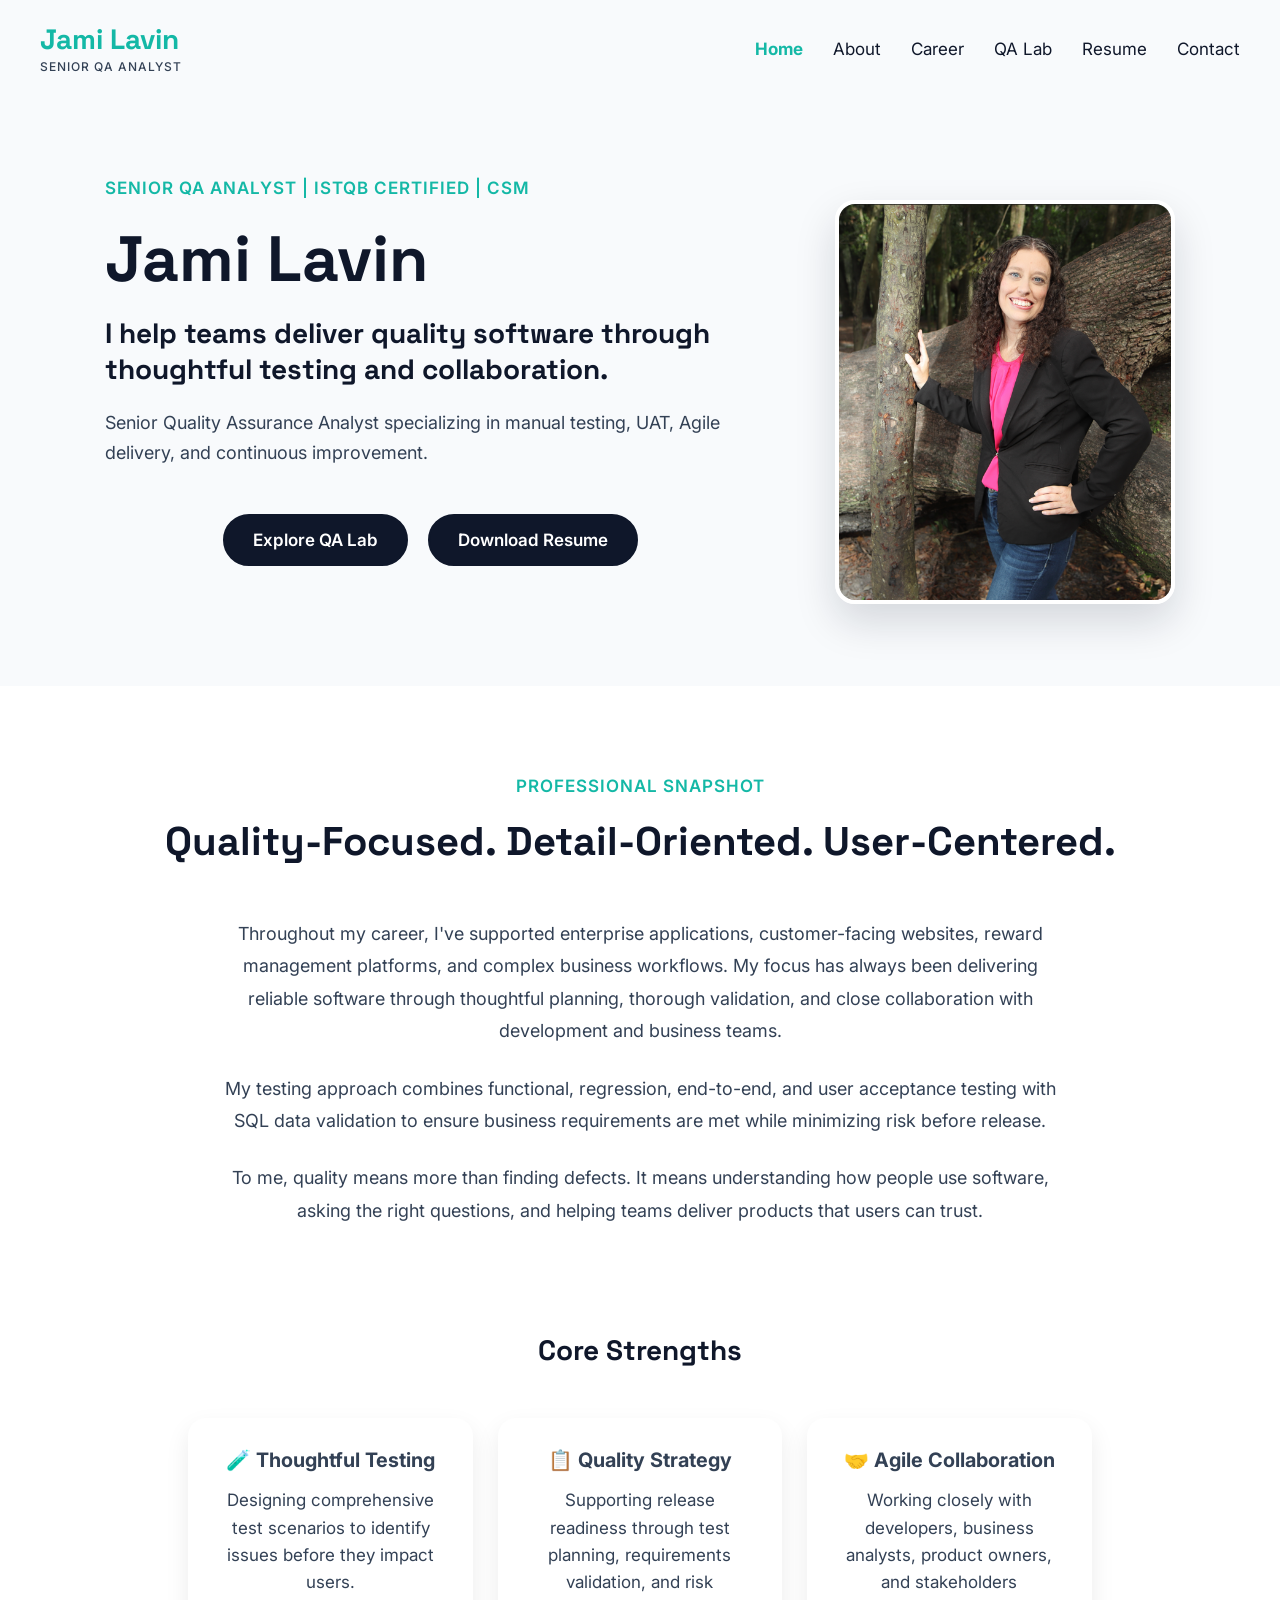
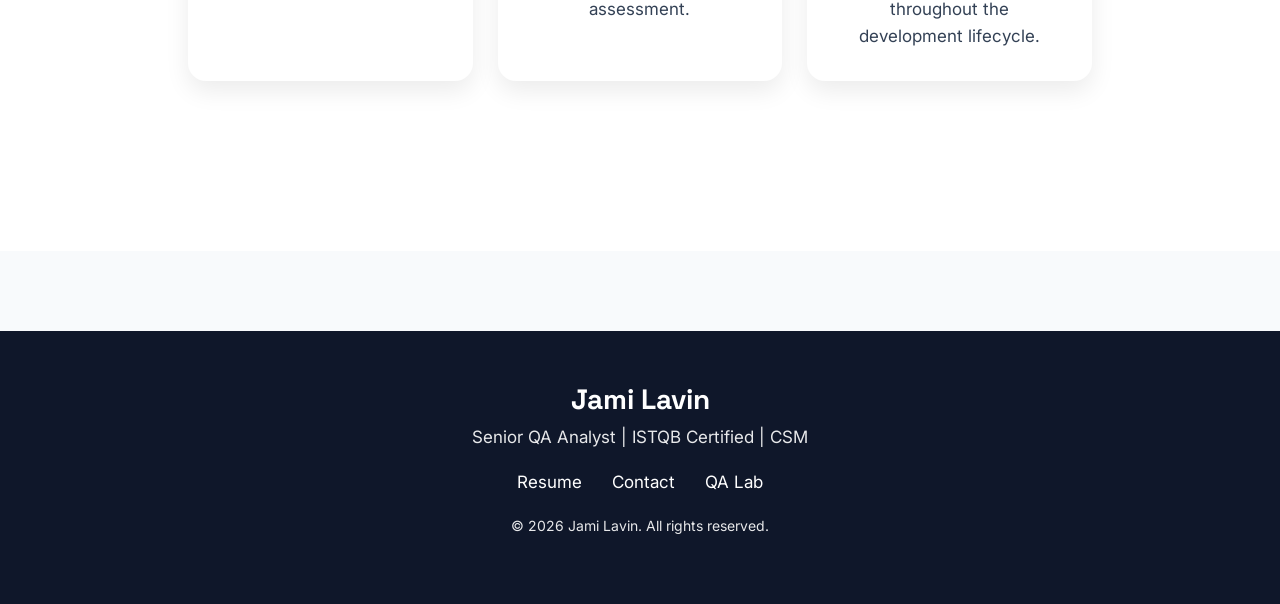
<file: index.html>
<!DOCTYPE html>
<html lang="en">
 <head>
  <meta charset="utf-8">
  <meta content="width=device-width, initial-scale=1.0" name="viewport">
  <title>
   Jami Lavin | QA Portfolio
  </title>
  <link href="css/style.css" rel="stylesheet">
  <link href="https://fonts.googleapis.com/css2?family=Inter:wght@400;500;600;700&family=Space+Grotesk:wght@500;600;700&display=swap" rel="stylesheet">
 </head>
 <body>
  <header>
   <nav class="navbar">
    <div class="logo">
     Jami Lavin
     <span>
      Senior QA Analyst
     </span>
    </div>
    <ul class="nav-links">
     <li>
      <a class="active" href="index.html">
       Home
      </a>
     </li>
     <li>
      <a href="about.html">
       About
      </a>
     </li>
     <li>
      <a href="experience.html">
       Career
      </a>
     </li>
     <li>
      <a href="qa-lab.html">
       QA Lab
      </a>
     </li>
     <li>
      <a href="resume.html">
       Resume
      </a>
     </li>
     <li>
      <a href="contact.html">
       Contact
      </a>
     </li>
    </ul>
   </nav>
  </header>
  <section class="hero">
   <div class="hero-content">
    <p class="section-label">
     SENIOR QA ANALYST | ISTQB CERTIFIED | CSM
    </p>
    <h1>
     Jami Lavin
    </h1>
    <h2>
     I help teams deliver quality software through thoughtful testing and collaboration.
    </h2>
    <p class="intro">
     Senior Quality Assurance Analyst specializing in manual testing, UAT, Agile delivery, and continuous improvement.
    </p>
    <div class="hero-buttons">

    <a class="button" href="qa-lab.html">
        Explore QA Lab
    </a>

        <a class="button"
               href="resume/Jami-Lavin-Resume.pdf"
               target="_blank"
               rel="noopener">
                Download Resume
            </a>

</div>

</div> <!-- closes hero-content -->


   <!-- ADD THIS ENTIRE SECTION -->
   <div class="hero-image">
    <img alt="Professional headshot of Jami Lavin" src="images/jami-headshot.png">
   </div>
  </section>
  <section class="snapshot">
   <div class="section-title">
    <p class="section-label">
     PROFESSIONAL SNAPSHOT
    </p>
    <h2>
     Quality-Focused. Detail-Oriented. User-Centered.
    </h2>
   </div>
   <div class="snapshot-content">
 <p>
    Throughout my career, I've supported enterprise applications,
    customer-facing websites, reward management platforms, and complex
    business workflows. My focus has always been delivering reliable
    software through thoughtful planning, thorough validation, and close
    collaboration with development and business teams.
</p>
  
 <p>
    My testing approach combines functional, regression, end-to-end,
    and user acceptance testing with SQL data validation to ensure
    business requirements are met while minimizing risk before release.
</p>
  <p>
    To me, quality means more than finding defects. It means understanding
    how people use software, asking the right questions, and helping teams
    deliver products that users can trust.
</p>
   </div>
   <section class="highlights">
    <h2>
     Core Strengths
    </h2>
    <div class="highlight-grid">
     <div class="highlight-card">
      <h3>
       🧪 Thoughtful Testing
      </h3>
      <p>
       Designing comprehensive test scenarios to identify issues before they impact users.
      </p>
     </div>
     <div class="highlight-card">
      <h3>
       📋 Quality Strategy
      </h3>
      <p>
       Supporting release readiness through test planning, requirements validation, and risk assessment.
      </p>
     </div>
     <div class="highlight-card">
      <h3>
       🤝 Agile Collaboration
      </h3>
      <p>
       Working closely with developers, business analysts, product owners, and stakeholders throughout the development lifecycle.
      </p>
     </div>
    </div>
   </section>
  </section>
  <footer class="footer">
   <div class="footer-content">
    <h3>
     Jami Lavin
    </h3>
    <p>
     Senior QA Analyst | ISTQB Certified | CSM
    </p>
    <div class="footer-links">
     <a href="resume.html">
      Resume
     </a>
     <a href="contact.html">
      Contact
     </a>
     <a href="qa-lab.html">
      QA Lab
     </a>
    </div>
    <p class="footer-copy">
     &copy; 2026 Jami Lavin. All rights reserved.
    </p>
   </div>
  </footer>
 </body>
</html>
</file>
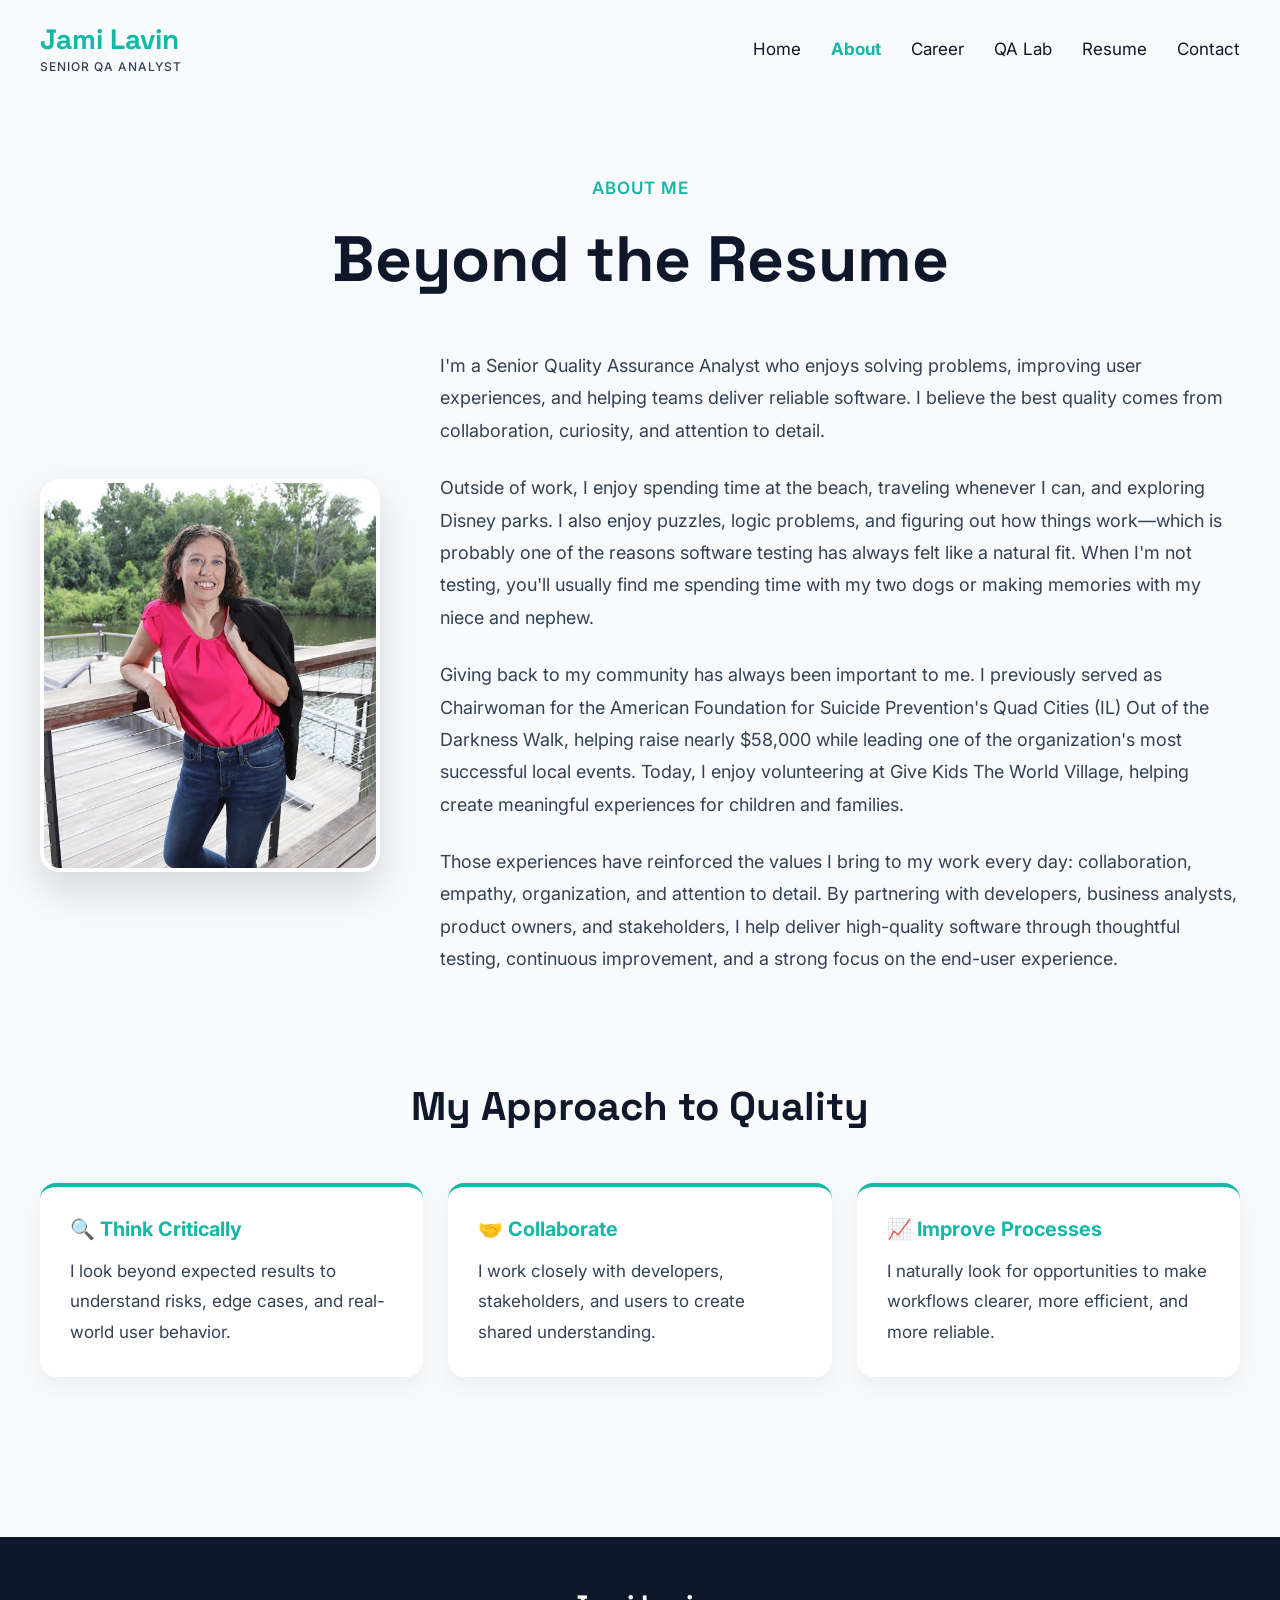
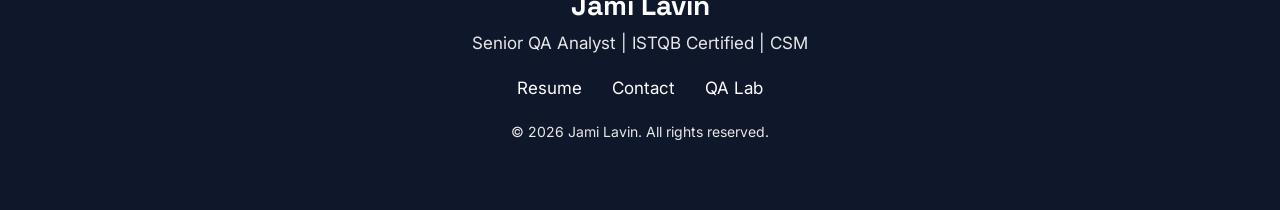
<file: about.html>
<!DOCTYPE html>
<html lang="en">
 <head>
  <meta charset="utf-8">
  <meta content="width=device-width, initial-scale=1.0" name="viewport">
  <title>
   About | Jami Lavin
  </title>
  <link href="css/style.css" rel="stylesheet">
  <link href="https://fonts.googleapis.com/css2?family=Inter:wght@400;500;600;700&family=Space+Grotesk:wght@500;600;700&display=swap" rel="stylesheet">
 </head>
 <body>
  <header>
   <nav class="navbar">
    <div class="logo">
     Jami Lavin
     <span>
      Senior QA Analyst
     </span>
    </div>
    <ul class="nav-links">
     <li>
      <a href="index.html">
       Home
      </a>
     </li>
     <li>
      <a class="active" href="about.html">
       About
      </a>
     </li>
     <li>
      <a href="experience.html">
       Career
      </a>
     </li>
     <li>
      <a href="qa-lab.html">
       QA Lab
      </a>
     </li>
     <li>
      <a href="resume.html">
       Resume
      </a>
     </li>
     <li>
      <a href="contact.html">
       Contact
      </a>
     </li>
    </ul>
   </nav>
  </header>
  <main class="page-container about-page-container">
   <section class="about about-intro">
    <div class="section-title">
     <p class="section-label">
      ABOUT ME
     </p>
     <h1>
      Beyond the Resume
     </h1>
    </div>
    <div class="about-content">
     <div class="about-image">
      <img alt="Jami Lavin" src="images/about-photo.png">
     </div>
     <div class="about-text">
      <p>
       I'm a Senior Quality Assurance Analyst who enjoys solving problems, improving user
    experiences, and helping teams deliver reliable software. I believe
    the best quality comes from collaboration, curiosity, and attention
    to detail.
      </p>
     <p>
    Outside of work, I enjoy spending time at the beach, traveling whenever
    I can, and exploring Disney parks. I also enjoy puzzles, logic problems,
    and figuring out how things work—which is probably one of the reasons
    software testing has always felt like a natural fit. When I'm not testing,
    you'll usually find me spending time with my two dogs or making memories
    with my niece and nephew.
</p>
      <p>
       Giving back to my community has always been important to me. I previously
    served as Chairwoman for the American Foundation for Suicide Prevention's
    Quad Cities (IL) Out of the Darkness Walk, helping raise nearly $58,000 while leading one
    of the organization's most successful local events. Today, I enjoy
    volunteering at Give Kids The World Village, helping create meaningful
    experiences for children and families.
      </p>
      <p>
     Those experiences have reinforced the values I bring to my work every day:
collaboration, empathy, organization, and attention to detail. By partnering
with developers, business analysts, product owners, and stakeholders, I help
deliver high-quality software through thoughtful testing, continuous
improvement, and a strong focus on the end-user experience.
      </p>
     </div>
    </div>
   </section>
   <section class="about quality-approach">
    <div class="section-title">
     <h2>
      My Approach to Quality
     </h2>
    </div>
    <div class="skills-grid">
     <div class="skill-card">
      <h3>
       🔍 Think Critically
      </h3>
      <p>
       I look beyond expected results to understand risks,
edge cases, and real-world user behavior.
      </p>
     </div>
     <div class="skill-card">
      <h3>
       🤝 Collaborate
      </h3>
      <p>
       I work closely with developers, stakeholders,
and users to create shared understanding.
      </p>
     </div>
     <div class="skill-card">
      <h3>
       📈 Improve Processes
      </h3>
      <p>
       I naturally look for opportunities to make
workflows clearer, more efficient, and more reliable.
      </p>
     </div>
    </div>
   </section>
  </main>
  <footer class="footer">
   <div class="footer-content">
    <h3>
     Jami Lavin
    </h3>
    <p>
     Senior QA Analyst | ISTQB Certified | CSM
    </p>
    <div class="footer-links">
     <a href="resume.html">
      Resume
     </a>
     <a href="contact.html">
      Contact
     </a>
     <a href="qa-lab.html">
      QA Lab
     </a>
    </div>
    <p class="footer-copy">
     &copy; 2026 Jami Lavin. All rights reserved.
    </p>
   </div>
  </footer>
 </body>
</html>
</file>
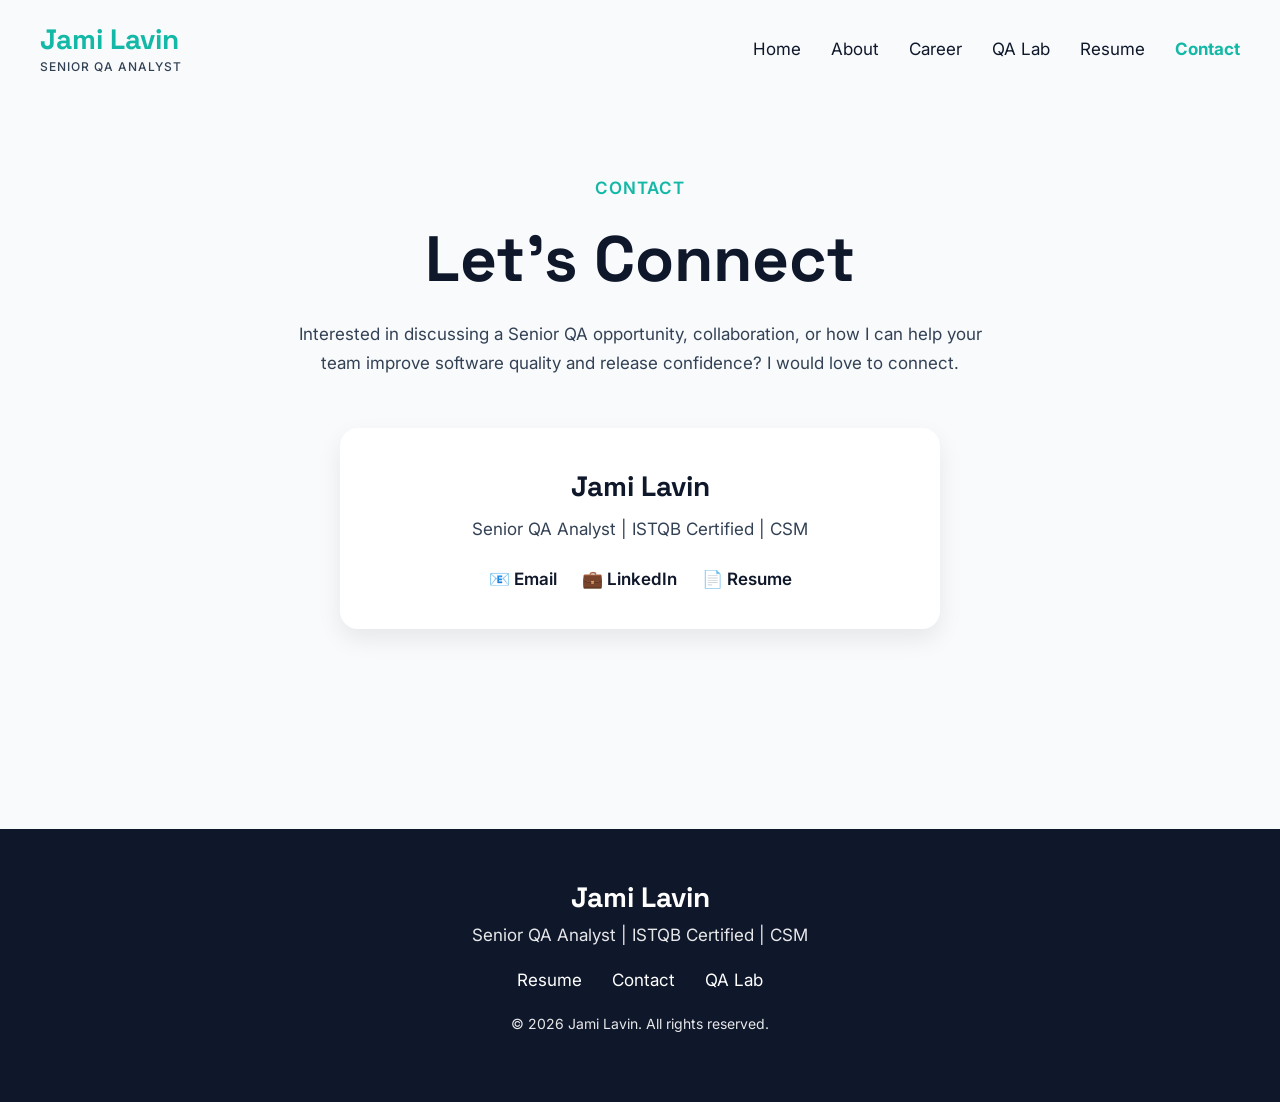
<file: contact.html>
<!DOCTYPE html>
<html lang="en">
 <head>
  <meta charset="utf-8">
  <meta content="width=device-width, initial-scale=1.0" name="viewport">
  <title>
   Contact | Jami Lavin
  </title>
  <link href="css/style.css" rel="stylesheet">
  <link href="https://fonts.googleapis.com/css2?family=Inter:wght@400;500;600;700&family=Space+Grotesk:wght@500;600;700&display=swap" rel="stylesheet">
 </head>
 <body>
  <header>
   <nav class="navbar">
    <div class="logo">
     Jami Lavin
     <span>
      Senior QA Analyst
     </span>
    </div>
    <ul class="nav-links">
     <li>
      <a href="index.html">
       Home
      </a>
     </li>
     <li>
      <a href="about.html">
       About
      </a>
     </li>
     <li>
      <a href="experience.html">
       Career
      </a>
     </li>
     <li>
      <a href="qa-lab.html">
       QA Lab
      </a>
     </li>
     <li>
      <a href="resume.html">
       Resume
      </a>
     </li>
     <li>
      <a class="active" href="contact.html">
       Contact
      </a>
     </li>
    </ul>
   </nav>
  </header>
  <main class="page-container contact-page-container">
   <section class="contact">
    <div class="section-title">
     <p class="section-label">
      CONTACT
     </p>
     <h1>
      Let's Connect
     </h1>
     <p class="qa-intro">
<p class="qa-intro">
    Interested in discussing a Senior QA opportunity, collaboration,
    or how I can help your team improve software quality and release confidence?
    I would love to connect.
</p>
     </p>
    </div>
    <div class="contact-card">
     <h2>
      Jami Lavin
     </h2>
     <p>
      Senior QA Analyst | ISTQB Certified | CSM
     </p>
     <div class="contact-links">
      <a href="mailto:jamilavin@gmail.com">
       📧 Email
      </a>
      <a href="https://www.linkedin.com/in/jami-lavin/" target="_blank" rel="noopener">
       💼 LinkedIn
      </a>
      <a href="resume.html">
       📄 Resume
      </a>
     </div>
    </div>
   </section>
  </main>
  <footer class="footer">
   <div class="footer-content">
    <h3>
     Jami Lavin
    </h3>
    <p>
     Senior QA Analyst | ISTQB Certified | CSM
    </p>
    <div class="footer-links">
     <a href="resume.html">
      Resume
     </a>
     <a href="contact.html">
      Contact
     </a>
     <a href="qa-lab.html">
      QA Lab
     </a>
    </div>
    <p class="footer-copy">
     &copy; 2026 Jami Lavin. All rights reserved.
    </p>
   </div>
  </footer>
 </body>
</html>
</file>
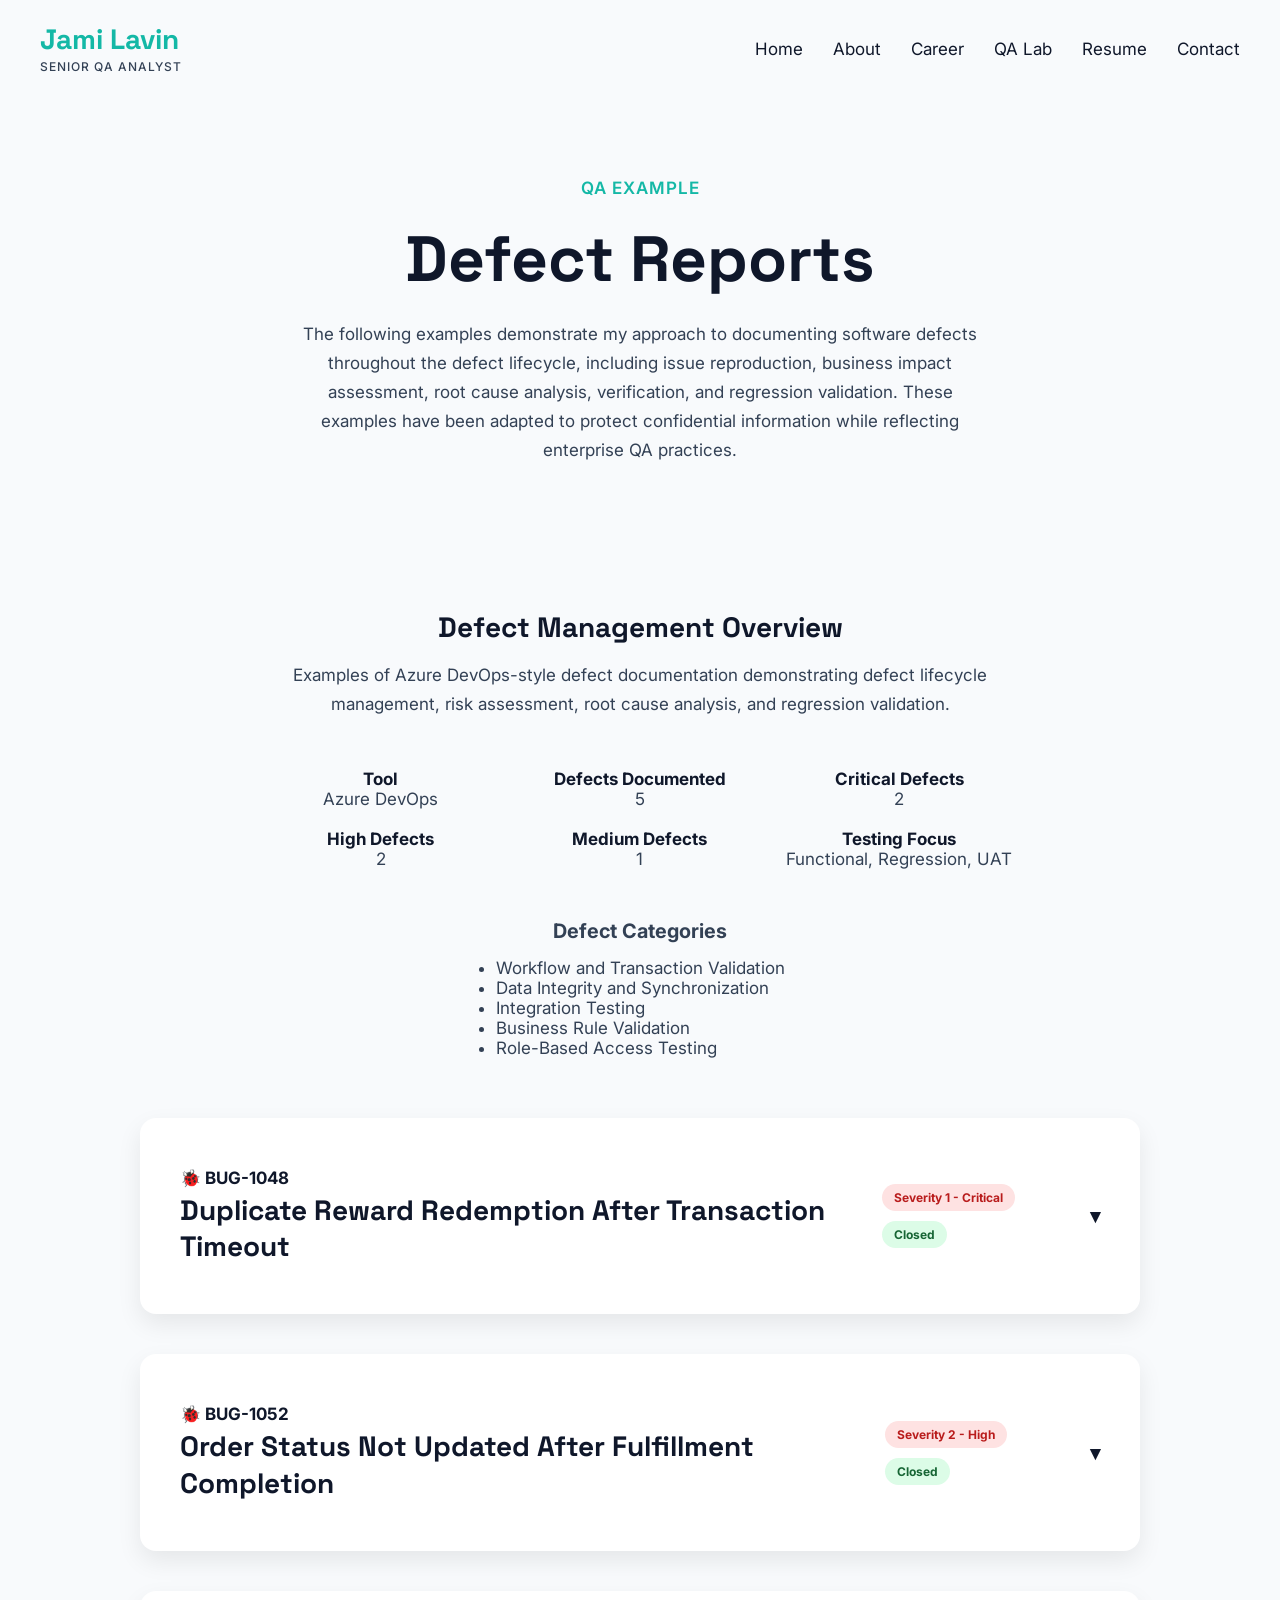
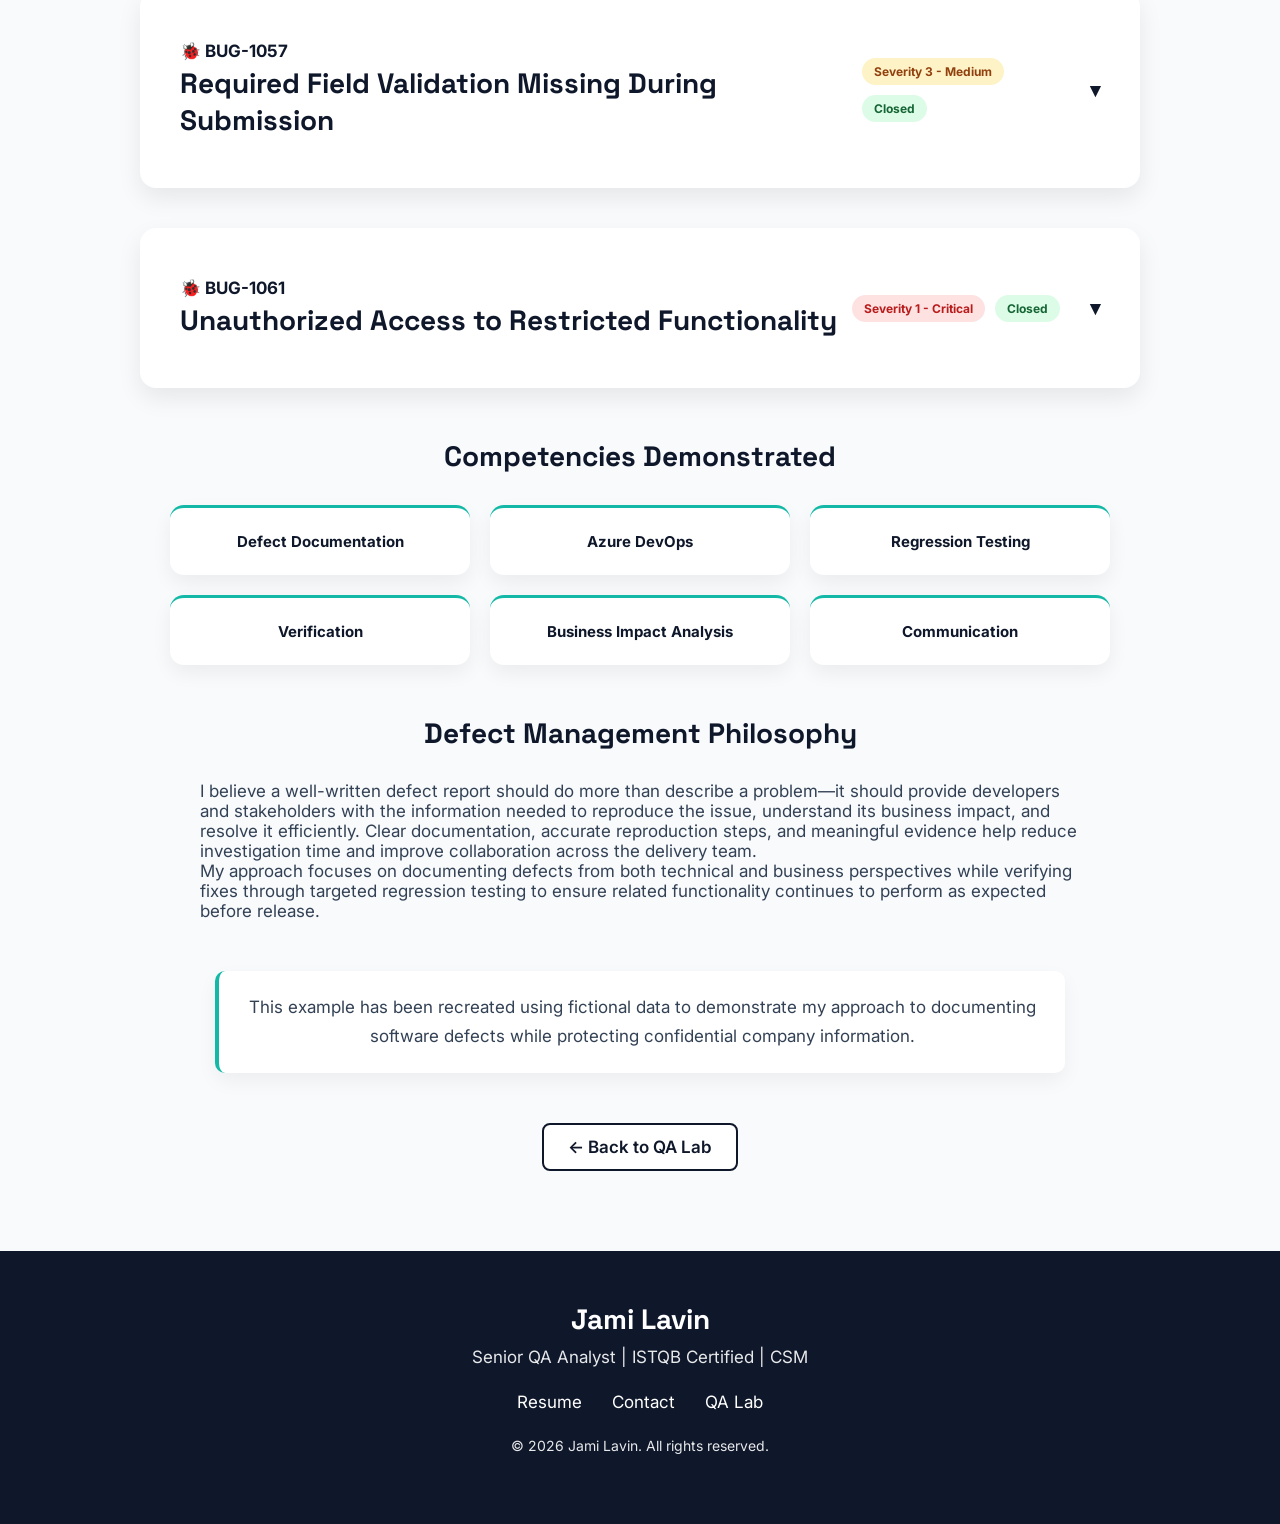
<file: defect-reports.html>
<!DOCTYPE html>
<html lang="en">
 <head>
  <meta charset="utf-8">
  <meta content="width=device-width, initial-scale=1.0" name="viewport">
  <title>
   Defect Reports | Jami Lavin
  </title>
  <link href="css/style.css" rel="stylesheet">
  <link href="https://fonts.googleapis.com/css2?family=Inter:wght@400;500;600;700&family=Space+Grotesk:wght@500;600;700&display=swap" rel="stylesheet">
 </head>
 <body>
  <header>
   <nav class="navbar">
    <div class="logo">
     Jami Lavin
     <span>
      Senior QA Analyst
     </span>
    </div>
    <ul class="nav-links">
     <li>
      <a href="index.html">
       Home
      </a>
     </li>
     <li>
      <a href="about.html">
       About
      </a>
     </li>
     <li>
      <a href="experience.html">
       Career
      </a>
     </li>
     <li>
      <a href="qa-lab.html">
       QA Lab
      </a>
     </li>
     <li>
      <a href="resume.html">
       Resume
      </a>
     </li>
     <li>
      <a href="contact.html">
       Contact
      </a>
     </li>
    </ul>
   </nav>
  </header>
  <main class="page-container defect-page-container">
   <section class="artifact-hero">
    <div class="section-title">
     <p class="section-label">
      QA EXAMPLE
     </p>
     <h1>
      Defect Reports
     </h1>
     <p class="qa-intro">
    The following examples demonstrate my approach to documenting 
    software defects throughout the defect lifecycle, including 
    issue reproduction, business impact assessment, root cause 
    analysis, verification, and regression validation. These 
    examples have been adapted to protect confidential 
    information while reflecting enterprise QA practices.
     </p>
    </div>
   </section>
   <section class="defect-overview">
    <h2>
     Defect Management Overview
    </h2>
    <p>
     Examples of Azure DevOps-style defect documentation demonstrating defect lifecycle management,
risk assessment, root cause analysis, and regression validation.
    </p>
    <div class="work-item-grid">
     <div>
      <strong>
       Tool
      </strong>
      <p>
       Azure DevOps
      </p>
     </div>
     <div>
      <strong>
       Defects Documented
      </strong>
      <p>
       5
      </p>
     </div>
     <div>
      <strong>
       Critical Defects
      </strong>
      <p>
       2
      </p>
     </div>
     <div>
      <strong>
       High Defects
      </strong>
      <p>
       2
      </p>
     </div>
     <div>
      <strong>
       Medium Defects
      </strong>
      <p>
       1
      </p>
     </div>
     <div>
      <strong>
       Testing Focus
      </strong>
      <p>
       Functional, Regression, UAT
      </p>
     </div>
    </div>
    <h3>
     Defect Categories
    </h3>
    <ul>
     <li>
      Workflow and Transaction Validation
     </li>
     <li>
      Data Integrity and Synchronization
     </li>
     <li>
      Integration Testing
     </li>
     <li>
      Business Rule Validation
     </li>
     <li>
      Role-Based Access Testing
     </li>
    </ul>
   </section>
   <details class="defect-work-item">
    <summary class="defect-title">
     <div class="defect-info">
      <p class="bug-id">
       🐞 BUG-1048
      </p>
      <h2>
       Duplicate Reward Redemption After Transaction Timeout
      </h2>
     </div>
     <div class="defect-status">
      <span class="severity high">
       Severity 1 - Critical
      </span>
      <span class="state">
       Closed
      </span>
     </div>
    </summary>
    <div class="defect-summary-grid">
     <div>
      <strong>
       Work Item Type
      </strong>
      <p>
       Bug
      </p>
     </div>
     <div>
      <strong>
       Assigned To
      </strong>
      <p>
       Application Development Team
      </p>
     </div>
     <div>
      <strong>
       Area Path
      </strong>
      <p>
       Reward Management
      </p>
     </div>
     <div>
      <strong>
       Iteration Path
      </strong>
      <p>
       Sprint 13
      </p>
     </div>
     <div>
      <strong>
       Priority
      </strong>
      <p>
       1 - High
      </p>
     </div>
     <div>
      <strong>
       Tool
      </strong>
      <p>
       Azure DevOps
      </p>
     </div>
    </div>
    <div class="defect-section">
     <h3>
      Description
     </h3>
     <p>
      When a reward redemption request experienced a timeout during transaction processing, users could resubmit the request and create a duplicate redemption record.
     </p>
    </div>
    <div class="defect-section">
     <h3>
      Environment
     </h3>
     <ul>
      <li>
       Windows 11
      </li>
      <li>
       Google Chrome
      </li>
      <li>
       QA Environment
      </li>
     </ul>
    </div>
    <div class="defect-section">
     <h3>
      Steps to Reproduce
     </h3>
     <ol>
      <li>
       Log into the Reward Management application.
      </li>
      <li>
       Select an available reward.
      </li>
      <li>
       Submit a redemption request.
      </li>
      <li>
       Simulate a transaction timeout during processing.
      </li>
      <li>
       Retry the redemption request.
      </li>
      <li>
       Review reward transaction history.
      </li>
     </ol>
    </div>
    <div class="defect-section">
     <h3>
      Expected Result
     </h3>
     <p>
      The system should prevent duplicate redemption requests and maintain a single valid transaction record.
     </p>
    </div>
    <div class="defect-section">
     <h3>
      Actual Result
     </h3>
     <p>
      A second redemption record was created after the user retried the transaction.
     </p>
    </div>
    <div class="defect-section">
     <h3>
      Business Impact
     </h3>
     <p>
      Duplicate transactions could result in inaccurate reward balances, financial reconciliation issues, and additional manual correction efforts.
     </p>
    </div>
    <div class="defect-section">
     <h3>
      Root Cause
     </h3>
     <p>
      The application did not properly handle duplicate transaction requests after a timeout event.
     </p>
    </div>
    <div class="defect-section">
     <h3>
      Resolution Notes
     </h3>
     <p>
      Development implemented duplicate transaction handling logic. QA validated the fix through negative testing, regression testing, and transaction workflow validation.
     </p>
    </div>
    <div class="defect-section">
     <h3>
      Related Test Cases
     </h3>
     <p>
      TC-004 Reward Redemption Validation
      <br>
      TC-006 Transaction Error Handling
     </p>
    </div>
   </details>
   <details class="defect-work-item">
    <summary class="defect-title">
     <div class="defect-info">
      <p class="bug-id">
       🐞 BUG-1052
      </p>
      <h2>
       Order Status Not Updated After Fulfillment Completion
      </h2>
     </div>
     <div class="defect-status">
      <span class="severity high">
       Severity 2 - High
      </span>
      <span class="state">
       Closed
      </span>
     </div>
    </summary>
    <div class="defect-summary-grid">
     <div>
      <strong>
       Work Item Type
      </strong>
      <p>
       Bug
      </p>
     </div>
     <div>
      <strong>
       Assigned To
      </strong>
      <p>
       Integration Services Team
      </p>
     </div>
     <div>
      <strong>
       Area Path
      </strong>
      <p>
       Store Ordering Platform
      </p>
     </div>
     <div>
      <strong>
       Iteration Path
      </strong>
      <p>
       Sprint 15
      </p>
     </div>
     <div>
      <strong>
       Priority
      </strong>
      <p>
       1 - High
      </p>
     </div>
     <div>
      <strong>
       Tool
      </strong>
      <p>
       Azure DevOps
      </p>
     </div>
    </div>
    <div class="defect-section">
     <h3>
      Description
     </h3>
     <p>
      Customer orders successfully completed the ordering workflow; however, the customer-facing application
did not reflect the updated fulfillment status after processing was completed.
     </p>
    </div>
    <div class="defect-section">
     <h3>
      Environment
     </h3>
     <ul>
      <li>
       Windows 11
      </li>
      <li>
       Google Chrome
      </li>
      <li>
       QA Environment
      </li>
      <li>
       Integrated Ordering Systems
      </li>
     </ul>
    </div>
    <div class="defect-section">
     <h3>
      Steps to Reproduce
     </h3>
     <ol>
      <li>
       Create a customer order through the ordering application.
      </li>
      <li>
       Verify the order is successfully submitted.
      </li>
      <li>
       Process fulfillment through the backend ordering workflow.
      </li>
      <li>
       Refresh the customer order history page.
      </li>
      <li>
       Review the displayed order status.
      </li>
     </ol>
    </div>
    <div class="defect-section">
     <h3>
      Expected Result
     </h3>
     <p>
      Customer-facing order status should update to reflect the current fulfillment state after processing completion.
     </p>
    </div>
    <div class="defect-section">
     <h3>
      Actual Result
     </h3>
     <p>
      Order status remained in the previous state despite successful fulfillment processing.
     </p>
    </div>
    <div class="defect-section">
     <h3>
      Business Impact
     </h3>
     <p>
      Customers received inaccurate order information, and support teams lacked visibility into the current order lifecycle.
     </p>
    </div>
    <div class="defect-section">
     <h3>
      Root Cause
     </h3>
     <p>
      Status updates were not being correctly synchronized between the fulfillment workflow and the customer-facing application.
     </p>
    </div>
    <div class="defect-section">
     <h3>
      Resolution Notes
     </h3>
     <p>
      Development corrected the status update workflow. QA verified the fix through end-to-end workflow testing,
integration validation, and regression testing.
     </p>
    </div>
    <div class="defect-section">
     <h3>
      Related Test Cases
     </h3>
     <p>
      TC-007 Order Submission Workflow Validation
      <br>
      TC-008 Fulfillment Status Verification
     </p>
    </div>
   </details>
   <details class="defect-work-item">
    <summary class="defect-title">
     <div class="defect-info">
      <p class="bug-id">
       🐞 BUG-1057
      </p>
      <h2>
       Required Field Validation Missing During Submission
      </h2>
     </div>
     <div class="defect-status">
      <span class="severity medium">
       Severity 3 - Medium
      </span>
      <span class="state">
       Closed
      </span>
     </div>
    </summary>
    <div class="defect-summary-grid">
     <div>
      <strong>
       Work Item Type
      </strong>
      <p>
       Bug
      </p>
     </div>
     <div>
      <strong>
       Assigned To
      </strong>
      <p>
       Application Development Team
      </p>
     </div>
     <div>
      <strong>
       Area Path
      </strong>
      <p>
       Enterprise Application
      </p>
     </div>
     <div>
      <strong>
       Iteration Path
      </strong>
      <p>
       Sprint 16
      </p>
     </div>
     <div>
      <strong>
       Priority
      </strong>
      <p>
       2 - Medium
      </p>
     </div>
     <div>
      <strong>
       Tool
      </strong>
      <p>
       Azure DevOps
      </p>
     </div>
    </div>
    <div class="defect-section">
     <h3>
      Description
     </h3>
     <p>
      Users were able to submit a business workflow without completing required information fields.
The application accepted incomplete records that did not meet documented business requirements.
     </p>
    </div>
    <div class="defect-section">
     <h3>
      Environment
     </h3>
     <ul>
      <li>
       Windows 11
      </li>
      <li>
       Google Chrome
      </li>
      <li>
       QA Environment
      </li>
     </ul>
    </div>
    <div class="defect-section">
     <h3>
      Steps to Reproduce
     </h3>
     <ol>
      <li>
       Navigate to the business submission workflow.
      </li>
      <li>
       Leave required fields incomplete.
      </li>
      <li>
       Select Submit.
      </li>
      <li>
       Review the system response.
      </li>
     </ol>
    </div>
    <div class="defect-section">
     <h3>
      Expected Result
     </h3>
     <p>
      The system should prevent submission and display validation messages identifying incomplete required fields.
     </p>
    </div>
    <div class="defect-section">
     <h3>
      Actual Result
     </h3>
     <p>
      The workflow submitted successfully despite required information being missing.
     </p>
    </div>
    <div class="defect-section">
     <h3>
      Business Impact
     </h3>
     <p>
      Incomplete records may create downstream processing delays, manual corrections, and inaccurate reporting.
     </p>
    </div>
    <div class="defect-section">
     <h3>
      Root Cause
     </h3>
     <p>
      Required field validation rules were not applied consistently across the submission workflow.
     </p>
    </div>
    <div class="defect-section">
     <h3>
      Resolution Notes
     </h3>
     <p>
      Development implemented additional validation rules. QA verified the correction through functional testing,
negative testing, and regression validation.
     </p>
    </div>
    <div class="defect-section">
     <h3>
      Related Test Cases
     </h3>
     <p>
      TC-009 Required Field Validation
      <br>
      TC-010 Submission Workflow Regression
     </p>
    </div>
   </details>
   <details class="defect-work-item">
    <summary class="defect-title">
     <div class="defect-info">
      <p class="bug-id">
       🐞 BUG-1061
      </p>
      <h2>
       Unauthorized Access to Restricted Functionality
      </h2>
     </div>
     <div class="defect-status">
      <span class="severity high">
       Severity 1 - Critical
      </span>
      <span class="state">
       Closed
      </span>
     </div>
    </summary>
<div class="defect-summary-grid">
          <div>
      <strong>
       Work Item Type
      </strong>
      <p>
       Bug
      </p>
     </div>
     <div>
      <strong>
       Assigned To
      </strong>
      <p>
       Platform Development Team
      </p>
     </div>
     <div>
      <strong>
       Area Path
      </strong>
      <p>
       Enterprise Application
      </p>
     </div>
     <div>
      <strong>
       Iteration Path
      </strong>
      <p>
       Sprint 17
      </p>
     </div>
     <div>
      <strong>
       Priority
      </strong>
      <p>
       1 - High
      </p>
     </div>
     <div>
      <strong>
       Tool
      </strong>
      <p>
       Azure DevOps
      </p>
     </div>
    </div>
    <div class="defect-section">
     <h3>
      Description
     </h3>
     <p>
      Users assigned a limited access role were able to access functionality intended only for elevated permissions.
The application did not properly enforce role-based access restrictions.
     </p>
    </div>
    <div class="defect-section">
     <h3>
      Environment
     </h3>
     <ul>
      <li>
       Windows 11
      </li>
      <li>
       Google Chrome
      </li>
      <li>
       QA Environment
      </li>
      <li>
       Role-Based Access Configuration
      </li>
     </ul>
    </div>
    <div class="defect-section">
     <h3>
      Steps to Reproduce
     </h3>
     <ol>
      <li>
       Log into the application using a restricted user role.
      </li>
      <li>
       Navigate to administrator-only functionality.
      </li>
      <li>
       Select the restricted feature.
      </li>
      <li>
       Review the system response.
      </li>
     </ol>
    </div>
    <div class="defect-section">
     <h3>
      Expected Result
     </h3>
     <p>
      Users without appropriate permissions should be prevented from accessing restricted functionality and receive an authorization message.
     </p>
    </div>
    <div class="defect-section">
     <h3>
      Actual Result
     </h3>
     <p>
      Restricted functionality was accessible to users without the required permissions.
     </p>
    </div>
    <div class="defect-section">
     <h3>
      Business Impact
     </h3>
     <p>
      Unauthorized access could expose restricted information and allow users to perform actions outside their assigned responsibilities.
     </p>
    </div>
    <div class="defect-section">
     <h3>
      Root Cause
     </h3>
     <p>
      Permission validation was not consistently enforced within the application workflow.
     </p>
    </div>
    <div class="defect-section">
     <h3>
      Resolution Notes
     </h3>
     <p>
      Development updated role-based access validation. QA verified the fix through permission testing,
negative testing, and regression validation.
     </p>
    </div>
    <div class="defect-section">
     <h3>
      Related Test Cases
     </h3>
     <p>
      TC-011 Role-Based Access Validation
      <br>
      TC-012 Security Regression Testing
     </p>
    </div>
   </details>
   <section class="artifact">
    <h2>
     Competencies Demonstrated
    </h2>
    <div class="skills-grid">
     <div class="skill-card">
      <h3>
       Defect Documentation
      </h3>
     </div>
     <div class="skill-card">
      <h3>
       Azure DevOps
      </h3>
     </div>
     <div class="skill-card">
      <h3>
       Regression Testing
      </h3>
     </div>
     <div class="skill-card">
      <h3>
       Verification
      </h3>
     </div>
     <div class="skill-card">
      <h3>
       Business Impact Analysis
      </h3>
     </div>
     <div class="skill-card">
      <h3>
       Communication
      </h3>
     </div>
    </div>
   </section>
   <section class="artifact">

     <section class="artifact">

    <h2>
        Defect Management Philosophy
    </h2>

    <p>
        I believe a well-written defect report should do more than describe a problem—it should provide developers and stakeholders with the information needed to reproduce the issue, understand its business impact, and resolve it efficiently. Clear documentation, accurate reproduction steps, and meaningful evidence help reduce investigation time and improve collaboration across the delivery team.
    </p>

    <p>
        My approach focuses on documenting defects from both technical and business perspectives while verifying fixes through targeted regression testing to ensure related functionality continues to perform as expected before release.
    </p>

</section>
    <p class="portfolio-note">
     This example has been recreated using fictional data to demonstrate my approach to documenting software defects while protecting confidential company information.
    </p>
   </section>
   <div class="hero-buttons">
    <a class="button secondary" href="qa-lab.html">
     &larr; Back to QA Lab
    </a>
   </div>
  </main>
  <footer class="footer">
   <div class="footer-content">
    <h3>
     Jami Lavin
    </h3>
    <p>
     Senior QA Analyst | ISTQB Certified | CSM
    </p>
    <div class="footer-links">
     <a href="resume.html">
      Resume
     </a>
     <a href="contact.html">
      Contact
     </a>
     <a href="qa-lab.html">
      QA Lab
     </a>
    </div>
    <p class="footer-copy">
     &copy; 2026 Jami Lavin. All rights reserved.
    </p>
   </div>
  </footer>
 </body>
</html>
</file>
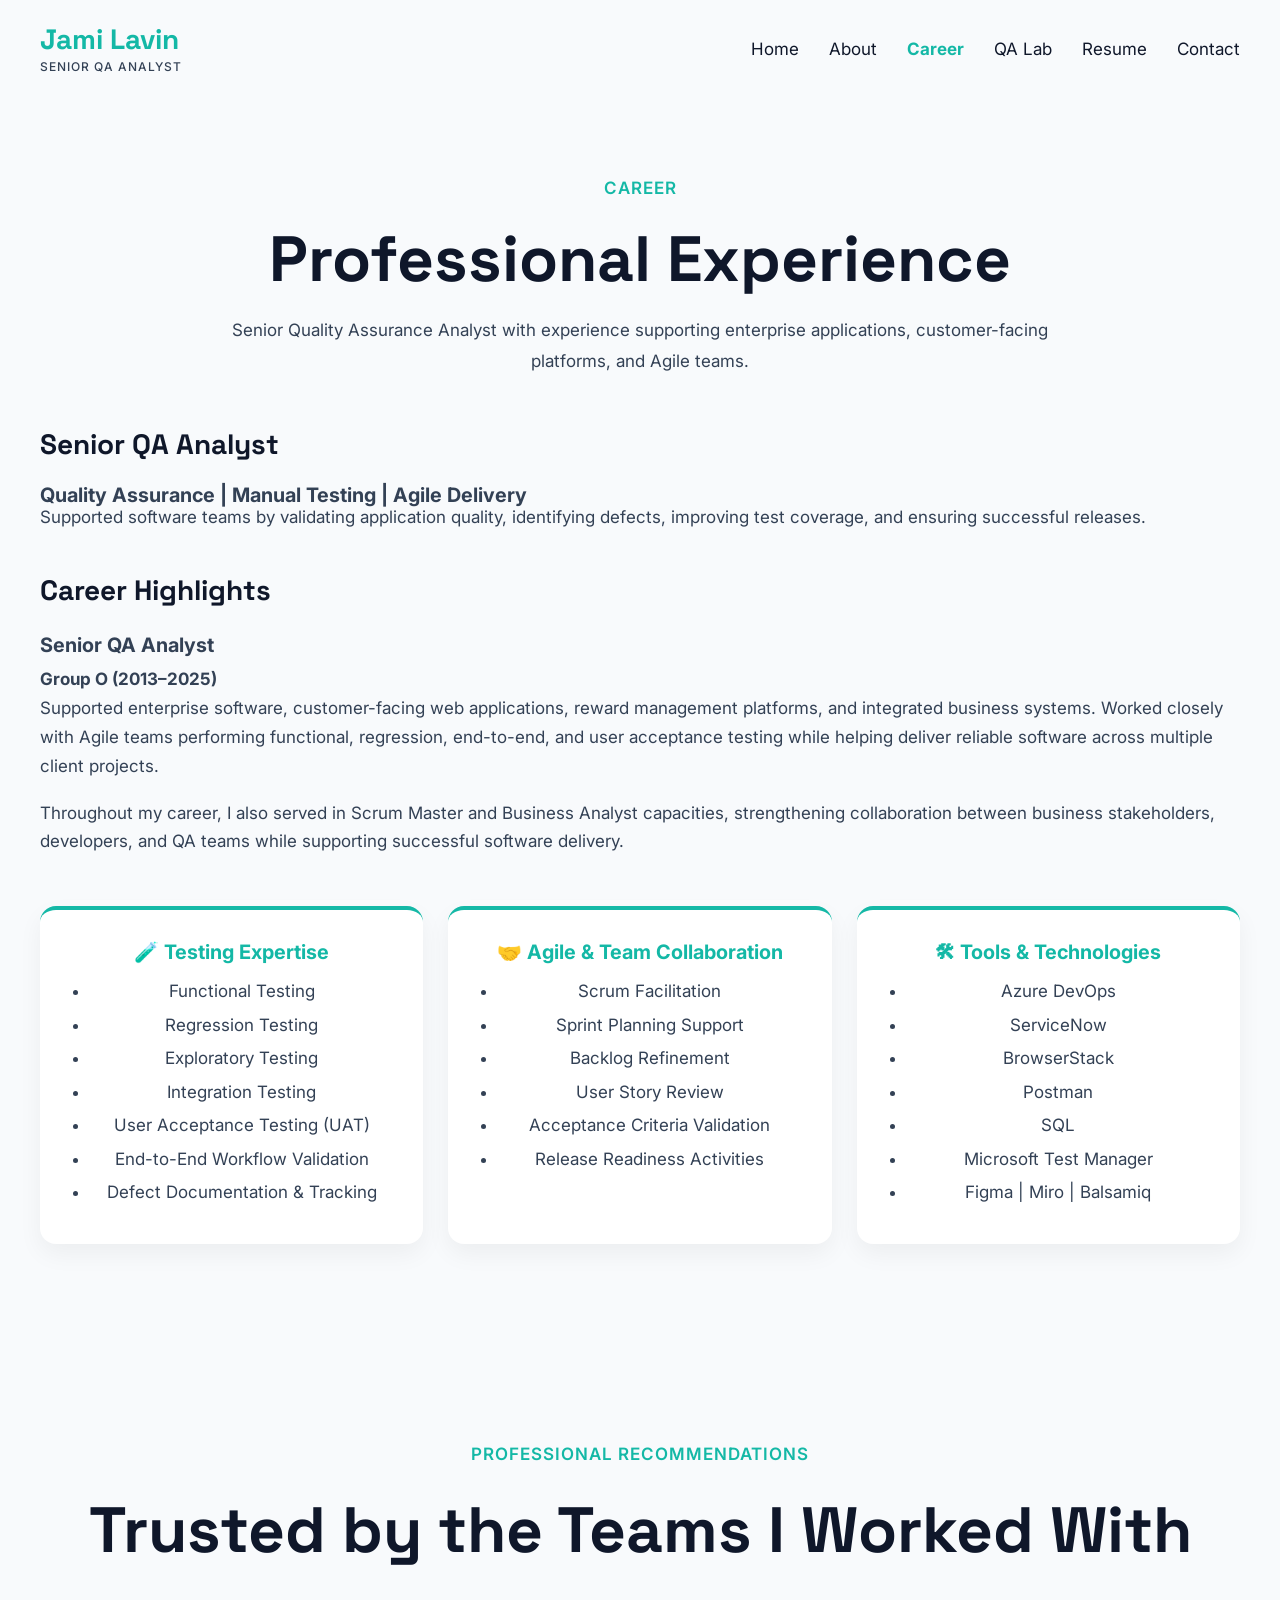
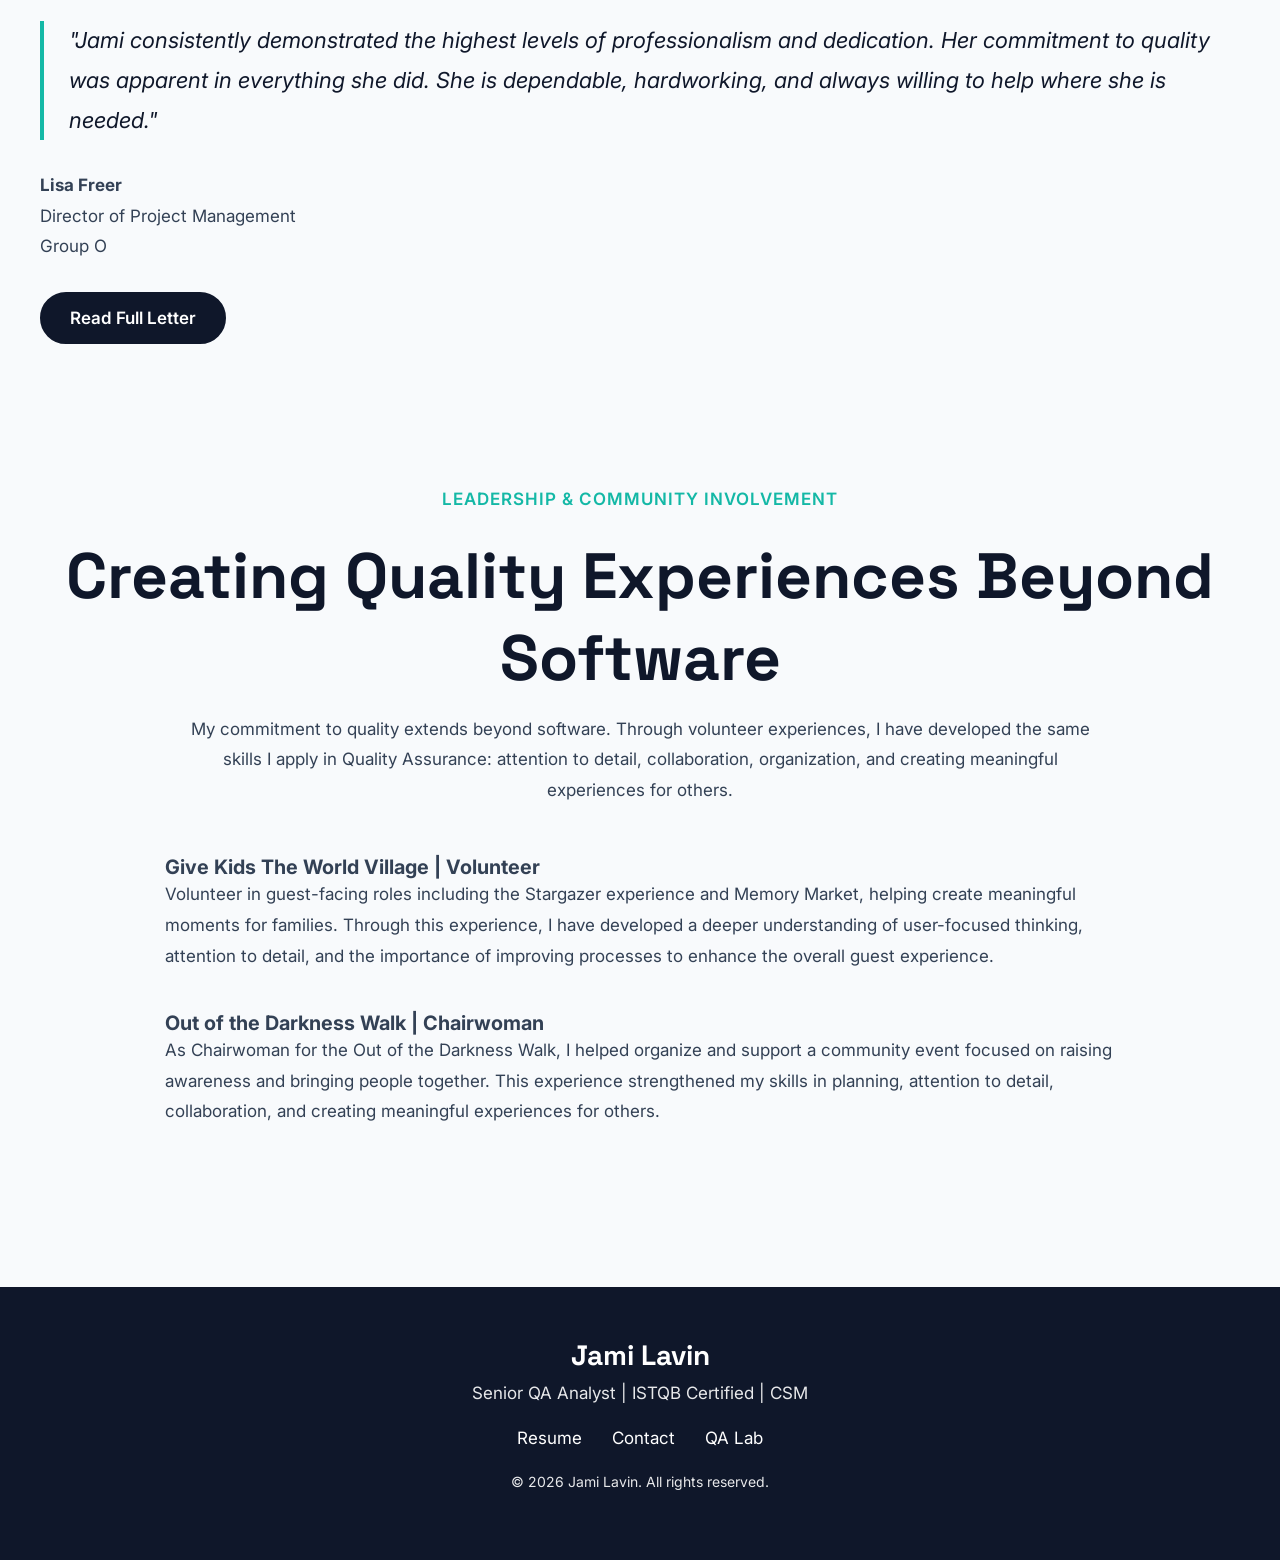
<file: experience.html>
<!DOCTYPE html>
<html lang="en">
 <head>
  <meta charset="utf-8">
  <meta content="width=device-width, initial-scale=1.0" name="viewport">
  <title>
   Experience | Jami Lavin
  </title>
  <link href="css/style.css" rel="stylesheet">
  <link href="https://fonts.googleapis.com/css2?family=Inter:wght@400;500;600;700&family=Space+Grotesk:wght@500;600;700&display=swap" rel="stylesheet">
 </head>
 <body>
  <header>
   <nav class="navbar">
    <div class="logo">
     Jami Lavin
     <span>
      Senior QA Analyst
     </span>
    </div>
    <ul class="nav-links">
     <li>
      <a href="index.html">
       Home
      </a>
     </li>
     <li>
      <a href="about.html">
       About
      </a>
     </li>
     <li>
      <a class="active" href="experience.html">
       Career
      </a>
     </li>
     <li>
      <a href="qa-lab.html">
       QA Lab
      </a>
     </li>
     <li>
      <a href="resume.html">
       Resume
      </a>
     </li>
     <li>
      <a href="contact.html">
       Contact
      </a>
     </li>
    </ul>
   </nav>
  </header>
  <main class="page-container career-page-container">
   <section class="experience-page">
    <div class="section-title">
     <p class="section-label">
      CAREER
     </p>
     <h1>
      Professional Experience
     </h1>
     <p>
      Senior Quality Assurance Analyst with experience supporting enterprise
applications, customer-facing platforms, and Agile teams.
     </p>
    </div>
    <div class="experience-card">
     <h2>
      Senior QA Analyst
     </h2>
     <h3>
      Quality Assurance | Manual Testing | Agile Delivery
     </h3>
     <p>
      Supported software teams by validating application quality,
identifying defects, improving test coverage, and ensuring
successful releases.
     </p>

     <section class="experience-summary">

  <h2 class="career-highlights-title">
    Career Highlights
</h2>

    <div class="career-highlight-content">

        <h3>Senior QA Analyst</h3>

        <p>
            <strong>Group O (2013–2025)</strong><br>
            Supported enterprise software, customer-facing web applications,
            reward management platforms, and integrated business systems.
            Worked closely with Agile teams performing functional,
            regression, end-to-end, and user acceptance testing while
            helping deliver reliable software across multiple client projects.
        </p>

        <p>
            Throughout my career, I also served in Scrum Master and Business
            Analyst capacities, strengthening collaboration between business
            stakeholders, developers, and QA teams while supporting successful
            software delivery.
        </p>

    </div>

</section>
    </div>


     <div class="skills-grid career-cards">
      <div class="skill-card">
       <h3>
        🧪 Testing Expertise
       </h3>
       <ul>
        <li>
         Functional Testing
        </li>
        <li>
         Regression Testing
        </li>
        <li>
         Exploratory Testing
        </li>
        <li>Integration Testing</li>
        <li>
         User Acceptance Testing (UAT)
        </li>
        <li>
         End-to-End Workflow Validation
        </li>
        <li>
         Defect Documentation & Tracking
        </li>
       </ul>
      </div>
      <div class="skill-card">
       <h3>
        🤝 Agile & Team Collaboration
       </h3>
       <ul>
        <li>
         Scrum Facilitation
        </li>
        <li>
         Sprint Planning Support
        </li>
        <li>
         Backlog Refinement
        </li>
        <li>
         User Story Review
        </li>
        <li>
         Acceptance Criteria Validation
        </li>
        <li>
         Release Readiness Activities
        </li>
       </ul>
      </div>
      <div class="skill-card">
       <h3>
        🛠 Tools & Technologies
       </h3>
       <ul>
        <li>
         Azure DevOps
        </li>
        <li>
         ServiceNow
        </li>
        <li>
         BrowserStack
        </li>
        <li>
         Postman
        </li>
        <li>
         SQL
        </li>
        <li>
         Microsoft Test Manager
        </li>
        <li>
         Figma | Miro | Balsamiq
        </li>
       </ul>
      </div>
     </div>
    </div>
   </section>
   <section class="experience-page leadership-section">
    <div class="section-title">

     <section class="experience-page recommendation-section">

    <div class="section-title">

        <p class="section-label">
            PROFESSIONAL RECOMMENDATIONS
        </p>

        <h1>
            Trusted by the Teams I Worked With
        </h1>

    </div>

    <div class="experience-card">

        <blockquote>

            "Jami consistently demonstrated the highest levels of professionalism
            and dedication. Her commitment to quality was apparent in everything
            she did. She is dependable, hardworking, and always willing to help
            where she is needed."

        </blockquote>

        <p class="recommendation-author">

            <strong>Lisa Freer</strong><br>
            Director of Project Management<br>
            Group O

        </p>

        <div class="hero-buttons">

            <a href="recommendations/Jami-Lavin-Recommendation.pdf"
               class="button"
               target="_blank"
               rel="noopener">

                Read Full Letter

            </a>

        </div>

    </div>

</section>
     <p class="section-label">
      LEADERSHIP & COMMUNITY INVOLVEMENT
     </p>
     <h1>
      Creating Quality Experiences Beyond Software
     </h1>
     <p>
      My commitment to quality extends beyond software. Through volunteer 
experiences, I have developed the same skills I apply in Quality Assurance: attention to
detail, collaboration, organization, and creating meaningful experiences
for others.
     </p>
    </div>
    <div class="volunteer-role">
     <h3>
      Give Kids The World Village | Volunteer
     </h3>
     <p>
      Volunteer in guest-facing roles including the Stargazer experience and Memory
Market, helping create meaningful moments for families. Through this experience,
I have developed a deeper understanding of user-focused thinking, attention to
detail, and the importance of improving processes to enhance the overall guest
experience.
     </p>
    </div>
    <div class="volunteer-spacer">
    </div>
    <h3>
     Out of the Darkness Walk | Chairwoman
    </h3>
    <p>
     As Chairwoman for the Out of the Darkness Walk, I helped organize and support
a community event focused on raising awareness and bringing people together.
This experience strengthened my skills in planning, attention to detail,
collaboration, and creating meaningful experiences for others.
    </p>
   </section>
  </main>
  <footer class="footer">
   <div class="footer-content">
    <h3>
     Jami Lavin
    </h3>
    <p>
     Senior QA Analyst | ISTQB Certified | CSM
    </p>
    <div class="footer-links">
     <a href="resume.html">
      Resume
     </a>
     <a href="contact.html">
      Contact
     </a>
     <a href="qa-lab.html">
      QA Lab
     </a>
    </div>
    <p class="footer-copy">
     &copy; 2026 Jami Lavin. All rights reserved.
    </p>
   </div>
  </footer>
 </body>
</html>
</file>
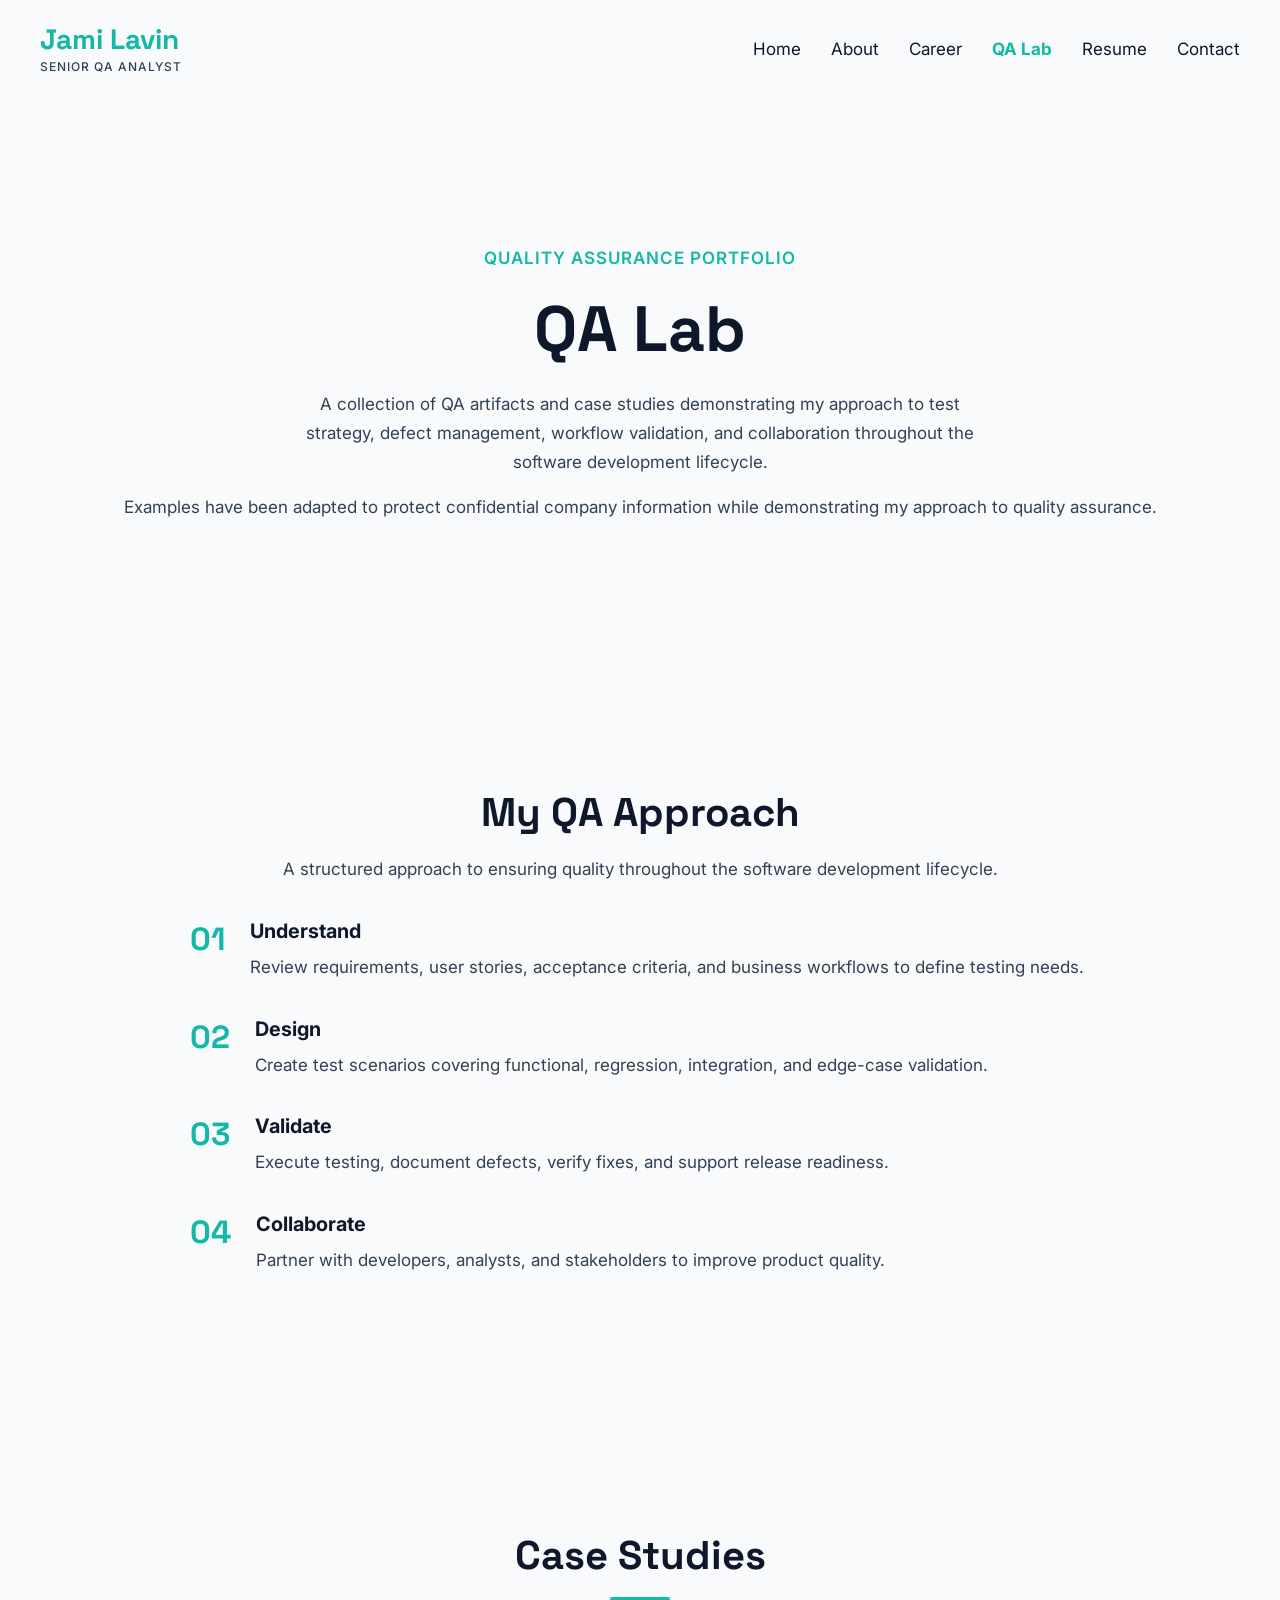
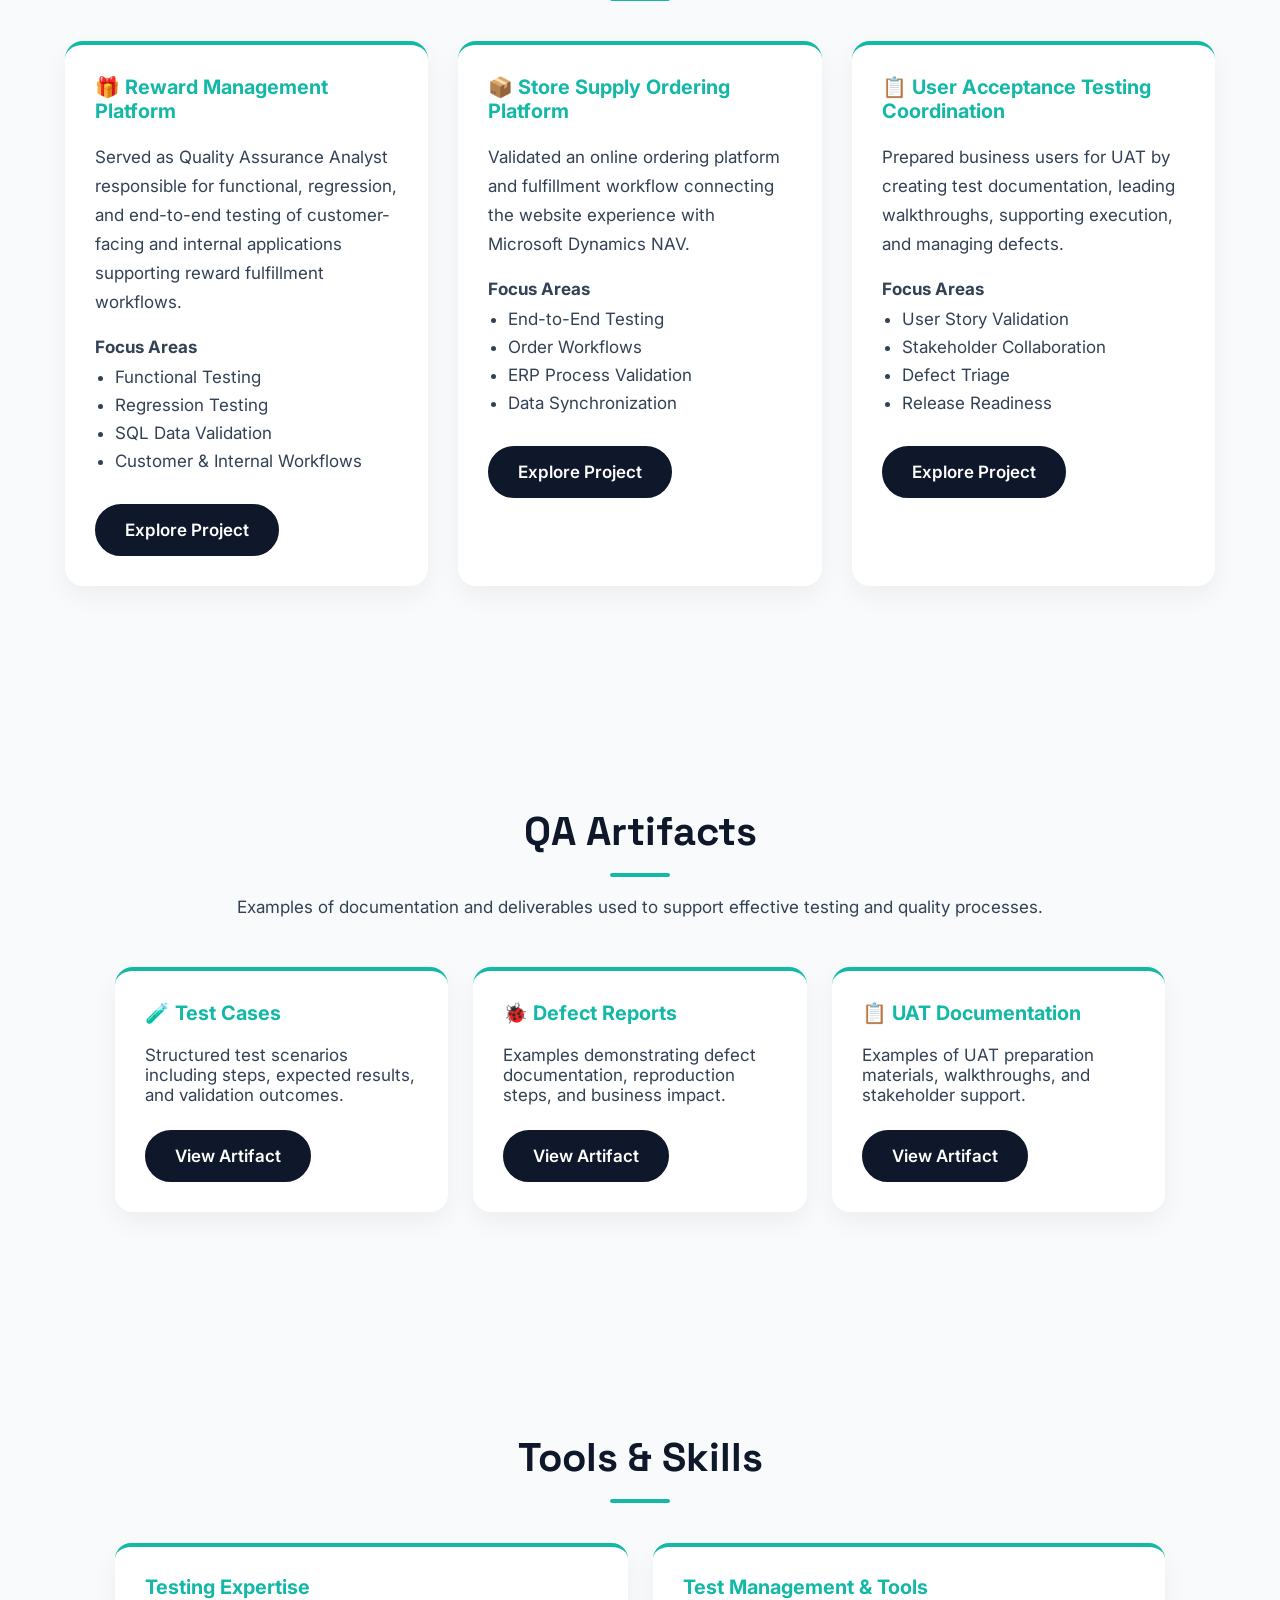
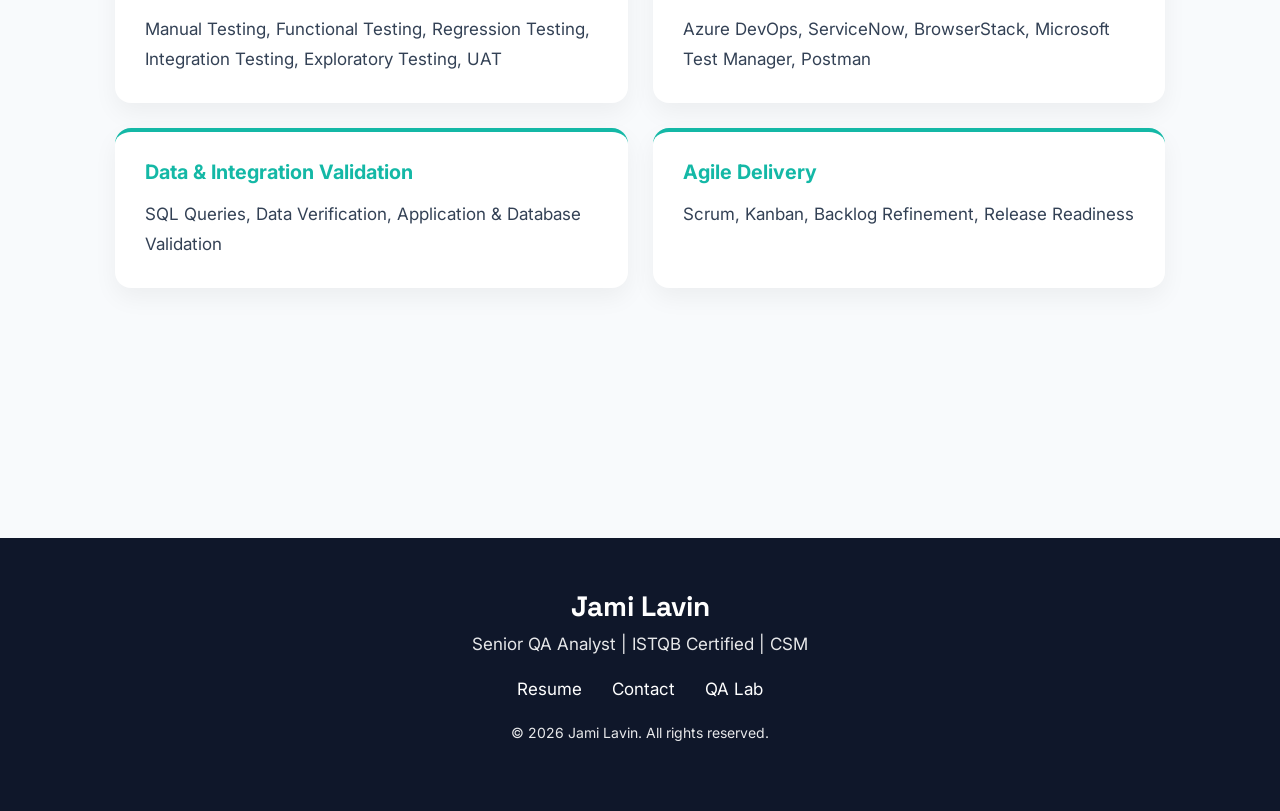
<file: qa-lab.html>
<!DOCTYPE html>
<html lang="en">
 <head>
  <meta charset="utf-8">
  <meta content="width=device-width, initial-scale=1.0" name="viewport">
  <title>
   QA-Lab | Jami Lavin
  </title>
  <link href="css/style.css" rel="stylesheet">
  <link href="https://fonts.googleapis.com/css2?family=Inter:wght@400;500;600;700&family=Space+Grotesk:wght@500;600;700&display=swap" rel="stylesheet">
 </head>
 <body>
  <header>
   <nav class="navbar">
    <div class="logo">
     Jami Lavin
     <span>
      Senior QA Analyst
     </span>
    </div>
    <ul class="nav-links">
     <li>
      <a href="index.html">
       Home
      </a>
     </li>
     <li>
      <a href="about.html">
       About
      </a>
     </li>
     <li>
      <a href="experience.html">
       Career
      </a>
     </li>
     <li>
      <a class="active" href="qa-lab.html">
       QA Lab
      </a>
     </li>
     <li>
      <a href="resume.html">
       Resume
      </a>
     </li>
     <li>
      <a href="contact.html">
       Contact
      </a>
     </li>
    </ul>
   </nav>
  </header>
  <main class="page-container qa-lab-page-container">
   <section class="qa-lab-hero">
    <div class="section-title">
     <p class="section-label">
      QUALITY ASSURANCE PORTFOLIO
     </p>
     <h1>
      QA Lab
     </h1>
     <p class="qa-intro">
      A collection of QA artifacts and case studies demonstrating my approach to test strategy, defect management, workflow validation, and collaboration throughout the software development lifecycle.
     </p>
     <p class="qa-disclaimer">
      Examples have been adapted to protect confidential company information
            while demonstrating my approach to quality assurance.
     </p>
    </div>
   </section>
   <section class="qa-approach qa-lab-section">
    <div class="section-title">
     <h2>
      My QA Approach
     </h2>
     <p>
      A structured approach to ensuring quality throughout the software
            development lifecycle.
     </p>
    </div>
    <div class="qa-process">
     <div class="process-step">
      <span>
       01
      </span>
      <div>
       <h3>
        Understand
       </h3>
       <p>
        Review requirements, user stories, acceptance criteria,
                    and business workflows to define testing needs.
       </p>
      </div>
     </div>
     <div class="process-step">
      <span>
       02
      </span>
      <div>
       <h3>
        Design
       </h3>
       <p>
        Create test scenarios covering functional, regression,
                    integration, and edge-case validation.
       </p>
      </div>
     </div>
     <div class="process-step">
      <span>
       03
      </span>
      <div>
       <h3>
        Validate
       </h3>
       <p>
        Execute testing, document defects, verify fixes,
                    and support release readiness.
       </p>
      </div>
     </div>
     <div class="process-step">
      <span>
       04
      </span>
      <div>
       <h3>
        Collaborate
       </h3>
       <p>
        Partner with developers, analysts, and stakeholders
                    to improve product quality.
       </p>
      </div>
     </div>
    </div>
   </section>
  <section class="projects qa-lab-section">
    <div class="section-title">
     <h2>
      Case Studies
     </h2>
    </div>
    <div class="project-grid">
     <div class="project-card">
      <h3>
       🎁 Reward Management Platform
      </h3>
      <p>
       Served as Quality Assurance Analyst responsible for functional, regression, and end-to-end testing of customer-facing and internal applications supporting reward fulfillment workflows.
      </p>
      <h4>
       Focus Areas
      </h4>
      <ul>
       <li>
        Functional Testing
       </li>
       <li>
        Regression Testing
       </li>
       <li>
        SQL Data Validation
       </li>
       <li>
        Customer & Internal Workflows
       </li>
      </ul>
      <a class="button" href="reward-management.html">
       Explore Project
      </a>
     </div>
     <div class="project-card">
      <h3>
       📦 Store Supply Ordering Platform
      </h3>
      <p>
       Validated an online ordering platform and fulfillment workflow
                connecting the website experience with Microsoft Dynamics NAV.
      </p>
      <h4>
       Focus Areas
      </h4>
      <ul>
       <li>
        End-to-End Testing
       </li>
       <li>
        Order Workflows
       </li>
       <li>
        ERP Process Validation
       </li>
       <li>
        Data Synchronization
       </li>
      </ul>
      <a class="button" href="store-ordering.html">
       Explore Project
      </a>
     </div>
     <div class="project-card">
      <h3>
       📋 User Acceptance Testing Coordination
      </h3>
      <p>
       Prepared business users for UAT by creating test documentation,
                leading walkthroughs, supporting execution, and managing defects.
      </p>
      <h4>
       Focus Areas
      </h4>
      <ul>
       <li>
        User Story Validation
       </li>
       <li>
        Stakeholder Collaboration
       </li>
       <li>
        Defect Triage
       </li>
       <li>
        Release Readiness
       </li>
      </ul>
      <a class="button" href="uat-coordination.html">
       Explore Project
      </a>
     </div>
    </div>
   </section>
<section class="qa-artifacts qa-lab-section">
          <div class="section-title">
     <h2>
      QA Artifacts
     </h2>
     <p>
      Examples of documentation and deliverables used to support
            effective testing and quality processes.
     </p>
    </div>
    <div class="qa-dashboard">
     <div class="qa-card">
      <h3>
       🧪 Test Cases
      </h3>
      <p>
       Structured test scenarios including steps,
                expected results, and validation outcomes.
      </p>
      <a class="button" href="test-cases.html">
       View Artifact
      </a>
     </div>
     <div class="qa-card">
      <h3>
       🐞 Defect Reports
      </h3>
      <p>
       Examples demonstrating defect documentation,
                reproduction steps, and business impact.
      </p>
      <a class="button" href="defect-reports.html">
       View Artifact
      </a>
     </div>
    
     <div class="qa-card">
      <h3>
       📋 UAT Documentation
      </h3>
      <p>
       Examples of UAT preparation materials,
                walkthroughs, and stakeholder support.
      </p>
      <a class="button" href="uat-documents.html">
       View Artifact
      </a>
     </div>
    </div>
   </section>
   <section class="skills qa-lab-section">
    <div class="section-title">
     <h2>
      Tools & Skills
     </h2>
    </div>
    <div class="skills-grid">
     <div class="skill-card">
      <h3>
       Testing Expertise
      </h3>
      <p>
       Manual Testing, Functional Testing, Regression Testing, Integration Testing,
                Exploratory Testing, UAT
      </p>
     </div>
     <div class="skill-card">
      <h3>
       Test Management & Tools
      </h3>
      <p>
       Azure DevOps, ServiceNow, BrowserStack,
                Microsoft Test Manager, Postman
      </p>
     </div>
     <div class="skill-card">
      <h3>
       Data & Integration Validation
      </h3>
      <p>
      SQL Queries, Data Verification, Application & Database Validation
      </p>
     </div>
     <div class="skill-card">
      <h3>
       Agile Delivery
      </h3>
      <p>
       Scrum, Kanban, Backlog Refinement, Release Readiness
      </p>
     </div>
    </div>
   </section>
  </main>
  <footer class="footer">
   <div class="footer-content">
    <h3>
     Jami Lavin
    </h3>
    <p>
     Senior QA Analyst | ISTQB Certified | CSM
    </p>
    <div class="footer-links">
     <a href="resume.html">
      Resume
     </a>
     <a href="contact.html">
      Contact
     </a>
     <a href="qa-lab.html">
      QA Lab
     </a>
    </div>
    <p class="footer-copy">
     &copy; 2026 Jami Lavin. All rights reserved.
    </p>
   </div>
  </footer>
 </body>
</html>
</file>
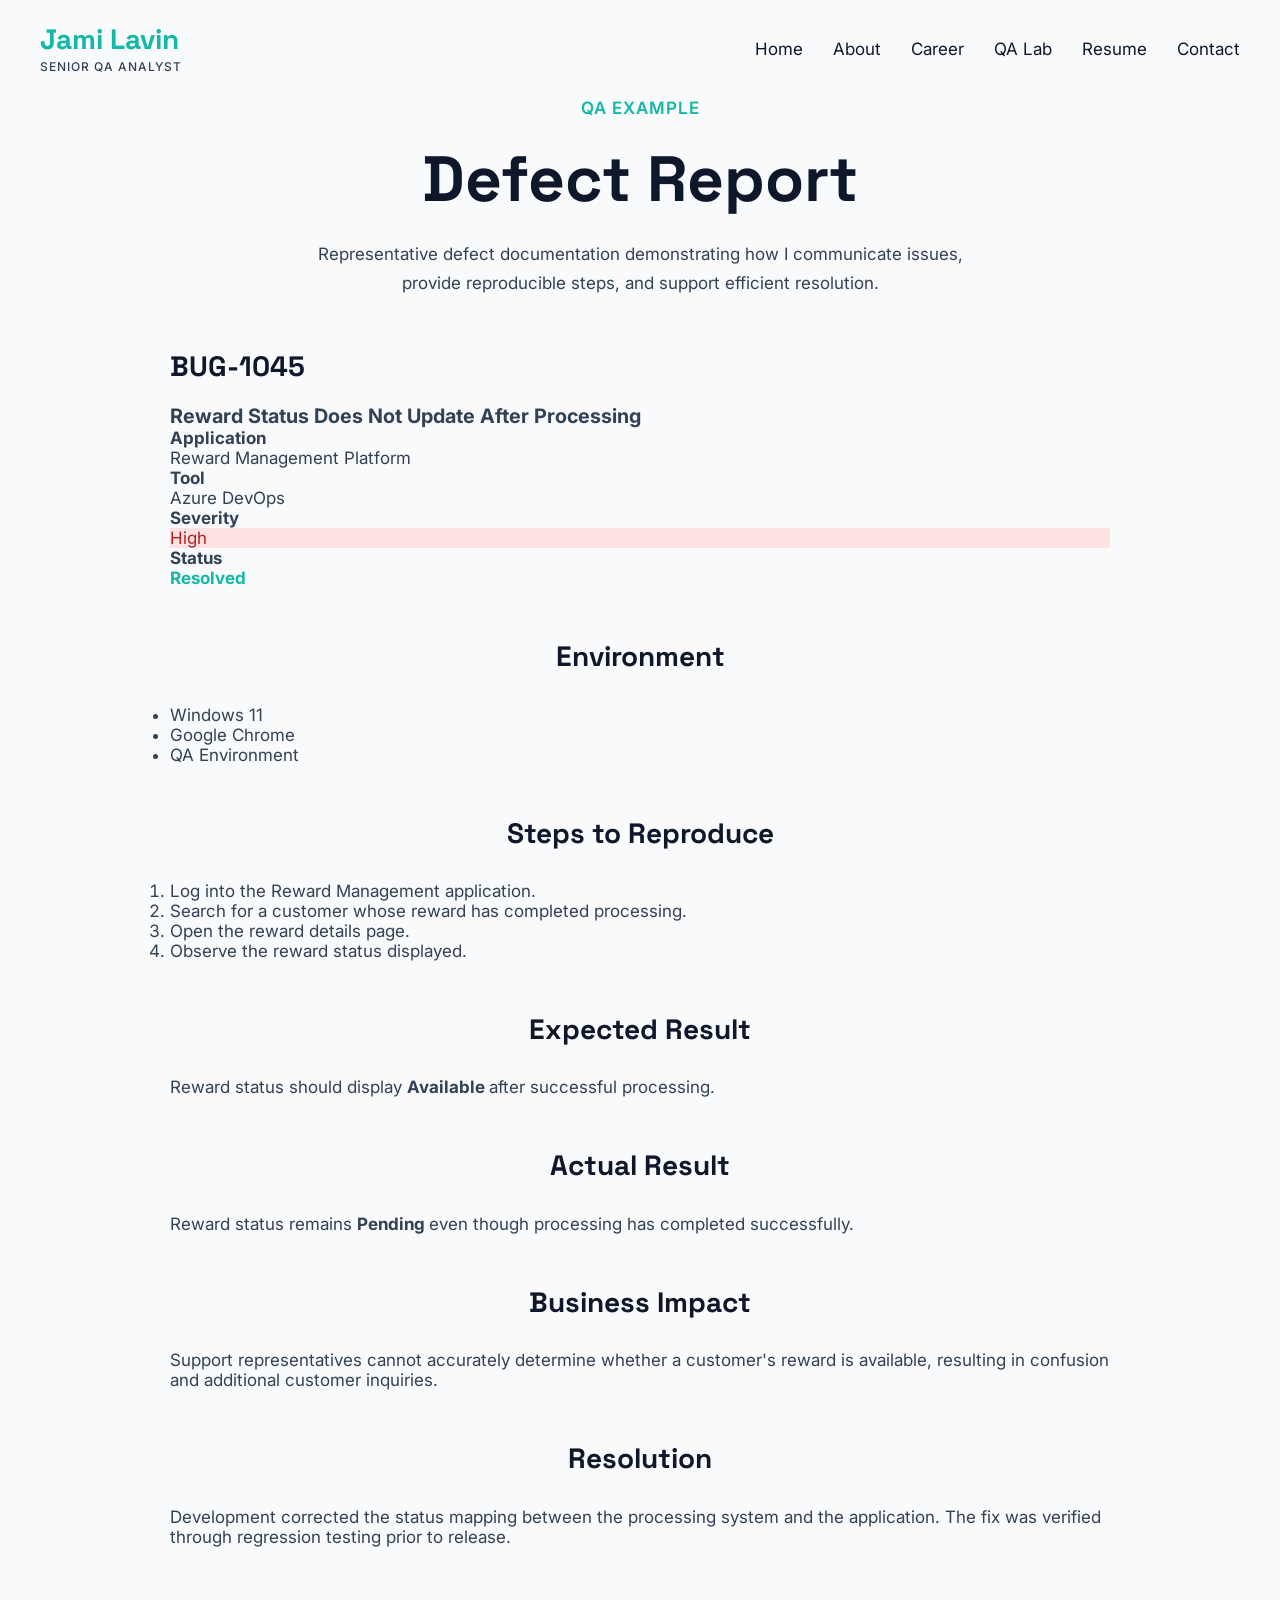
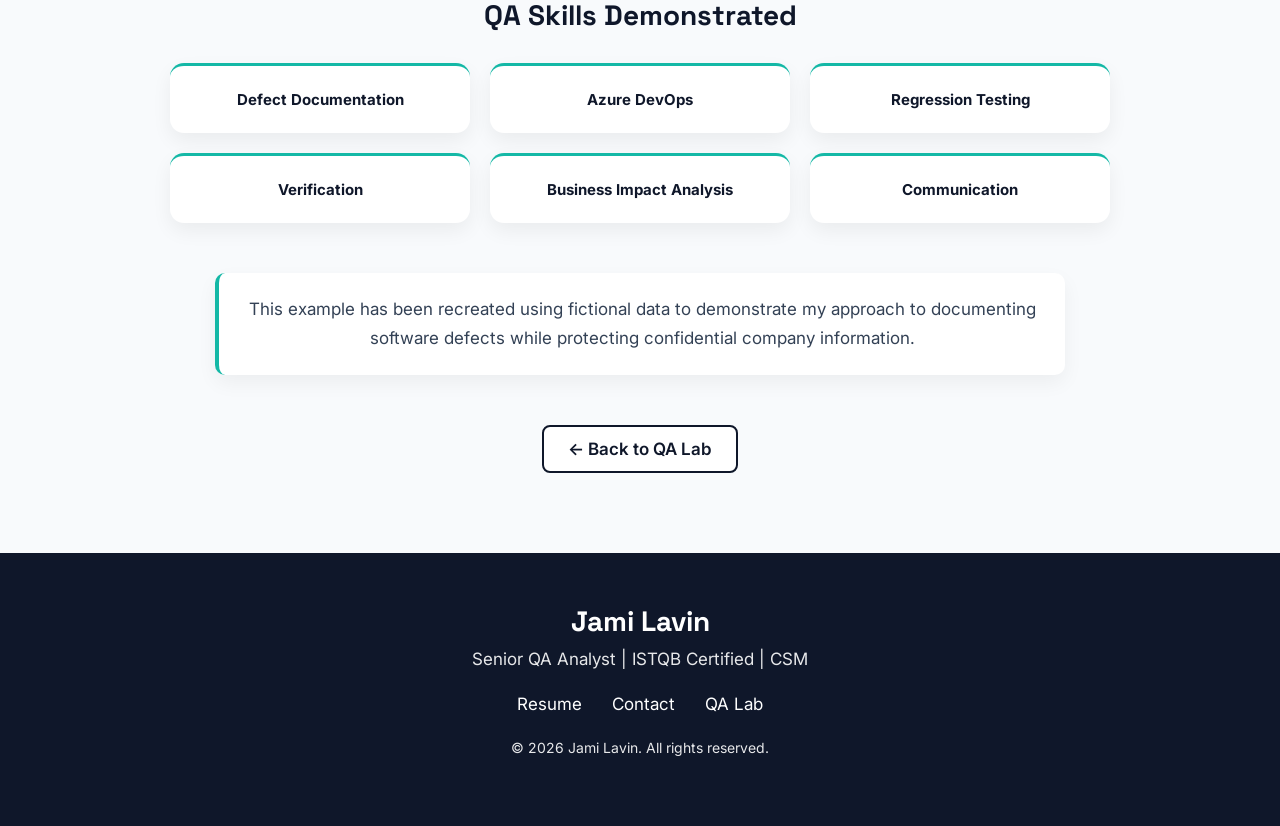
<file: requirements-traceability.html>
<!DOCTYPE html>
<html lang="en">
 <head>
  <meta charset="utf-8">
  <meta content="width=device-width, initial-scale=1.0" name="viewport">
  <title>
   Requirements Traceability | Jami Lavin
  </title>
  <link href="css/style.css" rel="stylesheet">
  <link href="https://fonts.googleapis.com/css2?family=Inter:wght@400;500;600;700&family=Space+Grotesk:wght@500;600;700&display=swap" rel="stylesheet">
 </head>
 <body>
  <header>
   <nav class="navbar">
    <div class="logo">
     Jami Lavin
     <span>
      Senior QA Analyst
     </span>
    </div>
    <ul class="nav-links">
     <li>
      <a href="index.html">
       Home
      </a>
     </li>
     <li>
      <a href="about.html">
       About
      </a>
     </li>
     <li>
      <a href="experience.html">
       Career
      </a>
     </li>
     <li>
      <a href="qa-lab.html">
       QA Lab
      </a>
     </li>
     <li>
      <a href="resume.html">
       Resume
      </a>
     </li>
     <li>
      <a href="contact.html">
       Contact
      </a>
     </li>
    </ul>
   </nav>
  </header>
  <main class="page-container">
   <section class="artifact-hero">
    <div class="section-title">
     <p class="section-label">
      QA EXAMPLE
     </p>
     <h1>
      Defect Report
     </h1>
     <p class="qa-intro">
      Representative defect documentation demonstrating how I communicate issues,
            provide reproducible steps, and support efficient resolution.
     </p>
    </div>
   </section>
   <section class="artifact">
    <div class="artifact-card">
     <h2>
      BUG-1045
     </h2>
     <h3>
      Reward Status Does Not Update After Processing
     </h3>
     <div class="artifact-details">
      <div>
       <strong>
        Application
       </strong>
       <p>
        Reward Management Platform
       </p>
      </div>
      <div>
       <strong>
        Tool
       </strong>
       <p>
        Azure DevOps
       </p>
      </div>
      <div>
       <strong>
        Severity
       </strong>
       <p class="high">
        High
       </p>
      </div>
      <div>
       <strong>
        Status
       </strong>
       <p class="passed">
        Resolved
       </p>
      </div>
     </div>
    </div>
   </section>
   <section class="artifact">
    <h2>
     Environment
    </h2>
    <ul>
     <li>
      Windows 11
     </li>
     <li>
      Google Chrome
     </li>
     <li>
      QA Environment
     </li>
    </ul>
   </section>
   <section class="artifact">
    <h2>
     Steps to Reproduce
    </h2>
    <ol>
     <li>
      Log into the Reward Management application.
     </li>
     <li>
      Search for a customer whose reward has completed processing.
     </li>
     <li>
      Open the reward details page.
     </li>
     <li>
      Observe the reward status displayed.
     </li>
    </ol>
   </section>
   <section class="artifact">
    <h2>
     Expected Result
    </h2>
    <p>
     Reward status should display
     <strong>
      Available
     </strong>
     after successful processing.
    </p>
   </section>
   <section class="artifact">
    <h2>
     Actual Result
    </h2>
    <p>
     Reward status remains
     <strong>
      Pending
     </strong>
     even though processing has completed successfully.
    </p>
   </section>
   <section class="artifact">
    <h2>
     Business Impact
    </h2>
    <p>
     Support representatives cannot accurately determine whether a customer's reward is available, resulting in confusion and additional customer inquiries.
    </p>
   </section>
   <section class="artifact">
    <h2>
     Resolution
    </h2>
    <p>
     Development corrected the status mapping between the processing system and the application. The fix was verified through regression testing prior to release.
    </p>
   </section>
   <section class="artifact">
    <h2>
     QA Skills Demonstrated
    </h2>
    <div class="skills-grid">
     <div class="skill-card">
      <h3>
       Defect Documentation
      </h3>
     </div>
     <div class="skill-card">
      <h3>
       Azure DevOps
      </h3>
     </div>
     <div class="skill-card">
      <h3>
       Regression Testing
      </h3>
     </div>
     <div class="skill-card">
      <h3>
       Verification
      </h3>
     </div>
     <div class="skill-card">
      <h3>
       Business Impact Analysis
      </h3>
     </div>
     <div class="skill-card">
      <h3>
       Communication
      </h3>
     </div>
    </div>
   </section>
   <section class="artifact">
    <p class="portfolio-note">
     This example has been recreated using fictional data to demonstrate my approach to documenting software defects while protecting confidential company information.
    </p>
   </section>
   <div class="hero-buttons">
    <a class="button secondary" href="qa-lab.html">
     &larr; Back to QA Lab
    </a>
   </div>
  </main>
  <footer class="footer">
   <div class="footer-content">
    <h3>
     Jami Lavin
    </h3>
    <p>
     Senior QA Analyst | ISTQB Certified | CSM
    </p>
    <div class="footer-links">
     <a href="resume.html">
      Resume
     </a>
     <a href="contact.html">
      Contact
     </a>
     <a href="qa-lab.html">
      QA Lab
     </a>
    </div>
    <p class="footer-copy">
     &copy; 2026 Jami Lavin. All rights reserved.
    </p>
   </div>
  </footer>
 </body>
</html>
</file>
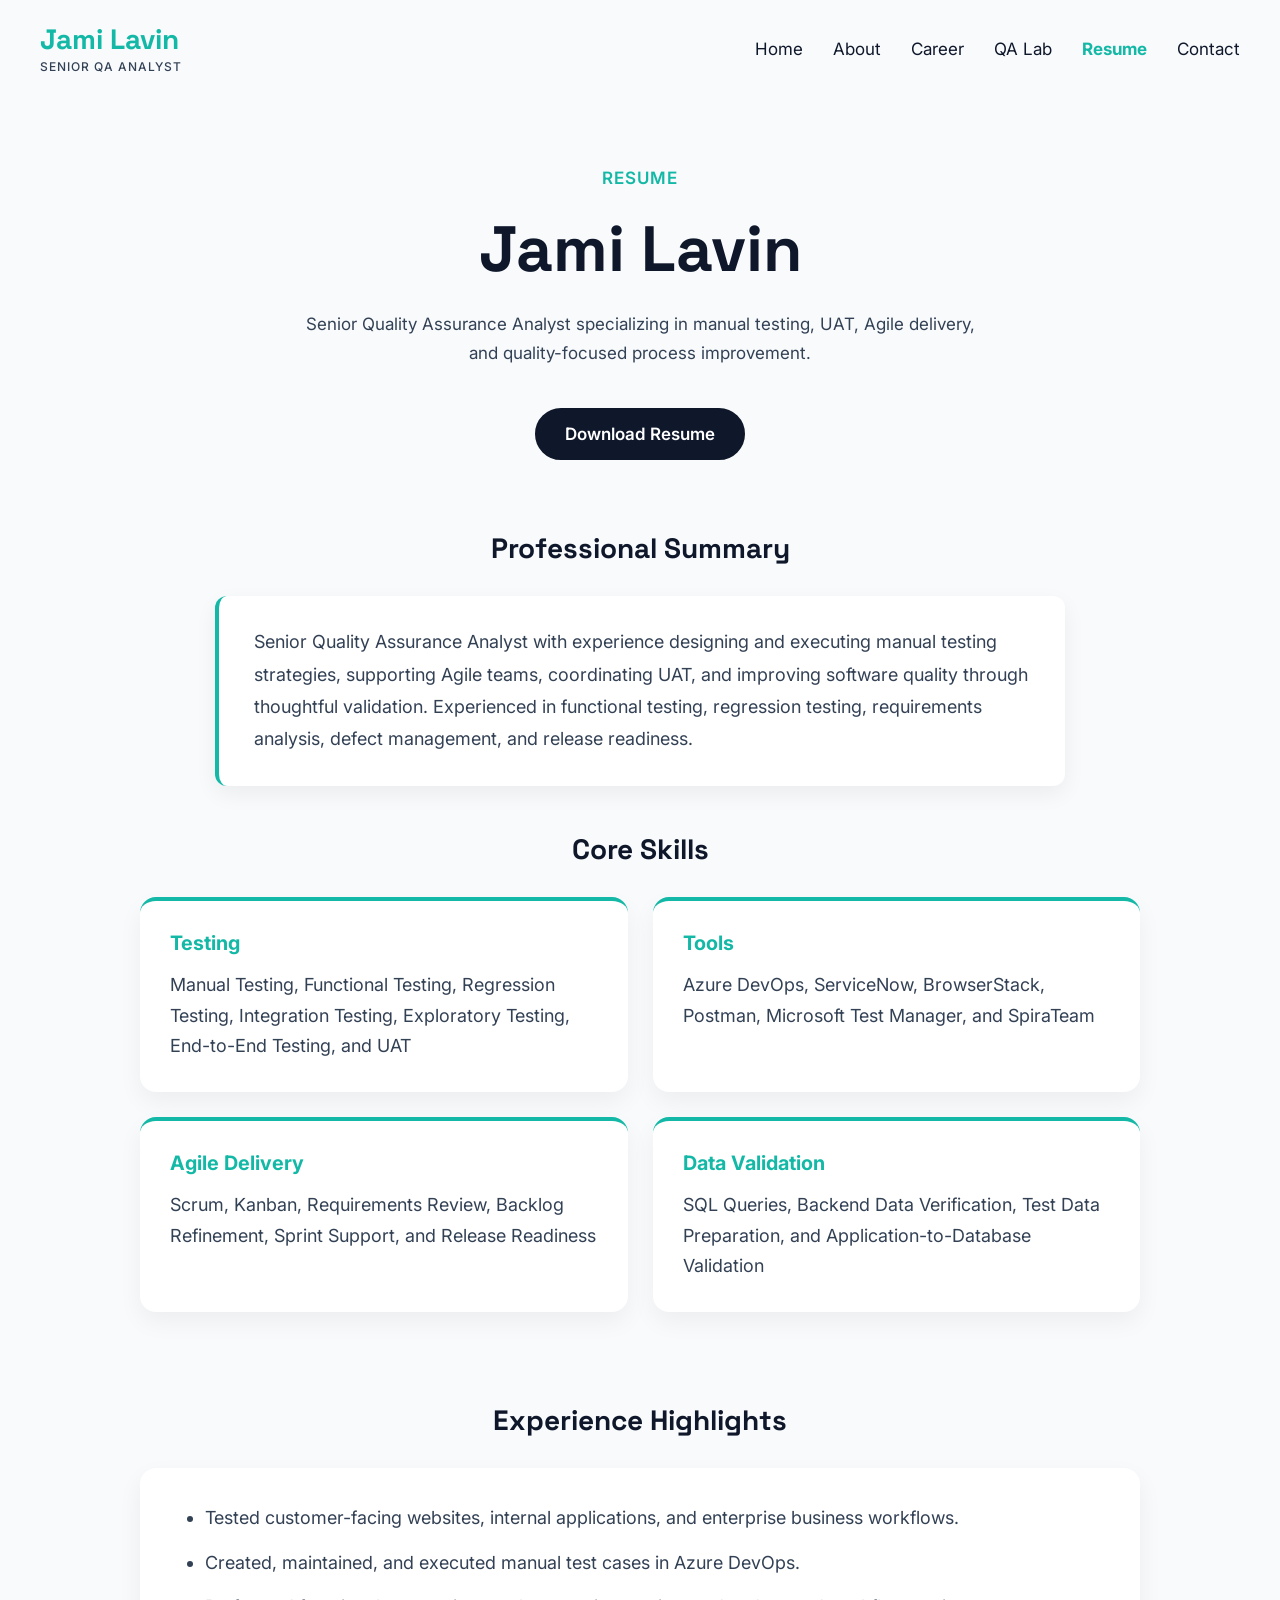
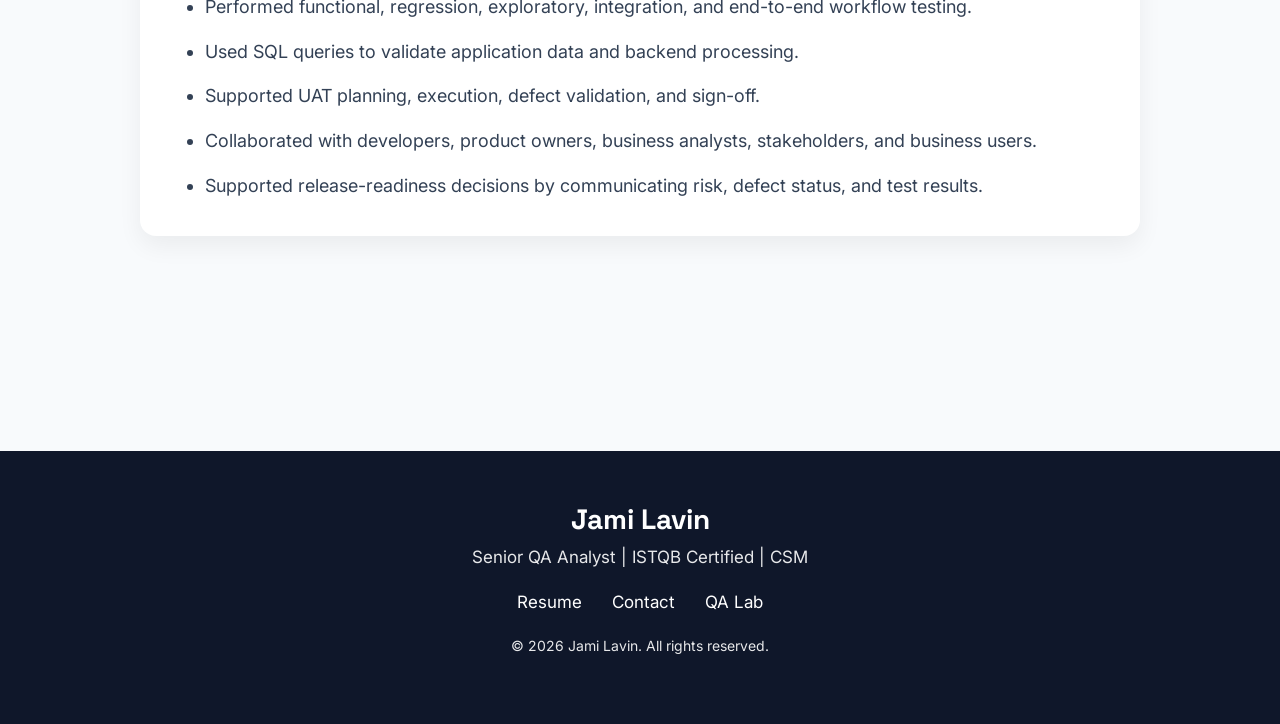
<file: resume.html>
<!DOCTYPE html>
<html lang="en">

<head>

    <meta charset="UTF-8">

    <meta name="viewport" content="width=device-width, initial-scale=1.0">

    <title>Resume | Jami Lavin</title>

    <link rel="stylesheet" href="css/style.css">

    <link
        href="https://fonts.googleapis.com/css2?family=Inter:wght@400;500;600;700&family=Space+Grotesk:wght@500;600;700&display=swap"
        rel="stylesheet">

</head>


<body>


<header>

    <nav class="navbar">

        <div class="logo">
            Jami Lavin
            <span>Senior QA Analyst</span>
        </div>


        <ul class="nav-links">

            <li><a href="index.html">Home</a></li>

            <li><a href="about.html">About</a></li>

            <li><a href="experience.html">Career</a></li>

            <li><a href="qa-lab.html">QA Lab</a></li>

            <li><a class="active" href="resume.html">Resume</a></li>

            <li><a href="contact.html">Contact</a></li>

        </ul>

    </nav>

</header>


<main class="page-container resume-page-container">


    <section class="resume-header">

        <div class="section-title">

            <p class="section-label">
                RESUME
            </p>

            <h1>
                Jami Lavin
            </h1>

            <p class="qa-intro">
                Senior Quality Assurance Analyst specializing in manual testing, UAT,
                Agile delivery, and quality-focused process improvement.
            </p>

        </div>


        <div class="resume-download">

            <a class="button"
               href="resume/Jami-Lavin-Resume.pdf"
               target="_blank"
               rel="noopener">

                Download Resume

            </a>

        </div>

    </section>



    <section class="resume-summary-section">

        <h2>
            Professional Summary
        </h2>

        <p class="resume-summary">
            Senior Quality Assurance Analyst with experience designing and executing manual
            testing strategies, supporting Agile teams, coordinating UAT, and
            improving software quality through thoughtful validation. Experienced
            in functional testing, regression testing, requirements analysis,
            defect management, and release readiness.
        </p>

    </section>



    <section class="resume-section">

        <h2>
            Core Skills
        </h2>


        <div class="skills-grid resume-skills-grid">


            <div class="skill-card">

                <h3>
                    Testing
                </h3>

                <p>
                    Manual Testing, Functional Testing, Regression Testing, Integration Testing,
                    Exploratory Testing, End-to-End Testing, and UAT
                </p>

            </div>


            <div class="skill-card">

                <h3>
                    Tools
                </h3>

                <p>
                    Azure DevOps, ServiceNow, BrowserStack, Postman,
                    Microsoft Test Manager, and SpiraTeam
                </p>

            </div>


            <div class="skill-card">

                <h3>
                    Agile Delivery
                </h3>

                <p>
                    Scrum, Kanban, Requirements Review, Backlog Refinement,
                    Sprint Support, and Release Readiness
                </p>

            </div>


            <div class="skill-card">

                <h3>
                    Data Validation
                </h3>

                <p>
                   SQL Queries, Backend Data Verification, Test Data Preparation, and Application-to-Database Validation
                </p>

            </div>


        </div>

    </section>



    <section class="resume-section resume-highlights">

        <h2>
            Experience Highlights
        </h2>


        <ul>

            <li>
                Tested customer-facing websites, internal applications,
                and enterprise business workflows.
            </li>

            <li>
                Created, maintained, and executed manual test cases in Azure DevOps.
            </li>

            <li>
                Performed functional, regression, exploratory, integration,
                and end-to-end workflow testing.
            </li>

            <li>
                Used SQL queries to validate application data and backend processing.
            </li>

            <li>
                Supported UAT planning, execution, defect validation, and sign-off.
            </li>

            <li>
                Collaborated with developers, product owners, business analysts,
                stakeholders, and business users.
            </li>

            <li>
                Supported release-readiness decisions by communicating risk,
                defect status, and test results.
            </li>

        </ul>

    </section>


</main>



<footer class="footer">

    <div class="footer-content">

        <h3>
            Jami Lavin
        </h3>

        <p>
            Senior QA Analyst | ISTQB Certified | CSM
        </p>


        <div class="footer-links">

            <a href="resume.html">
                Resume
            </a>

            <a href="contact.html">
                Contact
            </a>

            <a href="qa-lab.html">
                QA Lab
            </a>

        </div>


        <p class="footer-copy">
            © 2026 Jami Lavin. All rights reserved.
        </p>

    </div>

</footer>


</body>

</html>
</file>
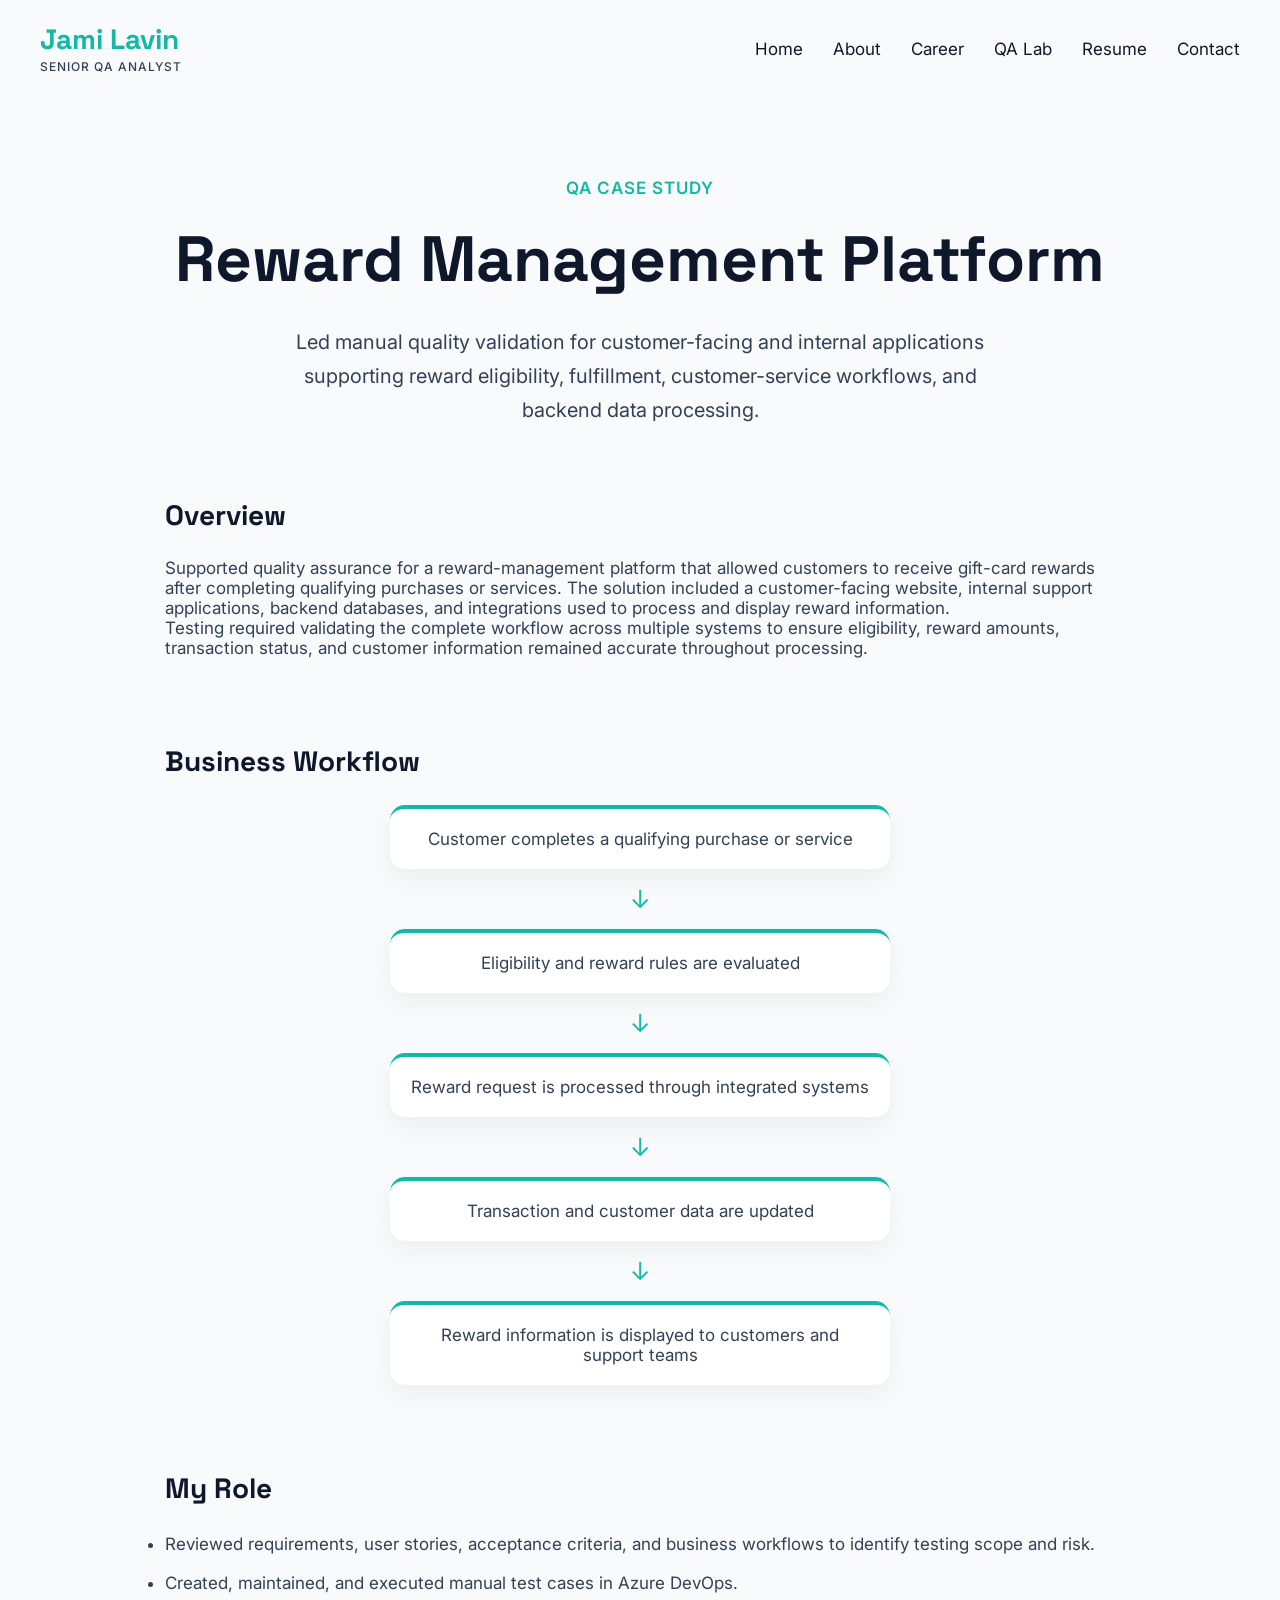
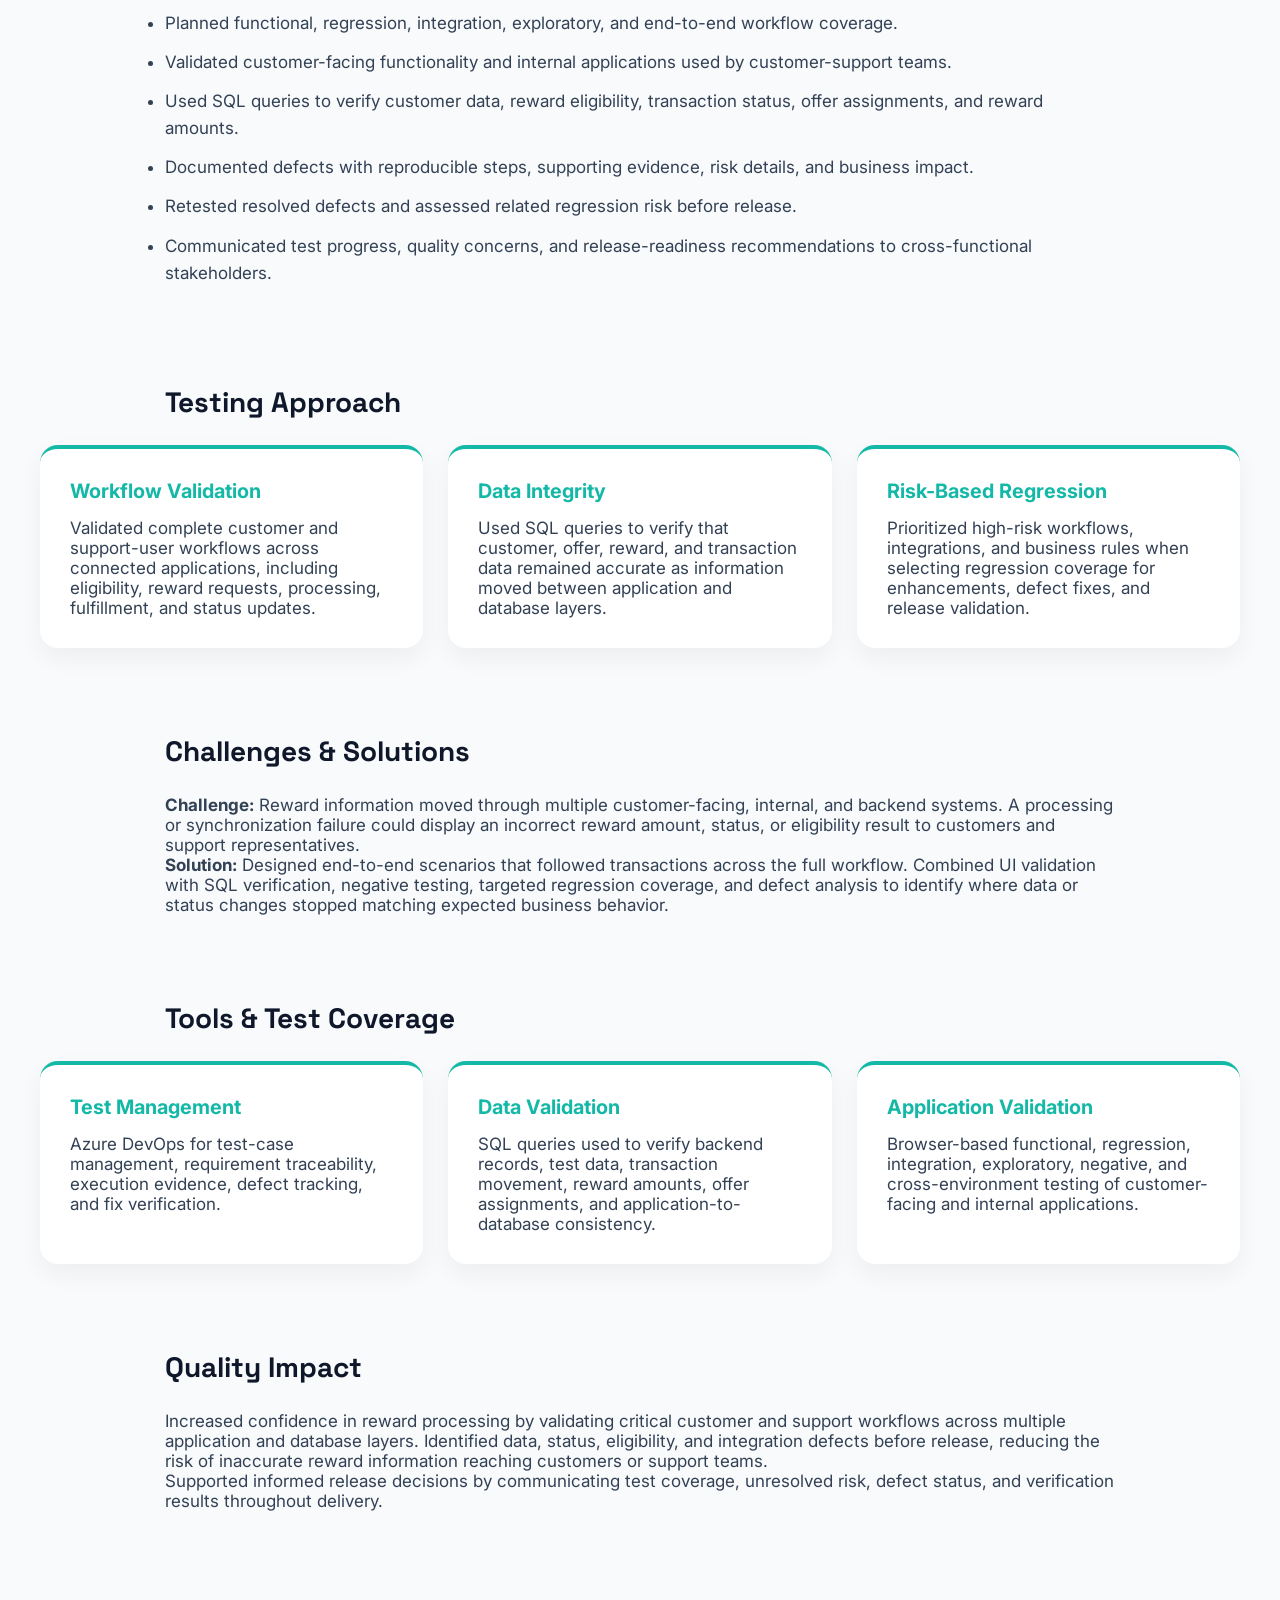
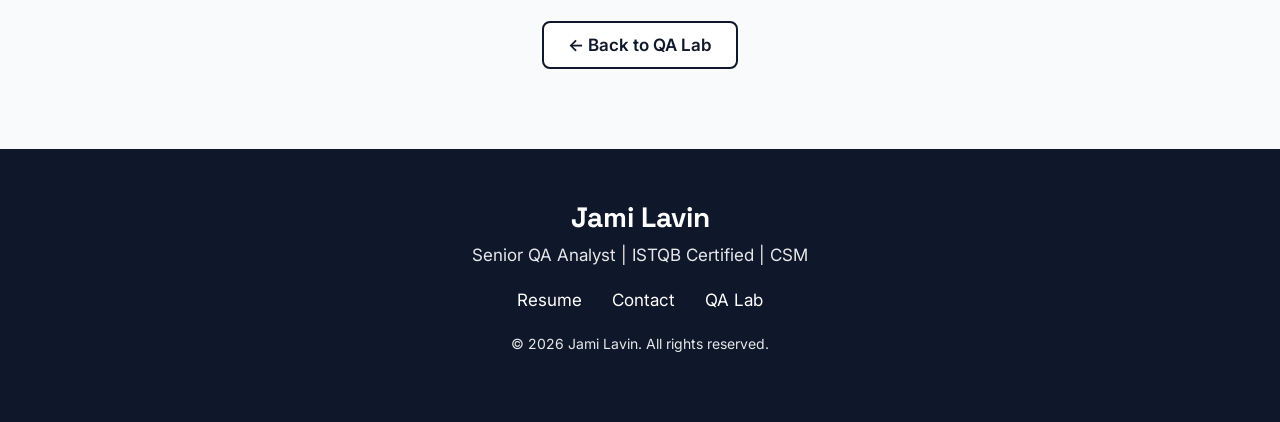
<file: reward-management.html>
<!DOCTYPE html>
<html lang="en">
 <head>
  <meta charset="utf-8">
  <meta content="width=device-width, initial-scale=1.0" name="viewport">
  <title>
   Reward Management | Jami Lavin
  </title>
  <link href="css/style.css" rel="stylesheet">
  <link href="https://fonts.googleapis.com/css2?family=Inter:wght@400;500;600;700&family=Space+Grotesk:wght@500;600;700&display=swap" rel="stylesheet">
 </head>
 <body>
  <header>
   <nav class="navbar">
    <div class="logo">
     Jami Lavin
     <span>
      Senior QA Analyst
     </span>
    </div>
    <ul class="nav-links">
     <li>
      <a href="index.html">
       Home
      </a>
     </li>
     <li>
      <a href="about.html">
       About
      </a>
     </li>
     <li>
      <a href="experience.html">
       Career
      </a>
     </li>
     <li>
      <a href="qa-lab.html">
       QA Lab
      </a>
     </li>
     <li>
      <a href="resume.html">
       Resume
      </a>
     </li>
     <li>
      <a href="contact.html">
       Contact
      </a>
     </li>
    </ul>
   </nav>
  </header>
  <main class="page-container case-study-page-container">

    <section class="case-study">

        <div class="section-title">

            <p class="section-label">
                QA CASE STUDY
            </p>

            <h1>
                Reward Management Platform
            </h1>

            <p class="case-intro">
                Led manual quality validation for customer-facing and internal
                applications supporting reward eligibility, fulfillment,
                customer-service workflows, and backend data processing.
            </p>

        </div>


        <section class="case-section">

            <h2>
                Overview
            </h2>

            <p>
                Supported quality assurance for a reward-management platform that
                allowed customers to receive gift-card rewards after completing
                qualifying purchases or services. The solution included a
                customer-facing website, internal support applications, backend
                databases, and integrations used to process and display reward
                information.
            </p>

            <p>
                Testing required validating the complete workflow across multiple
                systems to ensure eligibility, reward amounts, transaction status,
                and customer information remained accurate throughout processing.
            </p>

        </section>


        <section class="case-section">

            <h2>
                Business Workflow
            </h2>

            <div class="workflow">

                <div>
                    Customer completes a qualifying purchase or service
                </div>

                <span>↓</span>

                <div>
                    Eligibility and reward rules are evaluated
                </div>

                <span>↓</span>

                <div>
                    Reward request is processed through integrated systems
                </div>

                <span>↓</span>

                <div>
                    Transaction and customer data are updated
                </div>

                <span>↓</span>

                <div>
                    Reward information is displayed to customers and support teams
                </div>

            </div>

        </section>


        <section class="case-section">

            <h2>
                My Role
            </h2>

            <ul>

                <li>
                    Reviewed requirements, user stories, acceptance criteria, and
                    business workflows to identify testing scope and risk.
                </li>

                <li>
                    Created, maintained, and executed manual test cases in Azure DevOps.
                </li>

                <li>
                    Planned functional, regression, integration, exploratory, and
                    end-to-end workflow coverage.
                </li>

                <li>
                    Validated customer-facing functionality and internal applications
                    used by customer-support teams.
                </li>

                <li>
                    Used SQL queries to verify customer data, reward eligibility,
                    transaction status, offer assignments, and reward amounts.
                </li>

                <li>
                    Documented defects with reproducible steps, supporting evidence,
                    risk details, and business impact.
                </li>

                <li>
                    Retested resolved defects and assessed related regression risk
                    before release.
                </li>

                <li>
                    Communicated test progress, quality concerns, and release-readiness
                    recommendations to cross-functional stakeholders.
                </li>

            </ul>

        </section>


        <section class="case-section">

            <h2>
                Testing Approach
            </h2>

            <div class="case-grid">

                <div class="case-card">

                    <h3>
                        Workflow Validation
                    </h3>

                    <p>
                        Validated complete customer and support-user workflows across
                        connected applications, including eligibility, reward requests,
                        processing, fulfillment, and status updates.
                    </p>

                </div>


                <div class="case-card">

                    <h3>
                        Data Integrity
                    </h3>

                    <p>
                        Used SQL queries to verify that customer, offer, reward, and
                        transaction data remained accurate as information moved between
                        application and database layers.
                    </p>

                </div>


                <div class="case-card">

                    <h3>
                        Risk-Based Regression
                    </h3>

                    <p>
                        Prioritized high-risk workflows, integrations, and business
                        rules when selecting regression coverage for enhancements,
                        defect fixes, and release validation.
                    </p>

                </div>

            </div>

        </section>


        <section class="case-section">

            <h2>
                Challenges & Solutions
            </h2>

            <p>
                <strong>Challenge:</strong>
                Reward information moved through multiple customer-facing,
                internal, and backend systems. A processing or synchronization
                failure could display an incorrect reward amount, status, or
                eligibility result to customers and support representatives.
            </p>

            <p>
                <strong>Solution:</strong>
                Designed end-to-end scenarios that followed transactions across
                the full workflow. Combined UI validation with SQL verification,
                negative testing, targeted regression coverage, and defect analysis
                to identify where data or status changes stopped matching expected
                business behavior.
            </p>

        </section>


        <section class="case-section">

            <h2>
                Tools & Test Coverage
            </h2>

            <div class="case-grid">

                <div class="case-card">

                    <h3>
                        Test Management
                    </h3>

                    <p>
                        Azure DevOps for test-case management, requirement traceability,
                        execution evidence, defect tracking, and fix verification.
                    </p>

                </div>


                <div class="case-card">

                    <h3>
                        Data Validation
                    </h3>

                    <p>
                        SQL queries used to verify backend records, test data,
                        transaction movement, reward amounts, offer assignments,
                        and application-to-database consistency.
                    </p>

                </div>


                <div class="case-card">

                    <h3>
                        Application Validation
                    </h3>

                    <p>
                        Browser-based functional, regression, integration,
                        exploratory, negative, and cross-environment testing of
                        customer-facing and internal applications.
                    </p>

                </div>

            </div>

        </section>


        <section class="case-section">

            <h2>
                Quality Impact
            </h2>

            <p>
                Increased confidence in reward processing by validating critical
                customer and support workflows across multiple application and
                database layers. Identified data, status, eligibility, and integration
                defects before release, reducing the risk of inaccurate reward
                information reaching customers or support teams.
            </p>

            <p>
                Supported informed release decisions by communicating test coverage,
                unresolved risk, defect status, and verification results throughout
                delivery.
            </p>

        </section>

    </section>


    <div class="hero-buttons">

        <a class="button secondary" href="qa-lab.html">
            ← Back to QA Lab
        </a>

    </div>

</main>




  <footer class="footer">
   <div class="footer-content">
    <h3>
     Jami Lavin
    </h3>
    <p>
     Senior QA Analyst | ISTQB Certified | CSM
    </p>
    <div class="footer-links">
     <a href="resume.html">
      Resume
     </a>
     <a href="contact.html">
      Contact
     </a>
     <a href="qa-lab.html">
      QA Lab
     </a>
    </div>
    <p class="footer-copy">
     &copy; 2026 Jami Lavin. All rights reserved.
    </p>
   </div>
  </footer>
 </body>
</html>
</file>
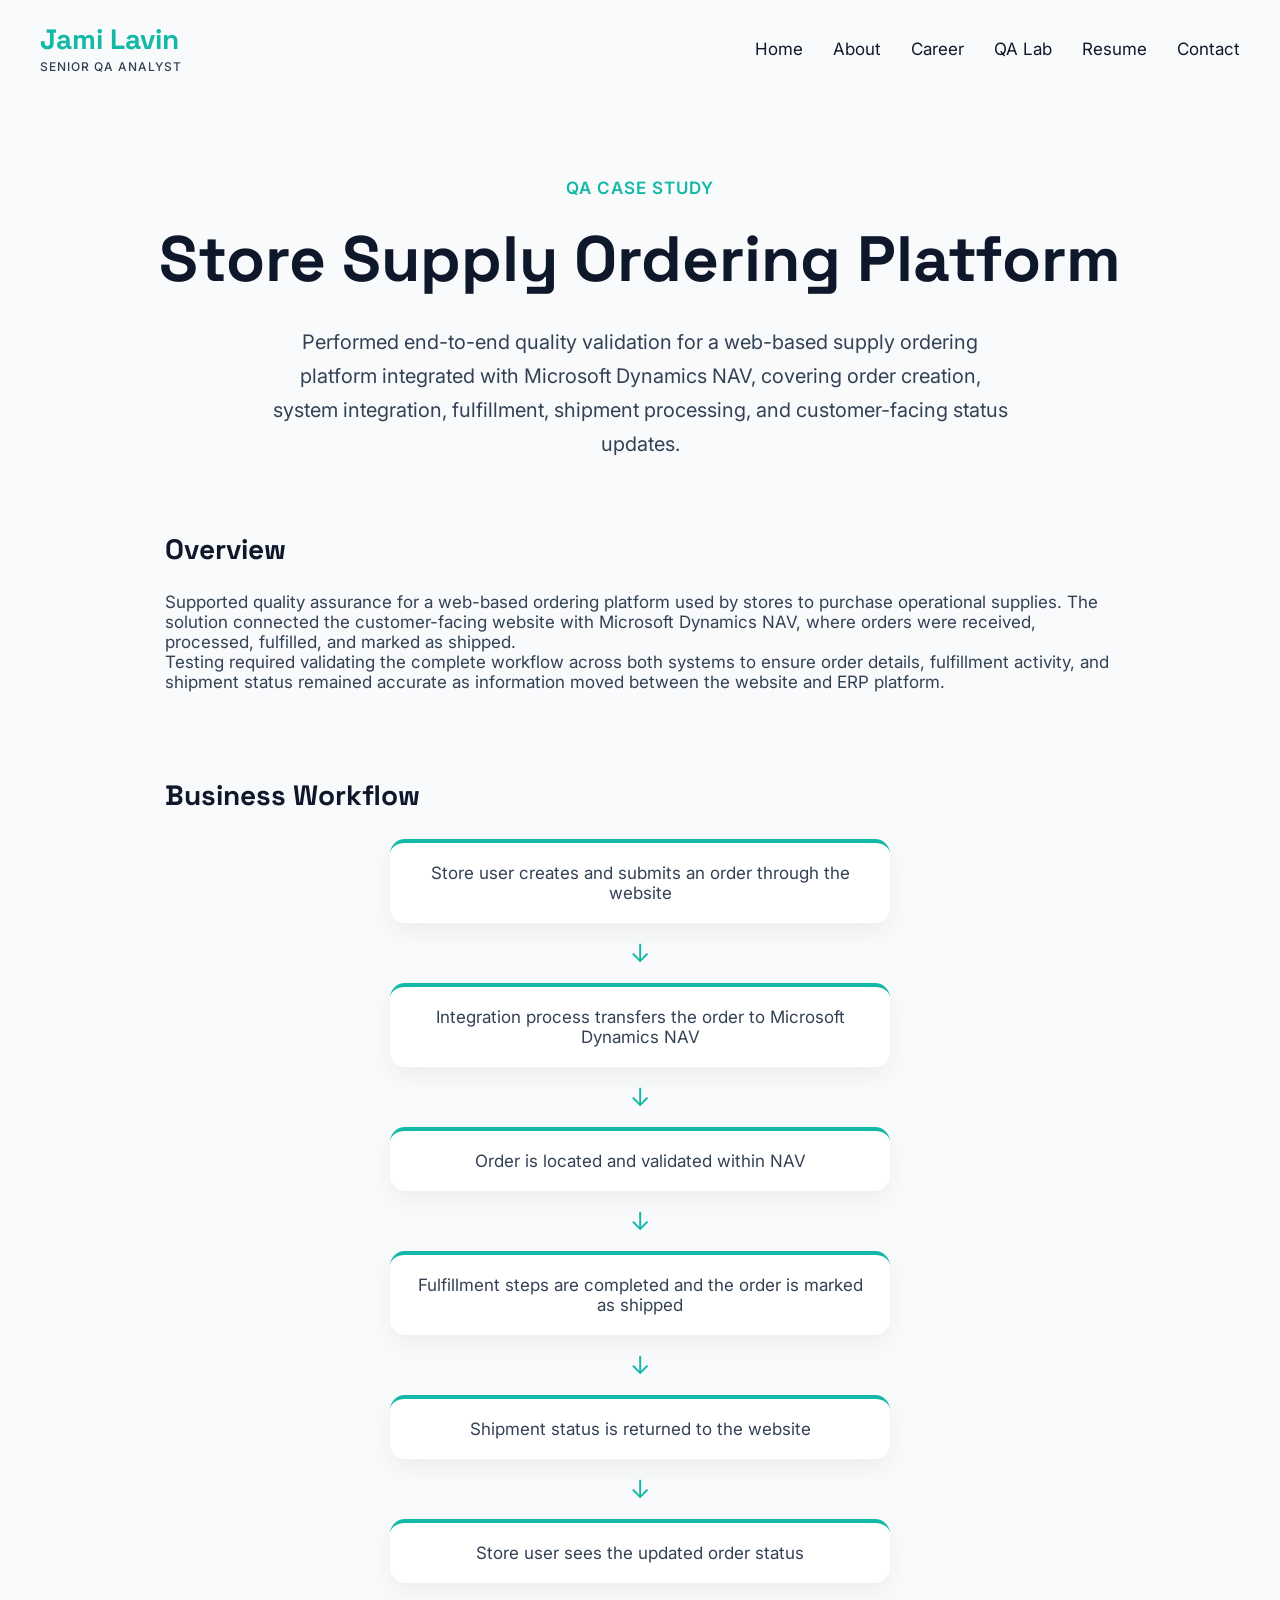
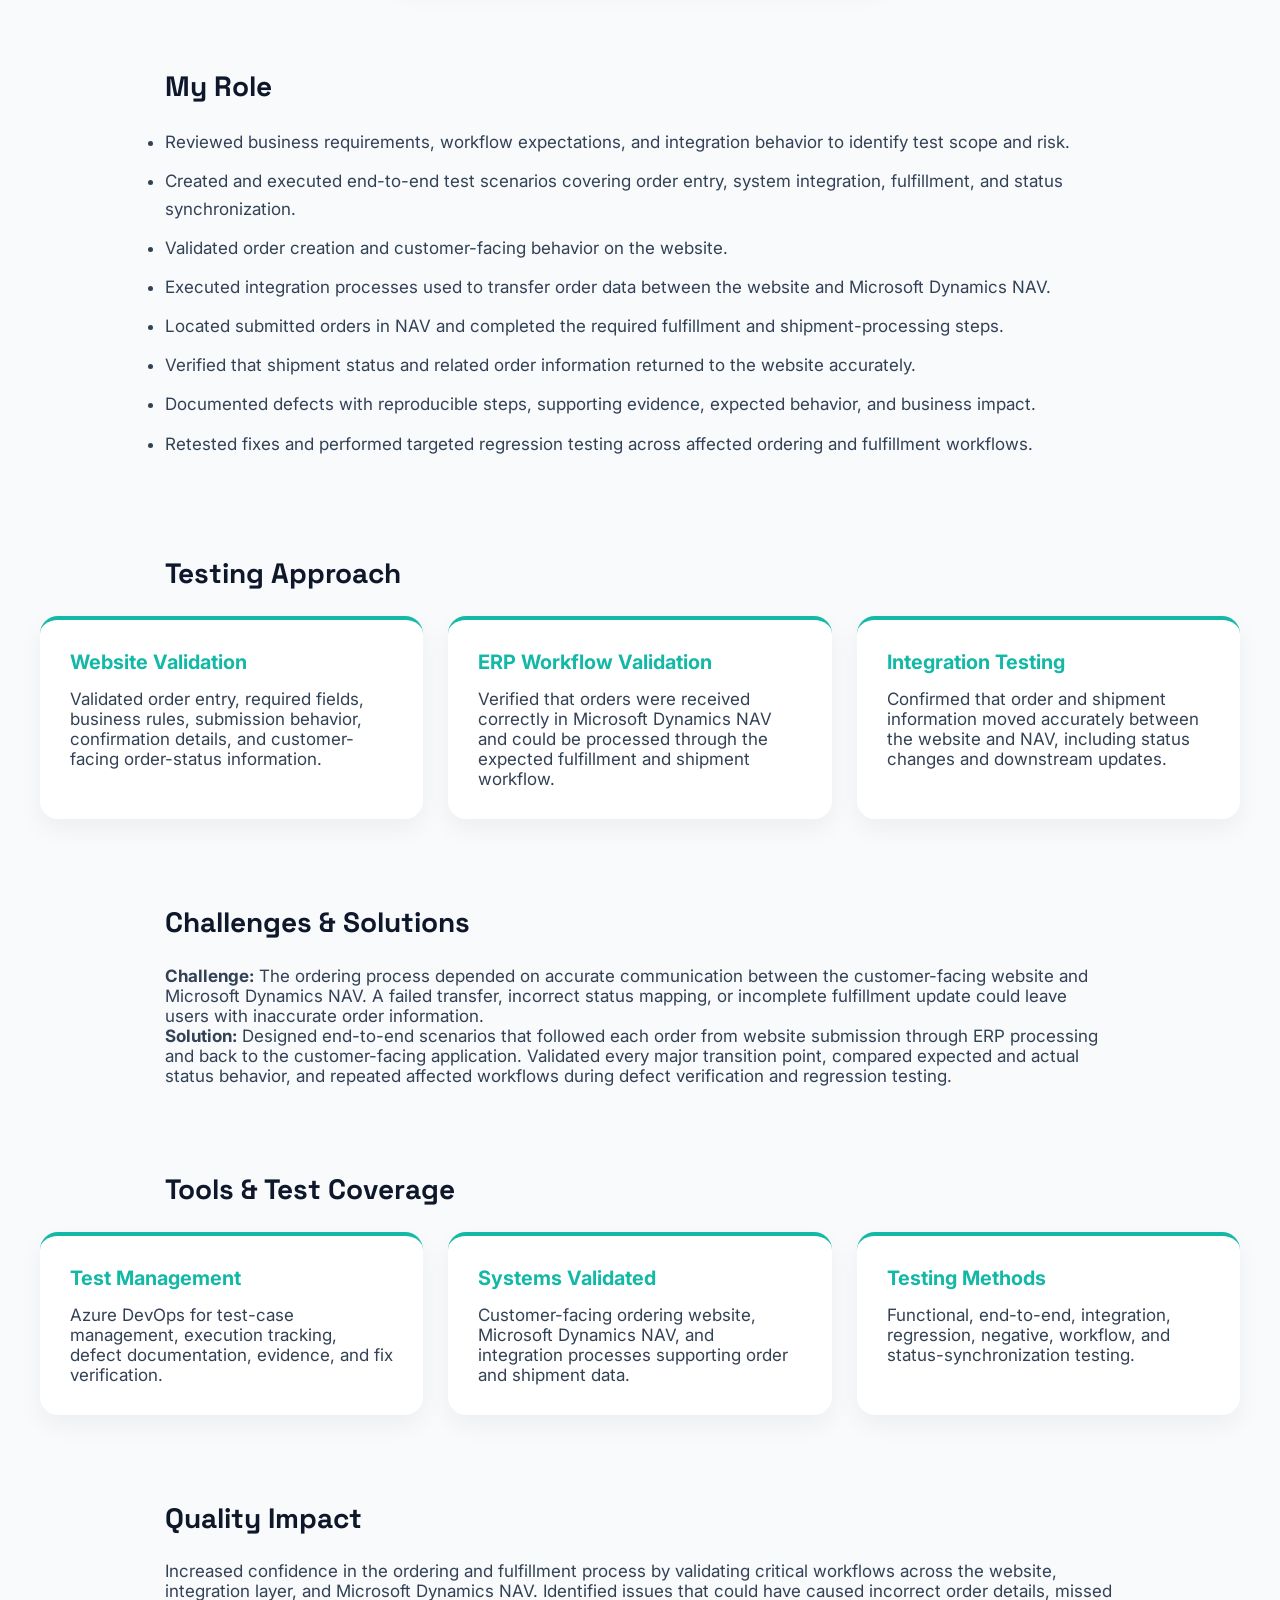
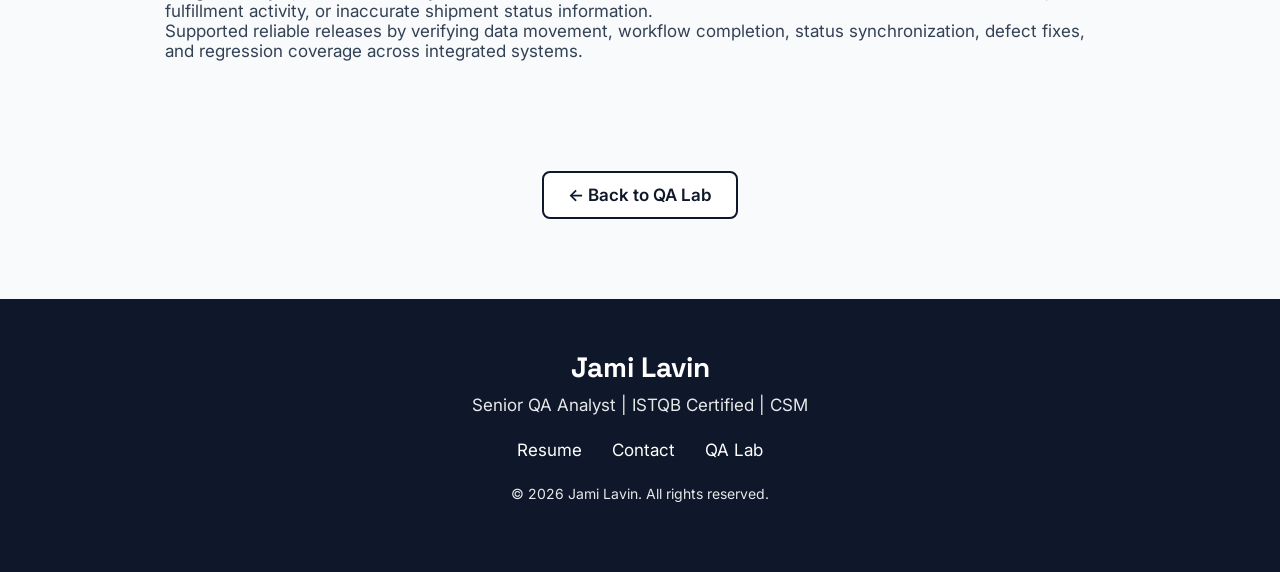
<file: store-ordering.html>
<!DOCTYPE html>
<html lang="en">
 <head>
  <meta charset="utf-8">
  <meta content="width=device-width, initial-scale=1.0" name="viewport">
  <title>
   Store Ordering | Jami Lavin
  </title>
  <link href="css/style.css" rel="stylesheet">
  <link href="https://fonts.googleapis.com/css2?family=Inter:wght@400;500;600;700&family=Space+Grotesk:wght@500;600;700&display=swap" rel="stylesheet">
 </head>
 <body>
  <header>
   <nav class="navbar">
    <div class="logo">
     Jami Lavin
     <span>
      Senior QA Analyst
     </span>
    </div>
    <ul class="nav-links">
     <li>
      <a href="index.html">
       Home
      </a>
     </li>
     <li>
      <a href="about.html">
       About
      </a>
     </li>
     <li>
      <a href="experience.html">
       Career
      </a>
     </li>
     <li>
      <a href="qa-lab.html">
       QA Lab
      </a>
     </li>
     <li>
      <a href="resume.html">
       Resume
      </a>
     </li>
     <li>
      <a href="contact.html">
       Contact
      </a>
     </li>
    </ul>
   </nav>
  </header>
  
<main class="page-container case-study-page-container">

    <section class="case-study">

        <div class="section-title">

            <p class="section-label">
                QA CASE STUDY
            </p>

            <h1>
                Store Supply Ordering Platform
            </h1>

            <p class="case-intro">
                Performed end-to-end quality validation for a web-based supply
                ordering platform integrated with Microsoft Dynamics NAV,
                covering order creation, system integration, fulfillment,
                shipment processing, and customer-facing status updates.
            </p>

        </div>


        <section class="case-section">

            <h2>
                Overview
            </h2>

            <p>
                Supported quality assurance for a web-based ordering platform used
                by stores to purchase operational supplies. The solution connected
                the customer-facing website with Microsoft Dynamics NAV, where
                orders were received, processed, fulfilled, and marked as shipped.
            </p>

            <p>
                Testing required validating the complete workflow across both
                systems to ensure order details, fulfillment activity, and shipment
                status remained accurate as information moved between the website
                and ERP platform.
            </p>

        </section>


        <section class="case-section">

            <h2>
                Business Workflow
            </h2>

            <div class="workflow">

                <div>
                    Store user creates and submits an order through the website
                </div>

                <span>↓</span>

                <div>
                    Integration process transfers the order to Microsoft Dynamics NAV
                </div>

                <span>↓</span>

                <div>
                    Order is located and validated within NAV
                </div>

                <span>↓</span>

                <div>
                    Fulfillment steps are completed and the order is marked as shipped
                </div>

                <span>↓</span>

                <div>
                    Shipment status is returned to the website
                </div>

                <span>↓</span>

                <div>
                    Store user sees the updated order status
                </div>

            </div>

        </section>


        <section class="case-section">

            <h2>
                My Role
            </h2>

            <ul>

                <li>
                    Reviewed business requirements, workflow expectations, and
                    integration behavior to identify test scope and risk.
                </li>

                <li>
                    Created and executed end-to-end test scenarios covering order
                    entry, system integration, fulfillment, and status synchronization.
                </li>

                <li>
                    Validated order creation and customer-facing behavior on the website.
                </li>

                <li>
                    Executed integration processes used to transfer order data
                    between the website and Microsoft Dynamics NAV.
                </li>

                <li>
                    Located submitted orders in NAV and completed the required
                    fulfillment and shipment-processing steps.
                </li>

                <li>
                    Verified that shipment status and related order information
                    returned to the website accurately.
                </li>

                <li>
                    Documented defects with reproducible steps, supporting evidence,
                    expected behavior, and business impact.
                </li>

                <li>
                    Retested fixes and performed targeted regression testing across
                    affected ordering and fulfillment workflows.
                </li>

            </ul>

        </section>


        <section class="case-section">

            <h2>
                Testing Approach
            </h2>

            <div class="case-grid">

                <div class="case-card">

                    <h3>
                        Website Validation
                    </h3>

                    <p>
                        Validated order entry, required fields, business rules,
                        submission behavior, confirmation details, and customer-facing
                        order-status information.
                    </p>

                </div>


                <div class="case-card">

                    <h3>
                        ERP Workflow Validation
                    </h3>

                    <p>
                        Verified that orders were received correctly in Microsoft
                        Dynamics NAV and could be processed through the expected
                        fulfillment and shipment workflow.
                    </p>

                </div>


                <div class="case-card">

                    <h3>
                        Integration Testing
                    </h3>

                    <p>
                        Confirmed that order and shipment information moved accurately
                        between the website and NAV, including status changes and
                        downstream updates.
                    </p>

                </div>

            </div>

        </section>


        <section class="case-section">

            <h2>
                Challenges & Solutions
            </h2>

            <p>
                <strong>Challenge:</strong>
                The ordering process depended on accurate communication between the
                customer-facing website and Microsoft Dynamics NAV. A failed transfer,
                incorrect status mapping, or incomplete fulfillment update could leave
                users with inaccurate order information.
            </p>

            <p>
                <strong>Solution:</strong>
                Designed end-to-end scenarios that followed each order from website
                submission through ERP processing and back to the customer-facing
                application. Validated every major transition point, compared expected
                and actual status behavior, and repeated affected workflows during
                defect verification and regression testing.
            </p>

        </section>


        <section class="case-section">

            <h2>
                Tools & Test Coverage
            </h2>

            <div class="case-grid">

                <div class="case-card">

                    <h3>
                        Test Management
                    </h3>

                    <p>
                        Azure DevOps for test-case management, execution tracking,
                        defect documentation, evidence, and fix verification.
                    </p>

                </div>


                <div class="case-card">

                    <h3>
                        Systems Validated
                    </h3>

                    <p>
                        Customer-facing ordering website, Microsoft Dynamics NAV,
                        and integration processes supporting order and shipment data.
                    </p>

                </div>


                <div class="case-card">

                    <h3>
                        Testing Methods
                    </h3>

                    <p>
                        Functional, end-to-end, integration, regression, negative,
                        workflow, and status-synchronization testing.
                    </p>

                </div>

            </div>

        </section>


        <section class="case-section">

            <h2>
                Quality Impact
            </h2>

            <p>
                Increased confidence in the ordering and fulfillment process by
                validating critical workflows across the website, integration layer,
                and Microsoft Dynamics NAV. Identified issues that could have caused
                incorrect order details, missed fulfillment activity, or inaccurate
                shipment status information.
            </p>

            <p>
                Supported reliable releases by verifying data movement, workflow
                completion, status synchronization, defect fixes, and regression
                coverage across integrated systems.
            </p>

        </section>

    </section>


    <div class="hero-buttons">

        <a class="button secondary" href="qa-lab.html">
            ← Back to QA Lab
        </a>

    </div>

</main>

  <footer class="footer">
   <div class="footer-content">
    <h3>
     Jami Lavin
    </h3>
    <p>
     Senior QA Analyst | ISTQB Certified | CSM
    </p>
    <div class="footer-links">
     <a href="resume.html">
      Resume
     </a>
     <a href="contact.html">
      Contact
     </a>
     <a href="qa-lab.html">
      QA Lab
     </a>
    </div>
    <p class="footer-copy">
     &copy; 2026 Jami Lavin. All rights reserved.
    </p>
   </div>
  </footer>
 </body>
</html>
</file>
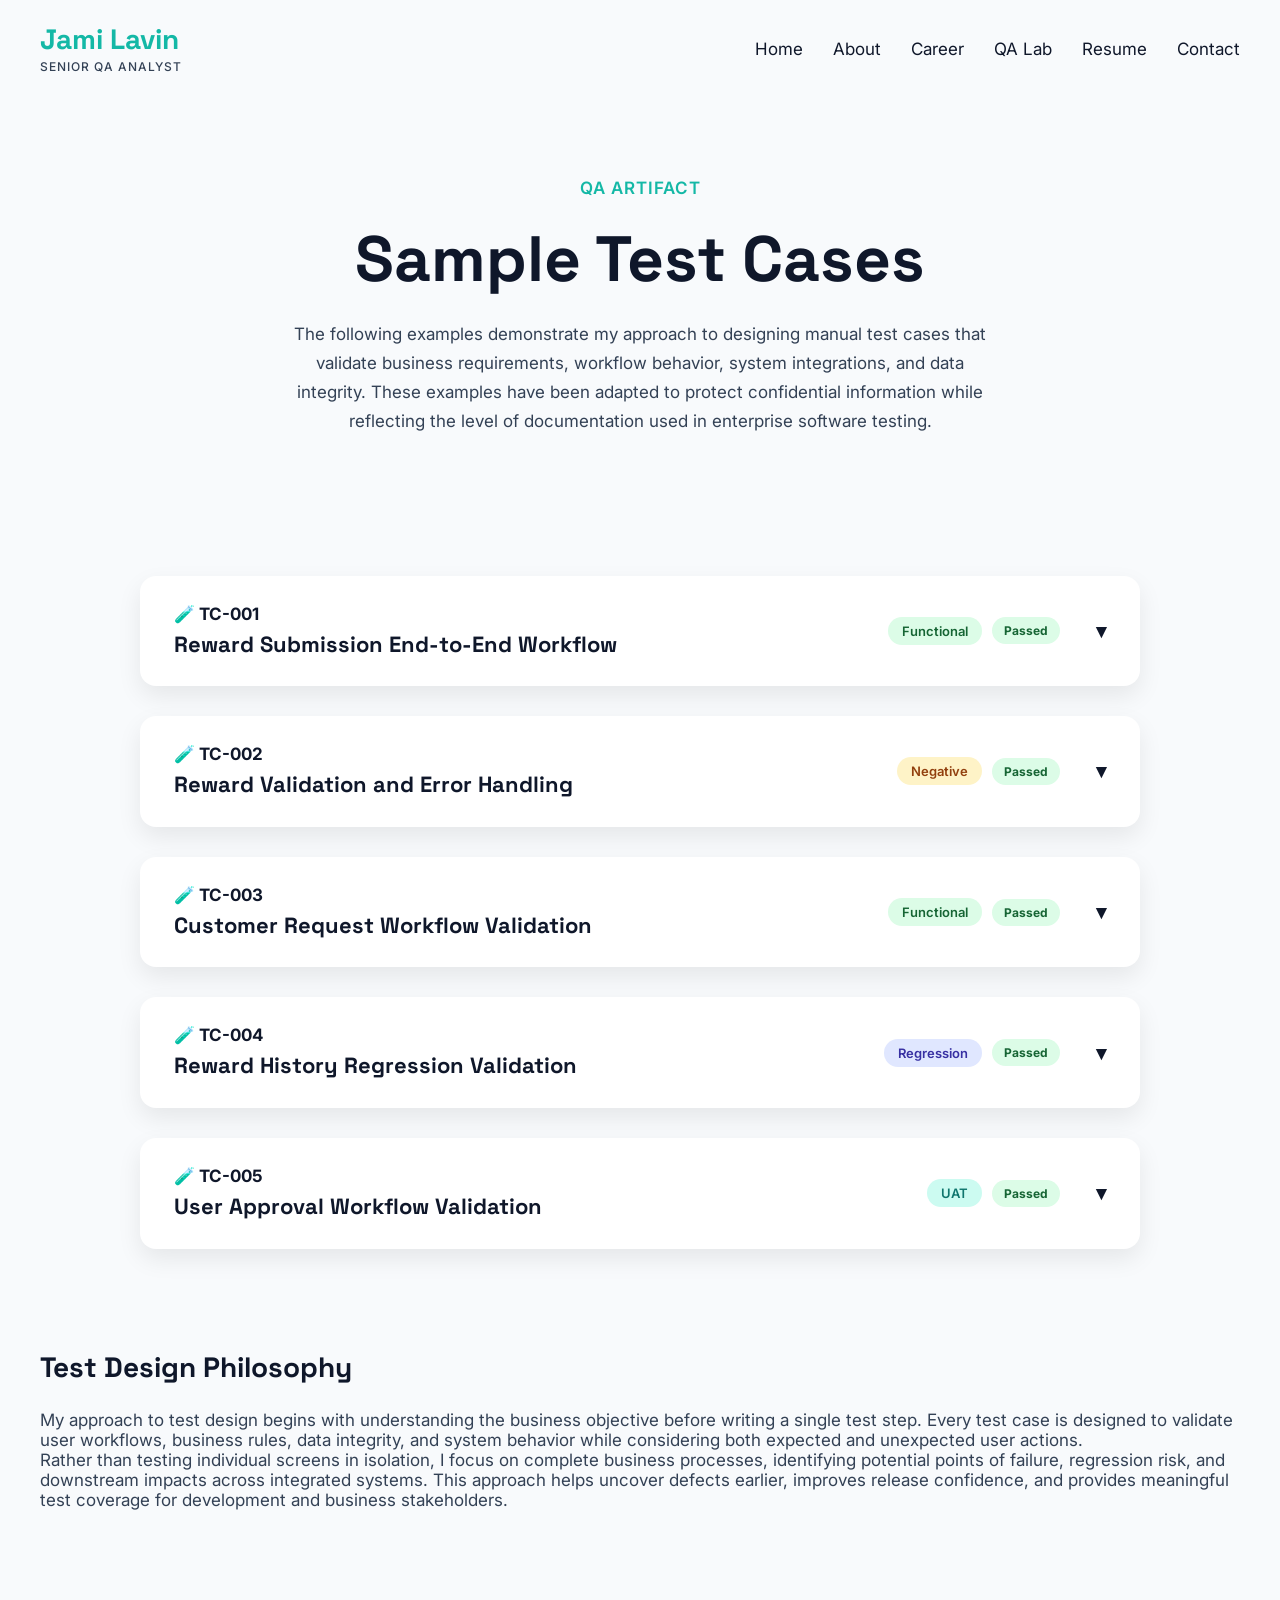
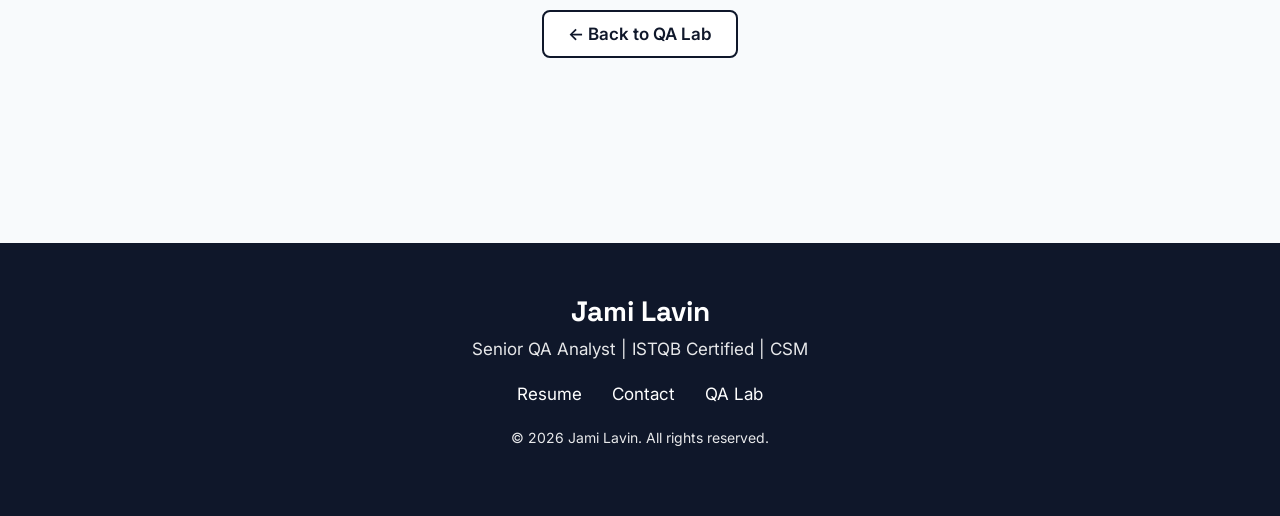
<file: test-cases.html>
<!DOCTYPE html>
<html lang="en">
 <head>
  <meta charset="utf-8">
  <meta content="width=device-width, initial-scale=1.0" name="viewport">
  <title>
   Test Cases | Jami Lavin
  </title>
  <link href="css/style.css" rel="stylesheet">
  <link href="https://fonts.googleapis.com/css2?family=Inter:wght@400;500;600;700&family=Space+Grotesk:wght@500;600;700&display=swap" rel="stylesheet">
 </head>
 <body>
  <header>
   <nav class="navbar">
    <div class="logo">
     Jami Lavin
     <span>
      Senior QA Analyst
     </span>
    </div>
    <ul class="nav-links">
     <li>
      <a href="index.html">
       Home
      </a>
     </li>
     <li>
      <a href="about.html">
       About
      </a>
     </li>
     <li>
      <a href="experience.html">
       Career
      </a>
     </li>
     <li>
      <a href="qa-lab.html">
       QA Lab
      </a>
     </li>
     <li>
      <a href="resume.html">
       Resume
      </a>
     </li>
     <li>
      <a href="contact.html">
       Contact
      </a>
     </li>
    </ul>
   </nav>
  </header>
  <main class="page-container test-page-container">
   <section class="artifact-hero">
    <div class="section-title">
     <p class="section-label">
      QA ARTIFACT
     </p>
     <h1>
      Sample Test Cases
     </h1>
     <p class="qa-intro">
The following examples demonstrate my approach to designing manual 
test cases that validate business requirements, workflow behavior, 
system integrations, and data integrity. These examples have 
been adapted to protect confidential information while reflecting 
the level of documentation used in enterprise software testing.
     </p>
    </div>
   </section>
   <section class="test-cases">
    <details class="test-work-item">
     <summary class="test-title">
      <div class="test-info">
       <p class="test-id">
        🧪 TC-001
       </p>
       <h2>
        Reward Submission End-to-End Workflow
       </h2>
      </div>
      <div class="test-status">
       <span class="badge functional">
        Functional
       </span>
       <span class="state">
        Passed
       </span>
      </div>
     </summary>
     <div class="test-summary-grid">
      <div>
       <strong>
        Work Item Type
       </strong>
       <p>
        Test Case
       </p>
      </div>
      <div>
       <strong>
        Area Path
       </strong>
       <p>
        Reward Management
       </p>
      </div>
      <div>
       <strong>
        Priority
       </strong>
       <p>
        1 - High
       </p>
      </div>
      <div>
       <strong>
        Test Type
       </strong>
       <p>
        Functional / End-to-End
       </p>
      </div>
      <div>
       <strong>
        State
       </strong>
       <p>
        Passed
       </p>
      </div>
      <div>
       <strong>
        Tool
       </strong>
       <p>
        Azure DevOps
       </p>
      </div>
     </div>
     <div class="test-section">
      <h3>
       Objective
      </h3>
      <p>
       Validate the complete reward submission workflow from initial entry through successful creation, confirmation, and record availability.
      </p>
     </div>
     <div class="test-section">
      <h3>
       Preconditions
      </h3>
      <ul>
       <li>
        User has valid access to the Reward Management application.
       </li>
       <li>
        User is authenticated with permission to submit reward requests.
       </li>
       <li>
        Valid reward and customer test data is available.
       </li>
       <li>
        QA environment is available and functioning normally.
       </li>
      </ul>
     </div>
     <div class="test-section">
      <h3>
       Test Data
      </h3>
      <p>
       Valid customer account, eligible reward selection, required submission details, and expected workflow status values.
      </p>
     </div>
     <div class="test-section">
      <h3>
       Test Steps
      </h3>
      <div class="test-step">
       <div class="step-number">
        1
       </div>
       <div class="step-content">
        <h4>
         Action
        </h4>
        <p>
         Navigate to the reward submission workflow.
        </p>
        <h4>
         Expected Result
        </h4>
        <p>
         The reward submission page loads successfully and displays all required fields according to business requirements.
        </p>
       </div>
      </div>
      <div class="test-step">
       <div class="step-number">
        2
       </div>
       <div class="step-content">
        <h4>
         Action
        </h4>
        <p>
         Enter valid reward information, customer details, and all required submission data.
        </p>
        <h4>
         Expected Result
        </h4>
        <p>
         The system accepts the valid information and allows the user to continue without validation errors.
        </p>
       </div>
      </div>
      <div class="test-step">
       <div class="step-number">
        3
       </div>
       <div class="step-content">
        <h4>
         Action
        </h4>
        <p>
         Submit the completed reward request.
        </p>
        <h4>
         Expected Result
        </h4>
        <p>
         The reward request is created successfully and assigned the correct initial workflow status.
        </p>
       </div>
      </div>
      <div class="test-step">
       <div class="step-number">
        4
       </div>
       <div class="step-content">
        <h4>
         Action
        </h4>
        <p>
         Review the confirmation message and submitted reward details.
        </p>
        <h4>
         Expected Result
        </h4>
        <p>
         A confirmation message is displayed, and the submitted information matches the data entered by the user.
        </p>
       </div>
      </div>
      <div class="test-step">
       <div class="step-number">
        5
       </div>
       <div class="step-content">
        <h4>
         Action
        </h4>
        <p>
         Open Reward History and locate the newly submitted reward.
        </p>
        <h4>
         Expected Result
        </h4>
        <p>
         The submitted reward appears with the correct status, date, customer information, and associated submission details.
        </p>
       </div>
      </div>
     </div>
     <div class="test-section">
      <h3>
       Postconditions
      </h3>
      <p>
       The reward request remains available in Reward History and is ready for the next defined workflow step.
      </p>
     </div>
     <div class="test-section">
      <h3>
       QA Focus Areas
      </h3>
      <p>
       Business rule validation, workflow testing, data integrity verification, end-to-end process validation, and regression coverage.
      </p>
     </div>
     <div class="test-section">
      <h3>
       Linked Requirements
      </h3>
      <p>
       US-201 Reward Submission
       <br>
       AC-201.1 Successful Reward Creation
       <br>
       AC-201.2 Reward History Visibility
      </p>
     </div>
    </details>
    <details class="test-work-item">
     <summary class="test-title">
      <div class="test-info">
       <p class="test-id">
        🧪 TC-002
       </p>
       <h2>
        Reward Validation and Error Handling
       </h2>
      </div>
      <div class="test-status">
       <span class="badge negative">
        Negative
       </span>
       <span class="state">
        Passed
       </span>
      </div>
     </summary>
     <div class="test-summary-grid">
      <div>
       <strong>
        Work Item Type
       </strong>
       <p>
        Test Case
       </p>
      </div>
      <div>
       <strong>
        Area Path
       </strong>
       <p>
        Reward Management
       </p>
      </div>
      <div>
       <strong>
        Priority
       </strong>
       <p>
        1 - High
       </p>
      </div>
      <div>
       <strong>
        Test Type
       </strong>
       <p>
        Negative / Validation
       </p>
      </div>
      <div>
       <strong>
        State
       </strong>
       <p>
        Passed
       </p>
      </div>
      <div>
       <strong>
        Tool
       </strong>
       <p>
        Azure DevOps
       </p>
      </div>
     </div>
     <div class="test-section">
      <h3>
       Objective
      </h3>
      <p>
       Validate that reward submission rules prevent incomplete, invalid, unsupported,
and duplicate requests while providing clear feedback to the user.
      </p>
     </div>
     <div class="test-section">
      <h3>
       Preconditions
      </h3>
      <ul>
       <li>
        User has valid access to the Reward Management application.
       </li>
       <li>
        User is authenticated and authorized to submit reward requests.
       </li>
       <li>
        Invalid, boundary, and duplicate test data is available.
       </li>
       <li>
        QA environment is available.
       </li>
      </ul>
     </div>
     <div class="test-section">
      <h3>
       Test Data
      </h3>
      <p>
       Blank required fields, invalid data formats, unsupported values, out-of-range values,
and previously processed reward information.
      </p>
     </div>
     <div class="test-section">
      <h3>
       Test Steps
      </h3>
      <div class="test-step">
       <div class="step-number">
        1
       </div>
       <div class="step-content">
        <h4>
         Action
        </h4>
        <p>
         Attempt to submit a reward request with required fields left blank.
        </p>
        <h4>
         Expected Result
        </h4>
        <p>
         The system identifies the missing information, prevents submission,
            and displays appropriate validation messages.
        </p>
       </div>
      </div>
      <div class="test-step">
       <div class="step-number">
        2
       </div>
       <div class="step-content">
        <h4>
         Action
        </h4>
        <p>
         Enter invalid data formats or unsupported values.
        </p>
        <h4>
         Expected Result
        </h4>
        <p>
         The system rejects invalid information and provides clear guidance
            describing the required correction.
        </p>
       </div>
      </div>
      <div class="test-step">
       <div class="step-number">
        3
       </div>
       <div class="step-content">
        <h4>
         Action
        </h4>
        <p>
         Enter values outside defined business rules or acceptable limits.
        </p>
        <h4>
         Expected Result
        </h4>
        <p>
         The system enforces business rules and prevents the invalid reward
            request from being processed.
        </p>
       </div>
      </div>
      <div class="test-step">
       <div class="step-number">
        4
       </div>
       <div class="step-content">
        <h4>
         Action
        </h4>
        <p>
         Attempt to submit duplicate or previously processed reward information.
        </p>
        <h4>
         Expected Result
        </h4>
        <p>
         The system identifies the potential duplicate and applies the defined
            duplicate-handling rule without creating an unintended transaction.
        </p>
       </div>
      </div>
      <div class="test-step">
       <div class="step-number">
        5
       </div>
       <div class="step-content">
        <h4>
         Action
        </h4>
        <p>
         Correct all validation errors and resubmit the request.
        </p>
        <h4>
         Expected Result
        </h4>
        <p>
         The system accepts the corrected information and completes the submission successfully.
        </p>
       </div>
      </div>
     </div>
     <div class="test-section">
      <h3>
       Postconditions
      </h3>
      <p>
       No invalid or duplicate reward record is created. A corrected valid submission
is available for downstream processing.
      </p>
     </div>
     <div class="test-section">
      <h3>
       QA Focus Areas
      </h3>
      <p>
       Negative testing, business rule validation, data integrity, duplicate prevention,
error handling, and user experience validation.
      </p>
     </div>
     <div class="test-section">
      <h3>
       Linked Requirements
      </h3>
      <p>
       US-202 Reward Validation
       <br>
       AC-202.1 Required Field Enforcement
       <br>
       AC-202.2 Duplicate Submission Prevention
      </p>
     </div>
    </details>
    <details class="test-work-item">
     <summary class="test-title">
      <div class="test-info">
       <p class="test-id">
        🧪 TC-003
       </p>
       <h2>
        Customer Request Workflow Validation
       </h2>
      </div>
      <div class="test-status">
       <span class="badge functional">
        Functional
       </span>
       <span class="state">
        Passed
       </span>
      </div>
     </summary>
     <div class="test-summary-grid">
      <div>
       <strong>
        Work Item Type
       </strong>
       <p>
        Test Case
       </p>
      </div>
      <div>
       <strong>
        Area Path
       </strong>
       <p>
        Customer Requests
       </p>
      </div>
      <div>
       <strong>
        Priority
       </strong>
       <p>
        1 - High
       </p>
      </div>
      <div>
       <strong>
        Test Type
       </strong>
       <p>
        Functional / Workflow
       </p>
      </div>
      <div>
       <strong>
        State
       </strong>
       <p>
        Passed
       </p>
      </div>
      <div>
       <strong>
        Tool
       </strong>
       <p>
        Azure DevOps
       </p>
      </div>
     </div>
     <div class="test-section">
      <h3>
       Objective
      </h3>
      <p>
       Validate the customer request workflow from initial data entry through successful
submission and availability for the next business process step.
      </p>
     </div>
     <div class="test-section">
      <h3>
       Preconditions
      </h3>
      <ul>
       <li>
        User has access to the customer request workflow.
       </li>
       <li>
        User is authenticated with the correct role.
       </li>
       <li>
        Valid and invalid customer request data is available.
       </li>
       <li>
        QA environment is operational.
       </li>
      </ul>
     </div>
     <div class="test-section">
      <h3>
       Test Data
      </h3>
      <p>
       Valid customer information, request details, required field values,
and invalid or incomplete submission data.
      </p>
     </div>
     <div class="test-section">
      <h3>
       Test Steps
      </h3>
      <div class="test-step">
       <div class="step-number">
        1
       </div>
       <div class="step-content">
        <h4>
         Action
        </h4>
        <p>
         Navigate to the customer request submission page.
        </p>
        <h4>
         Expected Result
        </h4>
        <p>
         The page loads successfully and displays all required fields,
            instructions, and workflow controls.
        </p>
       </div>
      </div>
      <div class="test-step">
       <div class="step-number">
        2
       </div>
       <div class="step-content">
        <h4>
         Action
        </h4>
        <p>
         Enter valid customer information and request details.
        </p>
        <h4>
         Expected Result
        </h4>
        <p>
         The system accepts the valid information and allows the user to proceed.
        </p>
       </div>
      </div>
      <div class="test-step">
       <div class="step-number">
        3
       </div>
       <div class="step-content">
        <h4>
         Action
        </h4>
        <p>
         Submit the completed customer request.
        </p>
        <h4>
         Expected Result
        </h4>
        <p>
         The request is created successfully and assigned the appropriate initial status.
        </p>
       </div>
      </div>
      <div class="test-step">
       <div class="step-number">
        4
       </div>
       <div class="step-content">
        <h4>
         Action
        </h4>
        <p>
         Review the submitted request details.
        </p>
        <h4>
         Expected Result
        </h4>
        <p>
         The captured information matches the submitted data and displays accurately.
        </p>
       </div>
      </div>
      <div class="test-step">
       <div class="step-number">
        5
       </div>
       <div class="step-content">
        <h4>
         Action
        </h4>
        <p>
         Attempt submission with incomplete or invalid information.
        </p>
        <h4>
         Expected Result
        </h4>
        <p>
         The system prevents submission and displays clear validation messages
            identifying the required corrections.
        </p>
       </div>
      </div>
      <div class="test-step">
       <div class="step-number">
        6
       </div>
       <div class="step-content">
        <h4>
         Action
        </h4>
        <p>
         Validate the valid request is available for the next workflow step.
        </p>
        <h4>
         Expected Result
        </h4>
        <p>
         The created request is available for processing, review, or follow-up
            according to the defined business workflow.
        </p>
       </div>
      </div>
     </div>
     <div class="test-section">
      <h3>
       Postconditions
      </h3>
      <p>
       The valid request remains available with the correct status and is ready for
the next assigned workflow activity.
      </p>
     </div>
     <div class="test-section">
      <h3>
       QA Focus Areas
      </h3>
      <p>
       Workflow validation, business rule verification, regression 
       coverage, data integrity, release validation, and 
       risk-based testing.
      </p>
     </div>
     <div class="test-section">
      <h3>
       Linked Requirements
      </h3>
      <p>
       US-203 Customer Request Submission
       <br>
       AC-203.1 Request Creation
       <br>
       AC-203.2 Workflow Availability
      </p>
     </div>
    </details>
    <details class="test-work-item">
     <summary class="test-title">
      <div class="test-info">
       <p class="test-id">
        🧪 TC-004
       </p>
       <h2>
        Reward History Regression Validation
       </h2>
      </div>
      <div class="test-status">
       <span class="badge regression">
        Regression
       </span>
       <span class="state">
        Passed
       </span>
      </div>
     </summary>
     <div class="test-summary-grid">
      <div>
       <strong>
        Work Item Type
       </strong>
       <p>
        Test Case
       </p>
      </div>
      <div>
       <strong>
        Area Path
       </strong>
       <p>
        Reward Management
       </p>
      </div>
      <div>
       <strong>
        Priority
       </strong>
       <p>
        1 - High
       </p>
      </div>
      <div>
       <strong>
        Test Type
       </strong>
       <p>
        Regression / Data Validation
       </p>
      </div>
      <div>
       <strong>
        State
       </strong>
       <p>
        Passed
       </p>
      </div>
      <div>
       <strong>
        Tool
       </strong>
       <p>
        Azure DevOps
       </p>
      </div>
     </div>
     <div class="test-section">
      <h3>
       Objective
      </h3>
      <p>
Validate that Reward History functionality and historical 
reward data remain accurate and available following a 
system update or release.
      </p>
     </div>
     <div class="test-section">
      <h3>
       Preconditions
      </h3>
      <ul>
       <li>
        A new build or system update has been deployed to QA.
       </li>
       <li>
        Historical reward records exist in the test environment.
       </li>
       <li>
        User has permission to search and view Reward History.
       </li>
       <li>
        Baseline data is available for comparison.
       </li>
      </ul>
     </div>
     <div class="test-section">
      <h3>
       Test Data
      </h3>
      <p>
       Previously submitted reward records with multiple statuses, submission dates,
customer details, and workflow histories.
      </p>
     </div>
     <div class="test-section">
      <h3>
       Test Steps
      </h3>
      <div class="test-step">
       <div class="step-number">
        1
       </div>
       <div class="step-content">
        <h4>
         Action
        </h4>
        <p>
         Navigate to Reward History after the system update or release.
        </p>
        <h4>
         Expected Result
        </h4>
        <p>
         Reward History loads successfully and previously available functionality remains accessible.
        </p>
       </div>
      </div>
      <div class="test-step">
       <div class="step-number">
        2
       </div>
       <div class="step-content">
        <h4>
         Action
        </h4>
        <p>
         Search for previously submitted reward records.
        </p>
        <h4>
         Expected Result
        </h4>
        <p>
         Historical records are retrieved successfully using available search
            and filtering options.
        </p>
       </div>
      </div>
      <div class="test-step">
       <div class="step-number">
        3
       </div>
       <div class="step-content">
        <h4>
         Action
        </h4>
        <p>
         Verify status, submission date, customer information, and reward details.
        </p>
        <h4>
         Expected Result
        </h4>
        <p>
         Displayed information matches the original submitted data and maintains data integrity.
        </p>
       </div>
      </div>
      <div class="test-step">
       <div class="step-number">
        4
       </div>
       <div class="step-content">
        <h4>
         Action
        </h4>
        <p>
         Select an existing reward record.
        </p>
        <h4>
         Expected Result
        </h4>
        <p>
         The full reward record opens and displays correctly without missing information or errors.
        </p>
       </div>
      </div>
      <div class="test-step">
       <div class="step-number">
        5
       </div>
       <div class="step-content">
        <h4>
         Action
        </h4>
        <p>
         Validate reward statuses across the workflow lifecycle.
        </p>
        <h4>
         Expected Result
        </h4>
        <p>
         Each status accurately reflects the current workflow state of the reward request.
        </p>
       </div>
      </div>
      <div class="test-step">
       <div class="step-number">
        6
       </div>
       <div class="step-content">
        <h4>
         Action
        </h4>
        <p>
         Compare historical records before and after the system change.
        </p>
        <h4>
         Expected Result
        </h4>
        <p>
         No unintended changes, missing data, corruption, or regression issues are identified.
        </p>
       </div>
      </div>
     </div>
     <div class="test-section">
      <h3>
       Postconditions
      </h3>
      <p>
       Historical reward records remain intact and available for continued workflow,
reporting, and customer support use.
      </p>
     </div>
     <div class="test-section">
      <h3>
       QA Focus Areas
      </h3>
      <p>
       Regression testing, data integrity, release verification, record retrieval,
workflow status validation, and defect prevention.
      </p>
     </div>
     <div class="test-section">
      <h3>
       Linked Requirements
      </h3>
      <p>
       US-204 Reward History
       <br>
       AC-204.1 Historical Record Retrieval
       <br>
       AC-204.2 Data Preservation After Release
      </p>
     </div>
    </details>
    <details class="test-work-item">
     <summary class="test-title">
      <div class="test-info">
       <p class="test-id">
        🧪 TC-005
       </p>
       <h2>
        User Approval Workflow Validation
       </h2>
      </div>
      <div class="test-status">
       <span class="badge uat">
        UAT
       </span>
       <span class="state">
        Passed
       </span>
      </div>
     </summary>
     <div class="test-summary-grid">
      <div>
       <strong>
        Work Item Type
       </strong>
       <p>
        Test Case
       </p>
      </div>
      <div>
       <strong>
        Area Path
       </strong>
       <p>
        Approval Workflow
       </p>
      </div>
      <div>
       <strong>
        Priority
       </strong>
       <p>
        1 - High
       </p>
      </div>
      <div>
       <strong>
        Test Type
       </strong>
       <p>
        UAT / Workflow Validation
       </p>
      </div>
      <div>
       <strong>
        State
       </strong>
       <p>
        Passed
       </p>
      </div>
      <div>
       <strong>
        Tool
       </strong>
       <p>
        Azure DevOps
       </p>
      </div>
     </div>
     <div class="test-section">
      <h3>
       Objective
      </h3>
      <p>
       Validate the approval workflow from request submission through reviewer access,
approval or rejection, notification, and audit history.
      </p>
     </div>
     <div class="test-section">
      <h3>
       Preconditions
      </h3>
      <ul>
       <li>
        Requester and reviewer test accounts are available.
       </li>
       <li>
        Users have the correct workflow roles and permissions.
       </li>
       <li>
        A request requiring approval can be created in QA.
       </li>
       <li>
        Notification functionality is enabled.
       </li>
      </ul>
     </div>
     <div class="test-section">
      <h3>
       Test Data
      </h3>
      <p>
       Valid approval request data, requester and reviewer accounts,
approval comments, rejection reasons, and expected status values.
      </p>
     </div>
     <div class="test-section">
      <h3>
       Test Steps
      </h3>
      <div class="test-step">
       <div class="step-number">
        1
       </div>
       <div class="step-content">
        <h4>
         Action
        </h4>
        <p>
         Submit a request requiring approval.
        </p>
        <h4>
         Expected Result
        </h4>
        <p>
         The request is created with the correct initial status and routed
            to the appropriate approval workflow.
        </p>
       </div>
      </div>
      <div class="test-step">
       <div class="step-number">
        2
       </div>
       <div class="step-content">
        <h4>
         Action
        </h4>
        <p>
         Open the submitted request from the reviewer perspective.
        </p>
        <h4>
         Expected Result
        </h4>
        <p>
         The reviewer can access the request and view all information needed
            to make an approval decision.
        </p>
       </div>
      </div>
      <div class="test-step">
       <div class="step-number">
        3
       </div>
       <div class="step-content">
        <h4>
         Action
        </h4>
        <p>
         Validate user permissions and workflow access.
        </p>
        <h4>
         Expected Result
        </h4>
        <p>
         Users can perform only the actions permitted by their assigned role.
        </p>
       </div>
      </div>
      <div class="test-step">
       <div class="step-number">
        4
       </div>
       <div class="step-content">
        <h4>
         Action
        </h4>
        <p>
         Approve the submitted request.
        </p>
        <h4>
         Expected Result
        </h4>
        <p>
         The request status updates correctly and the appropriate downstream
            workflow actions are triggered.
        </p>
       </div>
      </div>
      <div class="test-step">
       <div class="step-number">
        5
       </div>
       <div class="step-content">
        <h4>
         Action
        </h4>
        <p>
         Submit a second request and reject it with a valid reason.
        </p>
        <h4>
         Expected Result
        </h4>
        <p>
         The request status updates correctly and required rejection details
            are captured according to business rules.
        </p>
       </div>
      </div>
      <div class="test-step">
       <div class="step-number">
        6
       </div>
       <div class="step-content">
        <h4>
         Action
        </h4>
        <p>
         Verify notifications and status communication.
        </p>
        <h4>
         Expected Result
        </h4>
        <p>
         Relevant users receive accurate notifications reflecting the current workflow state.
        </p>
       </div>
      </div>
      <div class="test-step">
       <div class="step-number">
        7
       </div>
       <div class="step-content">
        <h4>
         Action
        </h4>
        <p>
         Review the completed workflow record and approval history.
        </p>
        <h4>
         Expected Result
        </h4>
        <p>
         Approval decisions, comments, status changes, and responsible users
            are maintained accurately for audit and tracking purposes.
        </p>
       </div>
      </div>
     </div>
     <div class="test-section">
      <h3>
       Postconditions
      </h3>
      <p>
       Approved and rejected requests retain the correct final status, notification history,
and audit trail.
      </p>
     </div>
     <div class="test-section">
      <h3>
       QA Focus Areas
      </h3>
      <p>
       UAT validation, role-based access, workflow testing, business process verification,
notifications, and audit trail validation.
      </p>
     </div>
     <div class="test-section">
      <h3>
       Linked Requirements
      </h3>
      <p>
       US-205 Approval Workflow
       <br>
       AC-205.1 Approval and Rejection Processing
       <br>
       AC-205.2 Notification and Audit History
      </p>
     </div>
    </details>
<section class="case-section">

    <h2>
        Test Design Philosophy
    </h2>

    <p>
        My approach to test design begins with understanding the
        business objective before writing a single test step. Every
        test case is designed to validate user workflows, business
        rules, data integrity, and system behavior while considering
        both expected and unexpected user actions.
    </p>

    <p>
        Rather than testing individual screens in isolation, I focus on
        complete business processes, identifying potential points of
        failure, regression risk, and downstream impacts across integrated
        systems. This approach helps uncover defects earlier, improves
        release confidence, and provides meaningful test coverage for
        development and business stakeholders.
    </p>

</section>
    <div class="hero-buttons">
     <a class="button secondary" href="qa-lab.html">
      &larr; Back to QA Lab
     </a>
    </div>
   </section>
  </main>
  <footer class="footer">
   <div class="footer-content">
    <h3>
     Jami Lavin
    </h3>
    <p>
     Senior QA Analyst | ISTQB Certified | CSM
    </p>
    <div class="footer-links">
     <a href="resume.html">
      Resume
     </a>
     <a href="contact.html">
      Contact
     </a>
     <a href="qa-lab.html">
      QA Lab
     </a>
    </div>
    <p class="footer-copy">
     &copy; 2026 Jami Lavin. All rights reserved.
    </p>
   </div>
  </footer>
 </body>
</html>
</file>
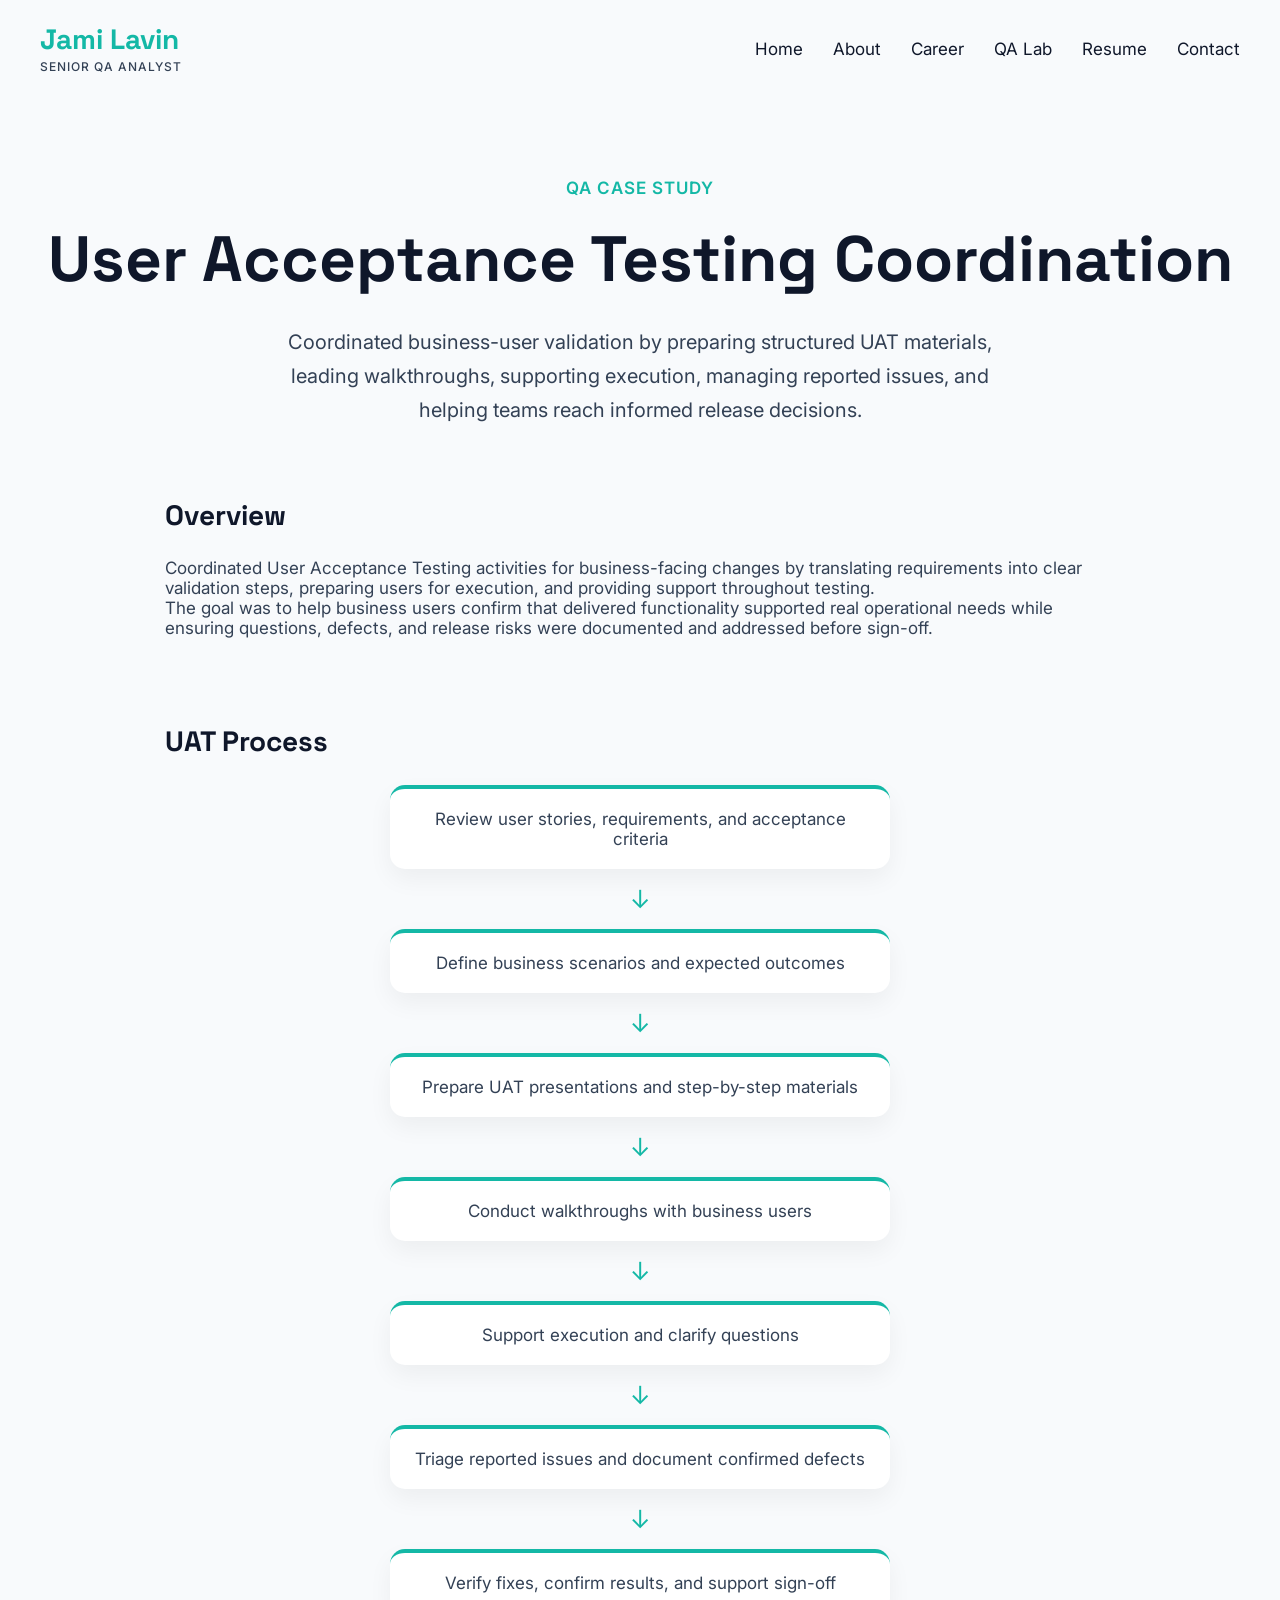
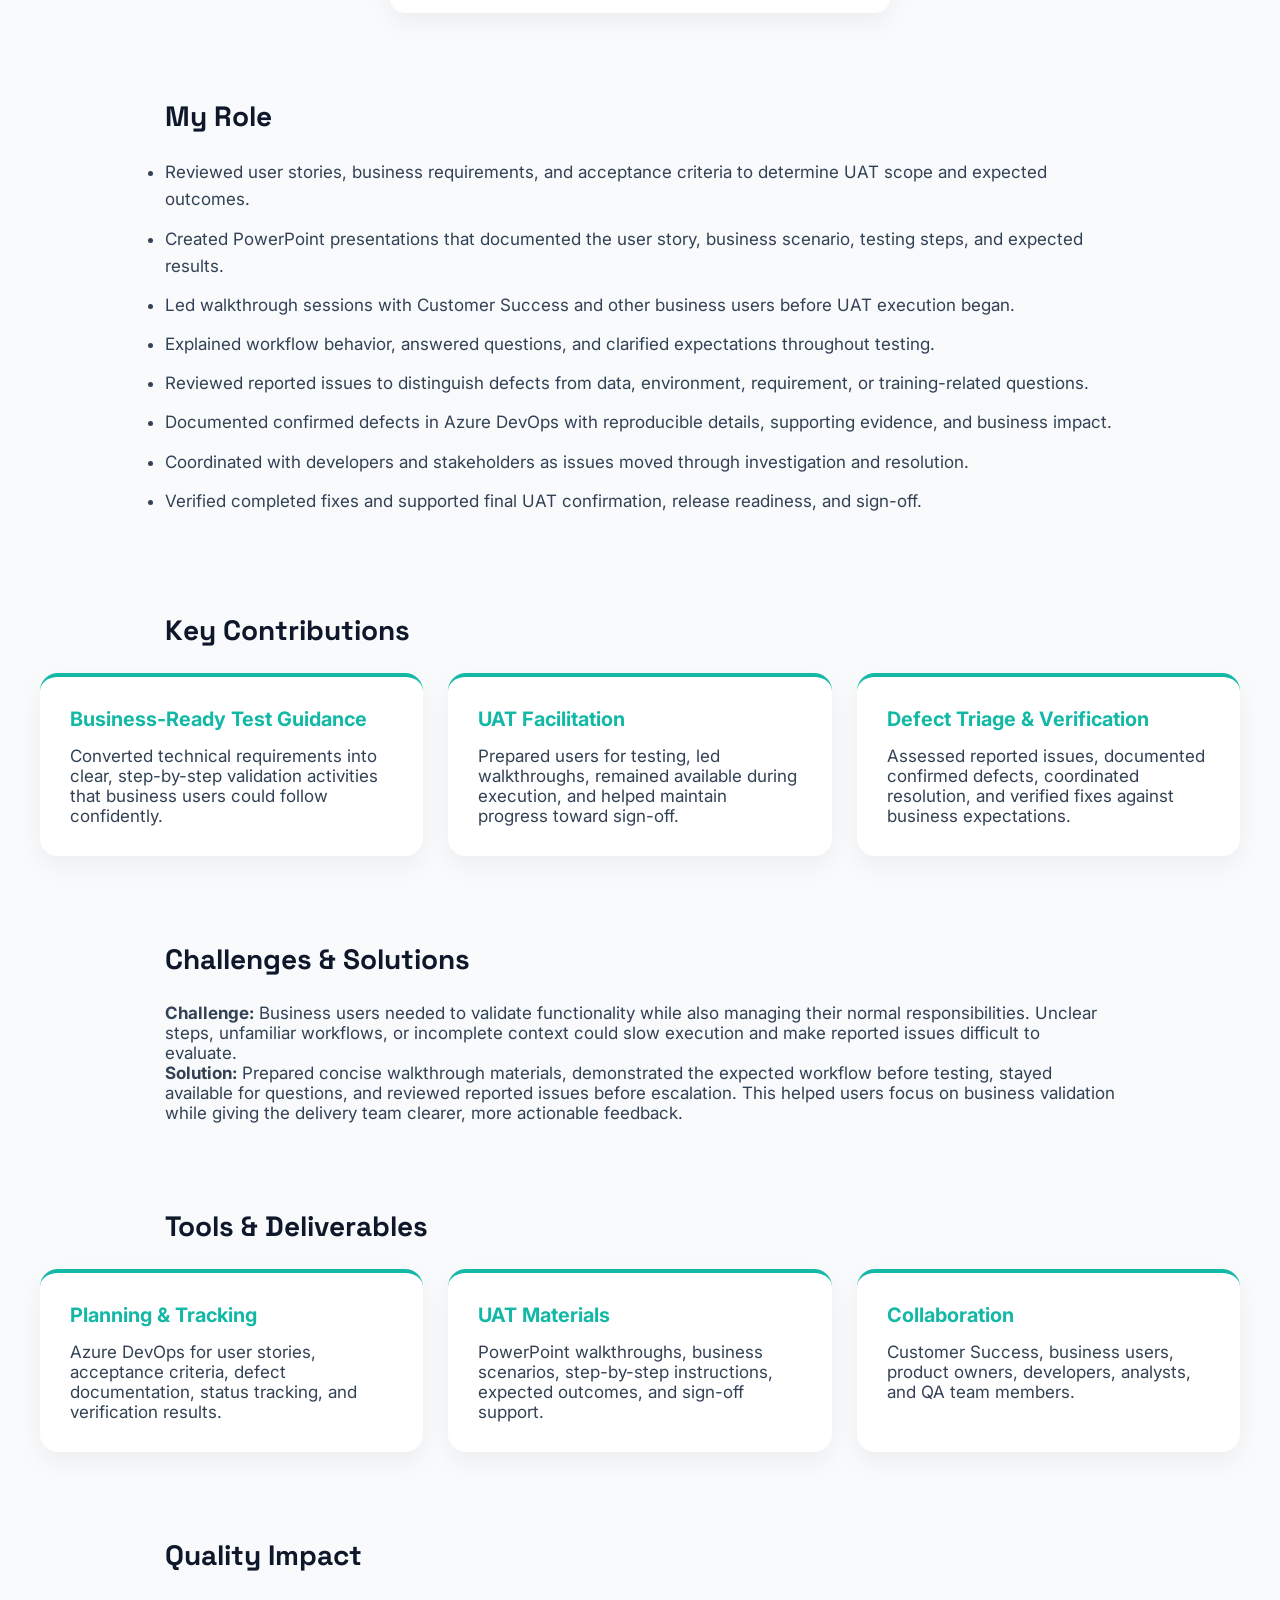
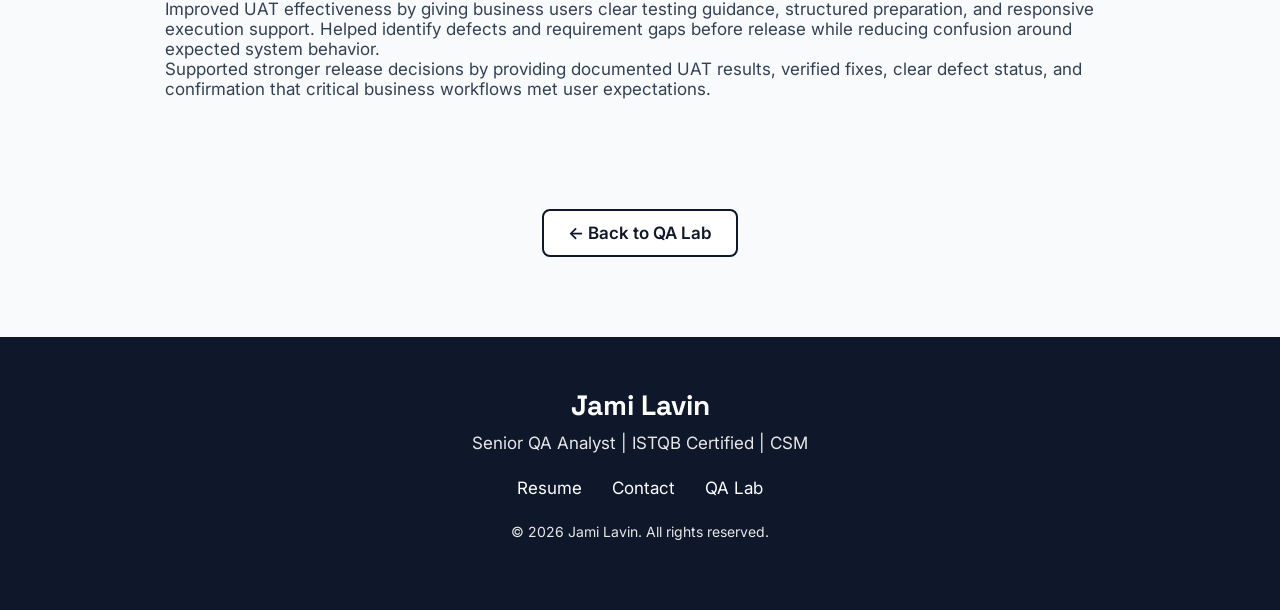
<file: uat-coordination.html>
<!DOCTYPE html>
<html lang="en">
 <head>
  <meta charset="utf-8">
  <meta content="width=device-width, initial-scale=1.0" name="viewport">
  <title>
   UAT Coordination | Jami Lavin
  </title>
  <link href="css/style.css" rel="stylesheet">
  <link href="https://fonts.googleapis.com/css2?family=Inter:wght@400;500;600;700&family=Space+Grotesk:wght@500;600;700&display=swap" rel="stylesheet">
 </head>
 <body>
  <header>
   <nav class="navbar">
    <div class="logo">
     Jami Lavin
     <span>
      Senior QA Analyst
     </span>
    </div>
    <ul class="nav-links">
     <li>
      <a href="index.html">
       Home
      </a>
     </li>
     <li>
      <a href="about.html">
       About
      </a>
     </li>
     <li>
      <a href="experience.html">
       Career
      </a>
     </li>
     <li>
      <a href="qa-lab.html">
       QA Lab
      </a>
     </li>
     <li>
      <a href="resume.html">
       Resume
      </a>
     </li>
     <li>
      <a href="contact.html">
       Contact
      </a>
     </li>
    </ul>
   </nav>
  </header>
  
<main class="page-container case-study-page-container">

    <section class="case-study">

        <div class="section-title">

            <p class="section-label">
                QA CASE STUDY
            </p>

            <h1>
                User Acceptance Testing Coordination
            </h1>

            <p class="case-intro">
                Coordinated business-user validation by preparing structured UAT
                materials, leading walkthroughs, supporting execution, managing
                reported issues, and helping teams reach informed release decisions.
            </p>

        </div>


        <section class="case-section">

            <h2>
                Overview
            </h2>

            <p>
                Coordinated User Acceptance Testing activities for business-facing
                changes by translating requirements into clear validation steps,
                preparing users for execution, and providing support throughout
                testing.
            </p>

            <p>
                The goal was to help business users confirm that delivered
                functionality supported real operational needs while ensuring
                questions, defects, and release risks were documented and addressed
                before sign-off.
            </p>

        </section>


        <section class="case-section">

            <h2>
                UAT Process
            </h2>

            <div class="workflow">

                <div>
                    Review user stories, requirements, and acceptance criteria
                </div>

                <span>↓</span>

                <div>
                    Define business scenarios and expected outcomes
                </div>

                <span>↓</span>

                <div>
                    Prepare UAT presentations and step-by-step materials
                </div>

                <span>↓</span>

                <div>
                    Conduct walkthroughs with business users
                </div>

                <span>↓</span>

                <div>
                    Support execution and clarify questions
                </div>

                <span>↓</span>

                <div>
                    Triage reported issues and document confirmed defects
                </div>

                <span>↓</span>

                <div>
                    Verify fixes, confirm results, and support sign-off
                </div>

            </div>

        </section>


        <section class="case-section">

            <h2>
                My Role
            </h2>

            <ul>

                <li>
                    Reviewed user stories, business requirements, and acceptance
                    criteria to determine UAT scope and expected outcomes.
                </li>

                <li>
                    Created PowerPoint presentations that documented the user story,
                    business scenario, testing steps, and expected results.
                </li>

                <li>
                    Led walkthrough sessions with Customer Success and other business
                    users before UAT execution began.
                </li>

                <li>
                    Explained workflow behavior, answered questions, and clarified
                    expectations throughout testing.
                </li>

                <li>
                    Reviewed reported issues to distinguish defects from data,
                    environment, requirement, or training-related questions.
                </li>

                <li>
                    Documented confirmed defects in Azure DevOps with reproducible
                    details, supporting evidence, and business impact.
                </li>

                <li>
                    Coordinated with developers and stakeholders as issues moved
                    through investigation and resolution.
                </li>

                <li>
                    Verified completed fixes and supported final UAT confirmation,
                    release readiness, and sign-off.
                </li>

            </ul>

        </section>


        <section class="case-section">

            <h2>
                Key Contributions
            </h2>

            <div class="case-grid">

                <div class="case-card">

                    <h3>
                        Business-Ready Test Guidance
                    </h3>

                    <p>
                        Converted technical requirements into clear, step-by-step
                        validation activities that business users could follow
                        confidently.
                    </p>

                </div>


                <div class="case-card">

                    <h3>
                        UAT Facilitation
                    </h3>

                    <p>
                        Prepared users for testing, led walkthroughs, remained
                        available during execution, and helped maintain progress
                        toward sign-off.
                    </p>

                </div>


                <div class="case-card">

                    <h3>
                        Defect Triage & Verification
                    </h3>

                    <p>
                        Assessed reported issues, documented confirmed defects,
                        coordinated resolution, and verified fixes against business
                        expectations.
                    </p>

                </div>

            </div>

        </section>


        <section class="case-section">

            <h2>
                Challenges & Solutions
            </h2>

            <p>
                <strong>Challenge:</strong>
                Business users needed to validate functionality while also managing
                their normal responsibilities. Unclear steps, unfamiliar workflows,
                or incomplete context could slow execution and make reported issues
                difficult to evaluate.
            </p>

            <p>
                <strong>Solution:</strong>
                Prepared concise walkthrough materials, demonstrated the expected
                workflow before testing, stayed available for questions, and reviewed
                reported issues before escalation. This helped users focus on business
                validation while giving the delivery team clearer, more actionable
                feedback.
            </p>

        </section>


        <section class="case-section">

            <h2>
                Tools & Deliverables
            </h2>

            <div class="case-grid">

                <div class="case-card">

                    <h3>
                        Planning & Tracking
                    </h3>

                    <p>
                        Azure DevOps for user stories, acceptance criteria, defect
                        documentation, status tracking, and verification results.
                    </p>

                </div>


                <div class="case-card">

                    <h3>
                        UAT Materials
                    </h3>

                    <p>
                        PowerPoint walkthroughs, business scenarios, step-by-step
                        instructions, expected outcomes, and sign-off support.
                    </p>

                </div>


                <div class="case-card">

                    <h3>
                        Collaboration
                    </h3>

                    <p>
                        Customer Success, business users, product owners, developers,
                        analysts, and QA team members.
                    </p>

                </div>

            </div>

        </section>


        <section class="case-section">

            <h2>
                Quality Impact
            </h2>

            <p>
                Improved UAT effectiveness by giving business users clear testing
                guidance, structured preparation, and responsive execution support.
                Helped identify defects and requirement gaps before release while
                reducing confusion around expected system behavior.
            </p>

            <p>
                Supported stronger release decisions by providing documented UAT
                results, verified fixes, clear defect status, and confirmation that
                critical business workflows met user expectations.
            </p>

        </section>

    </section>


    <div class="hero-buttons">

        <a class="button secondary" href="qa-lab.html">
            ← Back to QA Lab
        </a>

    </div>

</main>

  <footer class="footer">
   <div class="footer-content">
    <h3>
     Jami Lavin
    </h3>
    <p>
     Senior QA Analyst | ISTQB Certified | CSM
    </p>
    <div class="footer-links">
     <a href="resume.html">
      Resume
     </a>
     <a href="contact.html">
      Contact
     </a>
     <a href="qa-lab.html">
      QA Lab
     </a>
    </div>
    <p class="footer-copy">
     &copy; 2026 Jami Lavin. All rights reserved.
    </p>
   </div>
  </footer>
 </body>
</html>
</file>
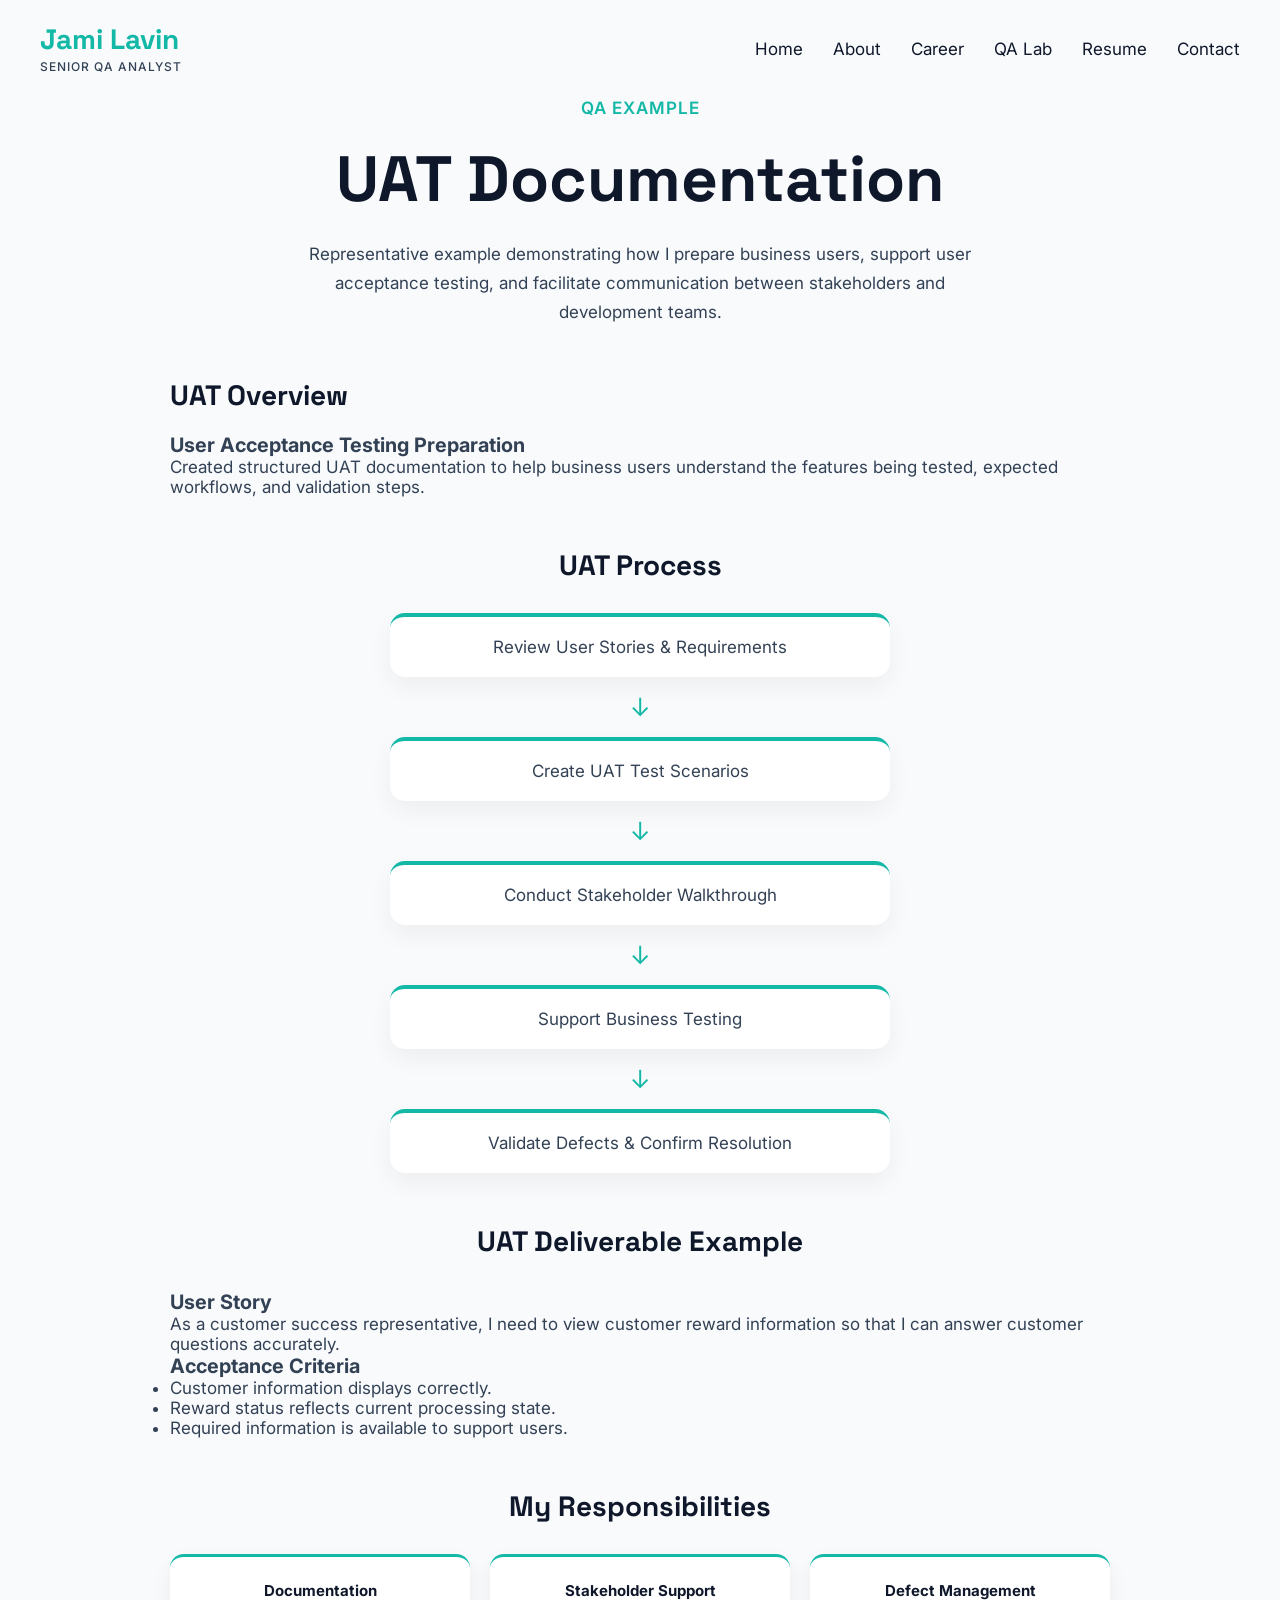
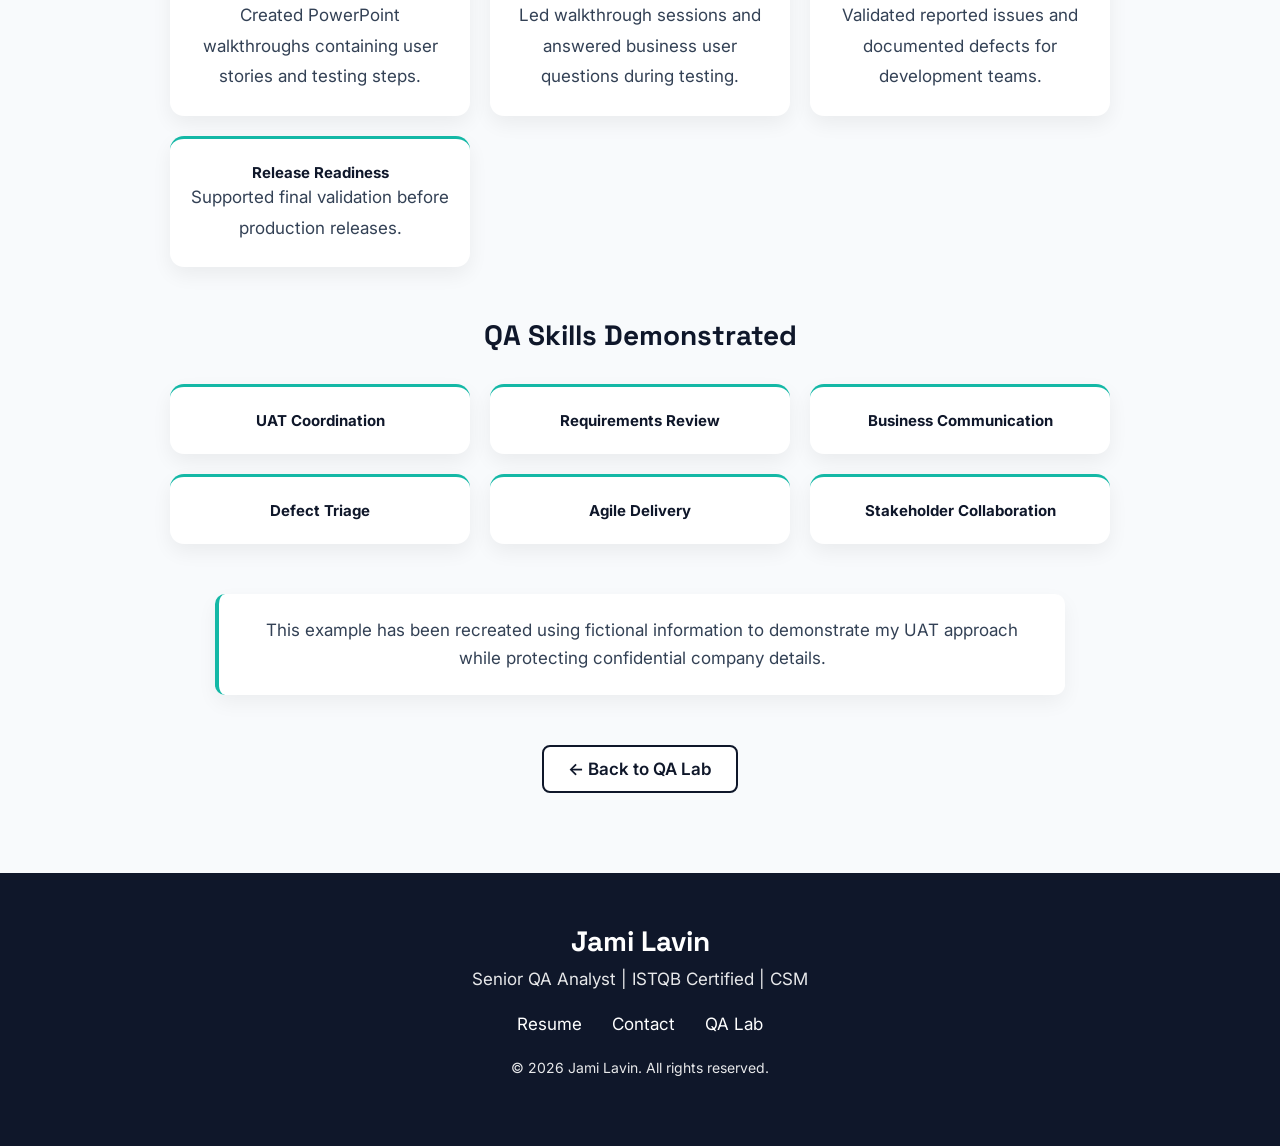
<file: uat-documents.html>
<!DOCTYPE html>
<html lang="en">
 <head>
  <meta charset="utf-8">
  <meta content="width=device-width, initial-scale=1.0" name="viewport">
  <title>
   UAT Documents | Jami Lavin
  </title>
  <link href="css/style.css" rel="stylesheet">
  <link href="https://fonts.googleapis.com/css2?family=Inter:wght@400;500;600;700&family=Space+Grotesk:wght@500;600;700&display=swap" rel="stylesheet">
 </head>
 <body>
  <header>
   <nav class="navbar">
    <div class="logo">
     Jami Lavin
     <span>
      Senior QA Analyst
     </span>
    </div>
    <ul class="nav-links">
     <li>
      <a href="index.html">
       Home
      </a>
     </li>
     <li>
      <a href="about.html">
       About
      </a>
     </li>
     <li>
      <a href="experience.html">
       Career
      </a>
     </li>
     <li>
      <a href="qa-lab.html">
       QA Lab
      </a>
     </li>
     <li>
      <a href="resume.html">
       Resume
      </a>
     </li>
     <li>
      <a href="contact.html">
       Contact
      </a>
     </li>
    </ul>
   </nav>
  </header>
  <main class="page-container">
   <section class="artifact-hero">
    <div class="section-title">
     <p class="section-label">
      QA EXAMPLE
     </p>
     <h1>
      UAT Documentation
     </h1>
     <p class="qa-intro">
      Representative example demonstrating how I prepare business users,
            support user acceptance testing, and facilitate communication between
            stakeholders and development teams.
     </p>
    </div>
   </section>
   <section class="artifact">
    <div class="artifact-card">
     <h2>
      UAT Overview
     </h2>
     <h3>
      User Acceptance Testing Preparation
     </h3>
     <p>
      Created structured UAT documentation to help business users understand
the features being tested, expected workflows, and validation steps.
     </p>
    </div>
   </section>
   <section class="artifact">
    <h2>
     UAT Process
    </h2>
    <div class="workflow">
     <div>
      Review User Stories & Requirements
     </div>
     <span>
      &darr;
     </span>
     <div>
      Create UAT Test Scenarios
     </div>
     <span>
      &darr;
     </span>
     <div>
      Conduct Stakeholder Walkthrough
     </div>
     <span>
      &darr;
     </span>
     <div>
      Support Business Testing
     </div>
     <span>
      &darr;
     </span>
     <div>
      Validate Defects & Confirm Resolution
     </div>
    </div>
   </section>
   <section class="artifact">
    <h2>
     UAT Deliverable Example
    </h2>
    <div class="artifact-card">
     <h3>
      User Story
     </h3>
     <p>
      As a customer success representative, I need to view customer reward information so that I can answer customer questions accurately.
     </p>
     <h3>
      Acceptance Criteria
     </h3>
     <ul>
      <li>
       Customer information displays correctly.
      </li>
      <li>
       Reward status reflects current processing state.
      </li>
      <li>
       Required information is available to support users.
      </li>
     </ul>
    </div>
   </section>
   <section class="artifact">
    <h2>
     My Responsibilities
    </h2>
    <div class="skills-grid">
     <div class="skill-card">
      <h3>
       Documentation
      </h3>
      <p>
       Created PowerPoint walkthroughs containing user stories and testing steps.
      </p>
     </div>
     <div class="skill-card">
      <h3>
       Stakeholder Support
      </h3>
      <p>
       Led walkthrough sessions and answered business user questions during testing.
      </p>
     </div>
     <div class="skill-card">
      <h3>
       Defect Management
      </h3>
      <p>
       Validated reported issues and documented defects for development teams.
      </p>
     </div>
     <div class="skill-card">
      <h3>
       Release Readiness
      </h3>
      <p>
       Supported final validation before production releases.
      </p>
     </div>
    </div>
   </section>
   <section class="artifact">
    <h2>
     QA Skills Demonstrated
    </h2>
    <div class="skills-grid">
     <div class="skill-card">
      <h3>
       UAT Coordination
      </h3>
     </div>
     <div class="skill-card">
      <h3>
       Requirements Review
      </h3>
     </div>
     <div class="skill-card">
      <h3>
       Business Communication
      </h3>
     </div>
     <div class="skill-card">
      <h3>
       Defect Triage
      </h3>
     </div>
     <div class="skill-card">
      <h3>
       Agile Delivery
      </h3>
     </div>
     <div class="skill-card">
      <h3>
       Stakeholder Collaboration
      </h3>
     </div>
    </div>
   </section>
   <section class="artifact">
    <p class="portfolio-note">
     This example has been recreated using fictional information to demonstrate my UAT approach while protecting confidential company details.
    </p>
   </section>
   <div class="hero-buttons">
    <a class="button secondary" href="qa-lab.html">
     &larr; Back to QA Lab
    </a>
   </div>
  </main>
  <footer class="footer">
   <div class="footer-content">
    <h3>
     Jami Lavin
    </h3>
    <p>
     Senior QA Analyst | ISTQB Certified | CSM
    </p>
    <div class="footer-links">
     <a href="resume.html">
      Resume
     </a>
     <a href="contact.html">
      Contact
     </a>
     <a href="qa-lab.html">
      QA Lab
     </a>
    </div>
    <p class="footer-copy">
     &copy; 2026 Jami Lavin. All rights reserved.
    </p>
   </div>
  </footer>
 </body>
</html>
</file>
<file: css/style.css>
/* =========================================================
   Jami Lavin QA Portfolio — Cleaned Stylesheet
   Consolidated duplicate selectors and grouped by purpose.
   Original stylesheet remains unchanged.
========================================================= */

/* =========================================================
   Foundation & Typography
========================================================= */

:root {
    --primary: #0F172A;
    --accent: #14B8A6;
    --highlight: #F97316;
    --background: #F8FAFC;
    --text: #334155;
}

* {
    margin: 0;
    padding: 0;
    box-sizing: border-box;
}

body {
    font-family: "Inter", sans-serif;
    background: var(--background);
    color: var(--text);
    font-size: 17px;
}

h1,
h2 {
    font-family: "Space Grotesk", sans-serif;
}

h1 {
    font-size: 64px;
    color: var(--primary);
    margin-bottom: 15px;
}

h2 {
    font-size: 28px;
    color: var(--primary);
    line-height: 1.3;
    margin-bottom: 20px;
}

table {
    width: 100%;
    border-collapse: collapse;
    background: white;
    border-radius: 15px;
    overflow: hidden;
}

th {
    background: var(--primary);
    color: white;
    text-align: left;
    padding: 18px;
}

td {
    padding: 18px;
    border-bottom: 1px solid #e2e8f0;
}

/* =========================================================
   Header & Navigation
========================================================= */

nav ul {
    display: flex;
    flex-wrap: wrap;
    gap: 20px;
}

.navbar {
    display: flex;
    justify-content: space-between;
    align-items: center;
    padding: 25px 8%;
    flex-wrap: wrap;
}

.logo {
    font-family: "Space Grotesk", sans-serif;
    font-size: 28px;
    font-weight: 700;
    color: var(--accent);
    display: flex;
    flex-direction: column;
    line-height: 1;
}

.logo span {
    font-family: "Inter", sans-serif;
    font-size: 12px;
    font-weight: 500;
    letter-spacing: 1px;
    text-transform: uppercase;
    color: var(--text);
    margin-top: 8px;
}

.nav-links {
    display: flex;
    align-items: center;
    gap: 30px;
    list-style: none;
}

.nav-links a {
    text-decoration: none;
    color: var(--primary);
    font-weight: 400;
}

.defect-header {
    display: flex;
    justify-content: space-between;
    align-items: center;
    margin-bottom: 20px;
}

header {
    flex-wrap: wrap;
}

.nav-links a.active {
    color: var(--accent);
    font-weight: 700;
}

.nav-links a:hover {
    color: var(--accent);
}

/* =========================================================
   Career Page & Shared Container
========================================================= */

.experience-page {
    padding: 90px 8%;
    text-align: center;
}

.experience-card {
    max-width: 850px;
    margin: 40px auto;
    text-align: left;
}

.career-cards {
    margin-top: 40px;
}

.experience-summary {
    margin-top: 45px;
}

.experience-summary h2 {
    margin-bottom: 25px;
}

.career-highlight-content h3 {
    margin-bottom: 8px;
}

.career-highlight-content p {
    margin-bottom: 18px;
    line-height: 1.7;
}

.volunteer-spacer {
    height: 40px;
}

.leadership-section {
    padding-top: 20px;
}

.leadership-section .experience-card {
    max-width: 750px;
    margin: 40px auto;
}

.leadership-section p {
    line-height: 1.8;
}

/* Shared site content width */

.page-container {
    width: min(1200px, calc(100% - 80px));
    margin: 0 auto;
}


/* Career page layout */

.career-page-container .experience-page {
    width: 100%;
    padding: 80px 0;
}

.career-page-container .experience-card,
.career-page-container .leadership-section {
    width: 100%;
    max-width: none;
    margin-left: auto;
    margin-right: auto;
}

.career-page-container .leadership-section {
    padding: 40px 0 80px;
}

.recommendation-section blockquote {
    font-size: 22px;
    line-height: 1.8;
    font-style: italic;
    color: var(--primary);
    border-left: 4px solid var(--accent);
    padding-left: 25px;
    margin-bottom: 30px;
}

.recommendation-author {
    margin-top: 20px;
    color: var(--text);
    line-height: 1.7;
}

/* Recommendation */

.recommendation-section blockquote {
    font-size: 22px;
    line-height: 1.8;
    font-style: italic;
    color: var(--primary);
    border-left: 4px solid var(--accent);
    padding-left: 25px;
    margin-bottom: 30px;
}

.recommendation-author {
    margin-top: 20px;
    color: var(--text);
    line-height: 1.7;
}

.recommendation-section .hero-buttons {
    justify-content: flex-start;
    margin-top: 30px;
}

/* =========================================================
   Shared Cards & Grids
========================================================= */

.skill-card ul {
    margin-top: 15px;
    padding-left: 20px;
}

.skill-card li {
    margin-bottom: 8px;
    line-height: 1.5;
}

.skills-grid {
    display: grid;
    grid-template-columns: repeat(auto-fit, minmax(230px, 1fr));
    gap: 25px;
}

.skill-card {
    background: white;
    padding: 30px;
    border-radius: 16px;
    box-shadow: 0 10px 25px rgba(0,0,0,0.05);
    transition: transform .3s ease;
    border-top: 4px solid var(--accent);
}

.skill-card:hover {
    transform: translateY(-8px);
}

.skill-card h3 {
    color: var(--primary);
    margin-bottom: 15px;
}

.skill-card p {
    line-height: 1.8;
    color: var(--text);
}

/* =========================================================
   Home Page
========================================================= */

.hero {
    min-height: auto;
    display: flex;
    align-items: center;
    justify-content: center;
    gap: 80px;
    max-width: 1400px;
    margin: 0 auto;
    padding: 80px 8% 60px;
}

.hero-content {
    flex: 1;
    max-width: 650px;
}

.hero-image {
    flex: 0 0 340px;
    display: flex;
    justify-content: center;
}

.hero-image img {
    width: 100%;
    max-width: 340px;
    border-radius: 20px;
    border: 4px solid white;
    box-shadow: 0 18px 40px rgba(15,23,42,.15);
}

.description {
    font-weight: 600;
    margin-bottom: 20px;
}

.intro {
    font-size: 18px;
    line-height: 1.7;
    max-width: 650px;
    margin-bottom: 45px;
}

.snapshot {
    background: white;
    text-align: center;
    padding: 90px 8%;
}

.snapshot h2 {
    margin-bottom: 50px;
}

.snapshot-grid {
    display: grid;
    grid-template-columns: repeat(auto-fit, minmax(220px, 1fr));
    gap: 25px;
}

.snapshot-card {
    padding: 35px 25px;
    border-radius: 18px;
    background: var(--background);
    box-shadow: 0 10px 25px rgba(0,0,0,.05);
    transition: .3s ease;
}

.snapshot-card:hover {
    transform: translateY(-6px);
}

.snapshot-card h3 {
    font-size: 42px;
    color: var(--accent);
    margin-bottom: 15px;
}

.snapshot-card p {
    line-height: 1.6;
}

.metric {
    font-family: "Space Grotesk", sans-serif;
    font-size: 40px;
    font-weight: 700;
    color: var(--accent);
    margin-bottom: 15px;
}

.status-ready {
    color: var(--accent);
}

.highlights {
    padding: 80px 8%;
    text-align: center;
}

.highlight-grid {
    display: grid;
    grid-template-columns: repeat(auto-fit, minmax(250px, 1fr));
    gap: 25px;
    margin-top: 40px;
}

.highlight-card {
    background: white;
    padding: 30px;
    border-radius: 18px;
    box-shadow: 0 10px 25px rgba(0,0,0,0.08);
    transition: 0.3s;
}

.highlight-card:hover {
    transform: translateY(-6px);
}

.highlight-card h3 {
    margin-bottom: 15px;
}

.highlight-card p {
    line-height: 1.6;
}

.snapshot-content {
    max-width: 850px;
    margin: auto;
    font-size: 18px;
    line-height: 1.8;
}

.snapshot-content p {
    margin-bottom: 25px;
}

/* =========================================================
   Miscellaneous Shared Styles
========================================================= */

.section-label {
    color: var(--accent);
    font-weight: 600;
    letter-spacing: 1px;
    margin-bottom: 20px;
}

.section-title {
    text-align: center;
    margin-bottom: 50px;
}

.section-title h2 {
    color: var(--primary);
    font-size: 40px;
    margin-top: 10px;
}

.high {
    background: #fee2e2;
    color: #b91c1c;
}

.medium {
    background: #fef3c7;
    color: #92400e;
}

.low {
    background: #dcfce7;
    color: #166534;
}

.step-number {
    width: 38px;
    height: 38px;
    display: flex;
    align-items: center;
    justify-content: center;
    background: var(--primary);
    color: white;
    border-radius: 50%;
    font-weight: 700;
}

.step-content h4 {
    color: var(--primary);
    margin: 0 0 6px;
}

.step-content p {
    margin: 0 0 16px;
    line-height: 1.7;
}

/* =========================================================
   Buttons & Shared Actions
========================================================= */

.hero-buttons {
    gap: 20px;
    margin-top: 45px;
    display: flex;
    justify-content: center;
    margin: 35px 0 60px;
}

.resume-download {
    display: flex;
    justify-content: center;
    margin: 40px 0 60px;
}

.button:hover {
    opacity: 0.85;
    background: white;
    color: var(--primary);
    border: 2px solid var(--primary);
}

.button.secondary:hover {
    background: var(--primary);
    color: white;
}

.hero-buttons .button.secondary {
    display: inline-block;
    padding: 12px 24px;
    border: 2px solid var(--primary);
    border-radius: 8px;
    color: var(--primary);
    text-decoration: none;
    font-weight: 600;
    background: white;
}

.hero-buttons .button.secondary:hover {
    background: var(--primary);
    color: white;
}

.button {
    display: inline-block;
    padding: 14px 28px;
    border-radius: 30px;
    text-decoration: none;
    font-weight: 600;
    background: var(--primary);
    color: white;
    border: 2px solid var(--primary);
    transition: all .3s ease;
}

.button.secondary {
    background: white;
    color: var(--primary);
    border: 2px solid var(--primary);
}

.qa-card .button,
.project-card .button {
    margin-top: 25px;
}

/* =========================================================
   About Page
========================================================= */

.about,
.skills {
    padding: 80px 0;
}

.about-content {
    width: 100%;
    margin: 0 auto;
    display: flex;
    align-items: center;
    gap: 60px;
    font-size: 18px;
    line-height: 1.8;
}

.about-content p {
    margin-bottom: 25px;
}

.about-image {
    flex: 0 0 340px;
    display: flex;
    justify-content: center;
}

.about-image img {
    width: 100%;
    max-width: 340px;
    border-radius: 20px;
    border: 4px solid white;
    box-shadow: 0 18px 40px rgba(15,23,42,.15);
}

.about-text {
    flex: 1;
}

.quality-approach {
    padding: 20px 8% 90px;
    padding-top: 10px;
}

.about-intro {
    padding-bottom: 25px;
}

/* =========================================================
   QA Lab
========================================================= */

.project-card h3,
.skill-card h3 {
    color: var(--accent);
}

.qa-lab {
    padding: 90px 8%;
}

.qa-intro {
    max-width: 700px;
    margin: 20px auto;
    line-height: 1.7;
}

.qa-dashboard {
    display: grid;
    grid-template-columns: repeat(auto-fit,minmax(240px,1fr));
    gap: 25px;
    margin-top: 50px;
}

.qa-card {
    background: white;
    padding: 30px;
    border-radius: 18px;
    box-shadow: 0 10px 25px rgba(0,0,0,.05);
    transition: .3s;
    border-top: 4px solid var(--accent);
}

.qa-card:hover {
    transform: translateY(-8px);
}

.qa-card h3 {
    color: var(--accent);
    margin-bottom: 20px;
}

.projects {
    padding: 90px 8%;
}

.project-grid {
    display: grid;
    grid-template-columns: repeat(auto-fit,minmax(300px,1fr));
    gap: 30px;
}

.project-card {
    background: white;
    padding: 30px;
    border-radius: 18px;
    box-shadow: 0 10px 25px rgba(0,0,0,.05);
    border-top: 4px solid var(--accent);
}

.project-card h3 {
    color: var(--primary);
    margin-bottom: 20px;
}

.project-card h4 {
    margin-top: 20px;
    margin-bottom: 10px;
}

.project-card li {
    margin-left: 20px;
    margin-bottom: 8px;
}

.project-card p {
    line-height: 1.7;
    margin-bottom: 15px;
}

.qa-lab h2::after,
.projects h2::after,
.qa-artifacts h2::after,
.skills h2::after {
    content: "";
    display: block;
    width: 60px;
    height: 4px;
    background: var(--accent);
    margin: 15px auto;
    border-radius: 10px;
}

.qa-card h3,
.project-card h3,
.skill-card h3 {
    color: var(--accent);
}

.qa-card,
.project-card,
.skill-card {
    border-top: 4px solid var(--accent);
}

.qa-process {
    max-width: 900px;
    margin: 0 auto;
}

.process-step {
    display: flex;
    gap: 25px;
    align-items: flex-start;
    margin-bottom: 35px;
}

.process-step span {
    font-family: "Space Grotesk", sans-serif;
    font-size: 32px;
    font-weight: 700;
    color: var(--accent);
}

.process-step h3 {
    color: var(--primary);
    margin-bottom: 10px;
}

.process-step p {
    line-height: 1.7;
}

/* QA Lab page layout */

.qa-lab-page-container {
    padding-top: 70px;
    padding-bottom: 90px;
}

.qa-lab-hero {
    text-align: center;
}

.qa-lab-section {
    width: 100%;
    margin-top: 50px;
    padding: 0;
}

.qa-lab-section .section-title {
    margin-bottom: 40px;
}

.qa-lab-page-container .project-grid {
    width: 100%;
    max-width: 1150px;
    margin-left: auto;
    margin-right: auto;
}

.qa-lab-page-container .qa-dashboard,
.qa-lab-page-container .skills-grid {
    width: 100%;
    max-width: 1050px;
    margin-left: auto;
    margin-right: auto;
}

.qa-lab-page-container .skill-card {
    padding: 28px 30px;
}

@media (min-width: 1000px) {

    .qa-lab-page-container .project-grid {
        grid-template-columns: repeat(3, 1fr);
    }

.qa-lab-page-container .qa-dashboard {
    grid-template-columns: repeat(3, 1fr);
}

.qa-lab-page-container .skills-grid {
    grid-template-columns: repeat(2, 1fr);
}
    }


/* =========================================================
   Footer
========================================================= */

footer {
    background: var(--primary);
    color: white;
    padding: 60px 8%;
    text-align: center;
}

.footer-content h3 {
    font-size: 28px;
    margin-bottom: 15px;
}

.footer-content p {
    opacity: .9;
    margin-bottom: 25px;
}

.footer-links {
    margin-bottom: 30px;
    flex-wrap: wrap;
    display: flex;
    justify-content: center;
    gap: 30px;
    margin: 25px 0;
}

.footer-links a {
    transition: .3s;
    color: white;
    text-decoration: none;
}

.footer-links a:hover {
    color: var(--accent);
}

.footer-copy {
    font-size: 14px;
    opacity: .8;
}

.footer {
    background: var(--primary);
    color: white;
    padding: 50px 8%;
    text-align: center;
    margin-top: 80px;
}

.footer h3 {
    font-family: "Space Grotesk", sans-serif;
    font-size: 28px;
    margin-bottom: 10px;
}

.footer p {
    margin-bottom: 20px;
}

/* =========================================================
   Test Cases
========================================================= */

.test-cases {
    padding: 40px 8%;
}

.test-cases .test-case {
    max-width: 900px;
    margin: 0 auto 20px;
}

.badge.regression {
    background: #E0E7FF;
    color: #3730A3;
}

.badge.uat {
    background: #CCFBF1;
    color: #0F766E;
}

.table-container {
    overflow-x: auto;
}

.passed {
    color: var(--accent);
    font-weight: 700;
}

.test-plan,
.traceability {
    padding: 90px 8%;
}

.test-work-item {
    background: white;
    max-width: 1000px;
    margin: 30px auto;
    padding: 28px 34px;
    border-radius: 16px;
    box-shadow: 0 10px 25px rgba(0, 0, 0, 0.08);
}

.test-title {
    display: flex;
    justify-content: space-between;
    align-items: center;
    gap: 20px;
    cursor: pointer;
    list-style: none;
}

.test-title::-webkit-details-marker {
    display: none;
}

.test-title::after {
    content: "▾";
    font-size: 20px;
    font-weight: 700;
    color: var(--primary);
    margin-left: 16px;
}

.test-work-item[open] .test-title::after {
    content: "▴";
}

.test-info {
    flex: 1;
}

.test-id {
    margin: 0 0 6px;
    font-weight: 700;
    color: var(--primary);
}

.test-info h2 {
    margin: 0;
    color: var(--primary);
    font-size: 22px;
}

.test-status {
    display: flex;
    align-items: center;
    gap: 10px;
    margin-left: auto;
}

.test-summary-grid {
    display: grid;
    grid-template-columns: repeat(3, 1fr);
    gap: 20px;
    background: #f8fafc;
    padding: 24px;
    margin: 25px 0;
    border-radius: 12px;
}

.test-summary-grid strong {
    color: var(--primary);
}

.test-summary-grid p {
    margin-top: 6px;
}

.test-section {
    margin-top: 30px;
}

.test-section h3 {
    color: var(--primary);
    margin-bottom: 12px;
}

.test-section ul {
    padding-left: 22px;
}

.test-section li {
    margin-bottom: 8px;
}

.test-step {
    display: grid;
    grid-template-columns: 48px 1fr;
    gap: 18px;
    padding: 20px 0;
    border-bottom: 1px solid #e2e8f0;
}

.test-case {
    background: white;
    border-radius: 18px;
    margin-bottom: 25px;
    box-shadow: 0 10px 25px rgba(0,0,0,.05);
    overflow: hidden;
}

.test-case summary::-webkit-details-marker {
    display: none;
}

.test-case summary {
    padding: 22px 30px;
    cursor: pointer;
    font-weight: 700;
    color: var(--primary);
    list-style: none;
    font-size: 18px;
    min-height: 70px;
    display: flex;
    align-items: center;
    justify-content: space-between;
}

.test-case[open] summary::after {
    content: "−";
}

.test-content {
    padding: 0 30px 30px;
}

.test-content table {
    margin-top: 20px;
    margin-bottom: 25px;
}

.badge {
    padding: 6px 14px;
    border-radius: 20px;
    font-size: 13px;
    font-weight: 600;
}

.test-case[open] summary {
    border-bottom: 1px solid #e2e8f0;
}

.functional {
    background: #dcfce7;
    color: #166534;
}

.regression {
    background: #dbeafe;
    color: #1d4ed8;
}

.integration {
    background: #ede9fe;
    color: #6d28d9;
}

.negative {
    background: #fef3c7;
    color: #92400e;
}

/* =========================================================
   Defect Reports
========================================================= */

.defects {
    padding: 90px 8%;
}

.defect-grid {
    display: grid;
    grid-template-columns: repeat(auto-fit,minmax(300px,1fr));
    gap: 30px;
}

.defect-card {
    background: white;
    padding: 30px;
    border-radius: 18px;
    box-shadow: 0 10px 25px rgba(0,0,0,.05);
    transition: .3s;
}

.defect-card:hover {
    transform: translateY(-8px);
}

.bug-id {
    font-weight: 700;
    color: var(--primary);
    margin-bottom: 10px;
}

.severity {
    padding: 6px 12px;
    border-radius: 20px;
    font-size: 12px;
    font-weight: 700;
}

.defect-card h3 {
    margin-bottom: 15px;
    color: var(--primary);
}

.defect-card h4 {
    margin-top: 20px;
    margin-bottom: 10px;
}

.defect-card li {
    margin-left: 20px;
    margin-bottom: 5px;
}

.defect-card p {
    line-height: 1.6;
    margin-top: 12px;
}

.defect-work-item {
    background: white;
    border-radius: 16px;
    padding: 40px;
    margin: 40px auto;
    max-width: 1000px;
    box-shadow: 0 10px 25px rgba(0,0,0,.08);
}

.defect-title {
    display: flex;
    justify-content: space-between;
    align-items: center;
    cursor: pointer;
    list-style: none;
    padding: 10px 0;
}

.defect-title::-webkit-details-marker {
    display: none;
}

.defect-info h2 {
    margin: 4px 0 0;
    color: var(--primary);
}

.defect-info p {
    margin: 0;
}

.defect-title::after {
    content: "▾";
    font-size: 20px;
    font-weight: 700;
    color: var(--primary);
    margin-left: 16px;
}

.defect-work-item[open] .defect-title::after {
    content: "▴";
}

.artifact {
    max-width: 1000px;
    margin: 50px auto;
    padding: 0 30px;
}

.artifact > h2 {
    text-align: center;
    color: var(--primary);
    margin-bottom: 30px;
}

.artifact .skills-grid {
    display: grid;
    grid-template-columns: repeat(3, 1fr);
    gap: 20px;
}

.artifact .skill-card {
    background: white;
    padding: 24px 20px;
    border-radius: 14px;
    border-top: 3px solid var(--accent);
    box-shadow: 0 8px 20px rgba(0, 0, 0, 0.06);
    text-align: center;
}

.artifact .skill-card h3 {
    margin: 0;
    font-size: 15px;
    color: var(--primary);
}

.portfolio-note {
    max-width: 850px;
    margin: 0 auto;
    padding: 22px 26px;
    background: white;
    border-left: 4px solid var(--accent);
    border-radius: 10px;
    line-height: 1.7;
    text-align: center;
    box-shadow: 0 8px 20px rgba(0, 0, 0, 0.05);
}

.defect-status {
    display: flex;
    gap: 10px;
    flex-wrap: wrap;
}

.state {
    background: #dcfce7;
    color: #166534;
    padding: 6px 12px;
    border-radius: 20px;
    font-size: 12px;
    font-weight: 700;
}

.work-item-grid {
    display: grid;
    grid-template-columns: repeat(auto-fit,minmax(200px,1fr));
    gap: 20px;
    background: #f8fafc;
    padding: 25px;
    margin: 25px 0;
}

.work-item-grid strong {
    color: var(--primary);
}

.defect-section {
    margin-top: 30px;
}

.defect-section h3 {
    color: var(--primary);
    margin-bottom: 10px;
}

.defect-section li {
    margin-bottom: 8px;
}

.defect-overview {
    max-width: 1000px;
    margin: 40px auto;
    padding: 20px 8%;
    text-align: center;
}

.defect-summary-card {
    background: white;
    max-width: 1000px;
    margin: auto;
    padding: 40px;
    border-radius: 16px;
    box-shadow: 0 10px 25px rgba(0,0,0,.08);
    text-align: center;
}

.defect-summary-card h2 {
    color: var(--primary);
    margin-bottom: 20px;
}

.defect-summary-card p {
    line-height: 1.7;
}

.defect-summary-grid {
    display: grid;
    grid-template-columns: repeat(3,1fr);
    gap: 25px;
    margin: 30px 0;
}

.defect-summary-grid div {
    background: #f8fafc;
    padding: 20px;
    border-radius: 12px;
    text-align: center;
}

.defect-overview h2 {
    color: var(--primary);
    margin-bottom: 15px;
}

.defect-overview > p {
    max-width: 800px;
    margin: 0 auto;
    line-height: 1.7;
}

.defect-overview ul {
    display: inline-block;
    text-align: left;
    margin-top: 15px;
}

.defect-summary-grid strong {
    display: block;
    color: var(--primary);
    margin-bottom: 8px;
}

/* =========================================================
   Supporting QA Artifacts
========================================================= */

.plan-grid {
    display: grid;
    grid-template-columns: repeat(auto-fit,minmax(250px,1fr));
    gap: 25px;
}

.plan-card {
    background: white;
    padding: 30px;
    border-radius: 18px;
    box-shadow: 0 10px 25px rgba(0,0,0,.05);
}

.plan-card h3 {
    color: var(--primary);
    margin-bottom: 15px;
}

.plan-card p {
    line-height: 1.7;
}

.api-testing {
    padding: 90px 8%;
}

.api-grid {
    display: grid;
    grid-template-columns: repeat(auto-fit,minmax(280px,1fr));
    gap: 25px;
}

.api-card {
    background: white;
    padding: 30px;
    border-radius: 18px;
    box-shadow: 0 10px 25px rgba(0,0,0,.05);
}

.api-card h3 {
    color: var(--primary);
    margin-bottom: 20px;
}

.api-card p {
    line-height: 1.7;
    margin-bottom: 15px;
}

.api-status {
    display: inline-block;
    margin-top: 15px;
    color: var(--accent);
    font-weight: 700;
}

/* =========================================================
   Case Studies
========================================================= */

.case-study {
    padding: 90px 8%;
}

.case-intro {
    max-width: 750px;
    margin: 25px auto;
    font-size: 20px;
    line-height: 1.7;
}

.case-section {
    max-width: 1100px;
    margin: 60px auto;
    padding: 40px 8%;
}

.case-section h2 {
    margin-bottom: 25px;
    color: var(--primary);
}

.case-section li {
    margin-bottom: 12px;
    line-height: 1.6;
}

.workflow {
    display: grid;
    gap: 15px;
    max-width: 500px;
    margin: auto;
    text-align: center;
}

.workflow div {
    background: white;
    padding: 20px;
    border-radius: 15px;
    border-top: 4px solid var(--accent);
    box-shadow: 0 10px 25px rgba(0,0,0,.05);
}

.workflow span {
    color: var(--accent);
    font-size: 25px;
}

.case-grid {
    display: grid;
    grid-template-columns: repeat(auto-fit,minmax(250px,1fr));
    gap: 25px;
}

.case-card {
    background: white;
    padding: 30px;
    border-radius: 18px;
    border-top: 4px solid var(--accent);
    box-shadow: 0 10px 25px rgba(0,0,0,.05);
}

.case-card h3 {
    color: var(--accent);
    margin-bottom: 15px;
}

/* =========================================================
   Resume & Contact
========================================================= */

.contact {
    padding: 90px 8%;
}

.contact-card {
    max-width: 600px;
    margin: 40px auto;
    background: white;
    padding: 40px;
    border-radius: 18px;
    box-shadow: 0 10px 25px rgba(0,0,0,.08);
    text-align: center;
}

.contact-card h2 {
    color: var(--primary);
    margin-bottom: 15px;
}

.contact-links {
    display: flex;
    justify-content: center;
    gap: 25px;
    flex-wrap: wrap;
    margin-top: 30px;
}

.contact-links a {
    text-decoration: none;
    color: var(--primary);
    font-weight: 600;
}

.contact-links a:hover {
    color: var(--accent);
}

.resume-page-container {
    padding-top: 70px;
    padding-bottom: 90px;
}

.resume-header {
    text-align: center;
}

.resume-header .section-title {
    margin-bottom: 20px;
}

.resume-summary-section,
.resume-section {
    width: 100%;
    max-width: 1100px;
    margin: 70px auto 0;
}

.resume-summary-section h2,
.resume-section > h2 {
    text-align: center;
    margin-bottom: 30px;
}

.resume-summary {
    max-width: 850px;
    margin: 0 auto;
    padding: 30px 35px;
    background: white;
    border-left: 4px solid var(--accent);
    border-radius: 12px;
    box-shadow: 0 8px 22px rgba(0, 0, 0, 0.06);
    font-size: 18px;
    line-height: 1.8;
    text-align: left;
}

.resume-skills-grid {
    grid-template-columns: repeat(2, 1fr);
}

.resume-section p,
.resume-section li {
    font-size: 18px;
    line-height: 1.7;
}

.resume-highlights {
    max-width: 900px;
}

.resume-highlights ul {
    background: white;
    padding: 35px 45px 35px 65px;
    border-radius: 16px;
    box-shadow: 0 10px 25px rgba(0, 0, 0, 0.06);
}

.resume-highlights li {
    margin-bottom: 14px;
}

.resume-highlights li:last-child {
    margin-bottom: 0;
}

/* =========================================================
   Responsive Styles
========================================================= */

@media (max-width: 768px) {

    .artifact .skills-grid {
        grid-template-columns: 1fr;
    }

    .artifact {
        padding: 0 20px;
    }

    .test-title {
        align-items: flex-start;
        flex-wrap: wrap;
    }

    .test-status {
        width: 100%;
        margin-left: 0;
    }

    .test-summary-grid {
        grid-template-columns: 1fr;
    }

    .test-step {
        grid-template-columns: 1fr;
    }

    .defect-summary-grid {
        grid-template-columns: 1fr;
    }

    .navbar {
        flex-direction: column;
        gap: 18px;
    }

    .nav-links {
        flex-direction: row;
        flex-wrap: wrap;
        justify-content: center;
        width: 100%;
        gap: 12px 20px;
        text-align: center;
    }

    body {
        font-size: 16px;
    }

    .nav-links a {
        font-size: 15px;
    }

    .hero {
        flex-direction: column-reverse;
        text-align: center;
        gap: 40px;
        padding: 60px 8%;
    }

    .hero-content {
        max-width: 100%;
    }

    .hero-image {
        flex: none;
    }

    .hero-image img {
        width: 260px;
    }

    .hero-buttons {
        justify-content: center;
        flex-wrap: wrap;
    }

    .about-content {
        flex-direction: column;
        gap: 35px;
    }

    .about-image {
        flex: none;
    }

    .about-image img {
        max-width: 280px;
    }
/*qa lab*/
    .qa-lab-page-container {
    padding-top: 50px;
    padding-bottom: 60px;
}

.qa-lab-section {
    margin-top: 50px;
}

.qa-lab-page-container .project-grid,
.qa-lab-page-container .qa-dashboard,
.qa-lab-page-container .skills-grid {
    grid-template-columns: 1fr;
}
/*resume*/
    .resume-page-container {
        padding-top: 50px;
        padding-bottom: 60px;
    }

    .resume-summary-section,
    .resume-section {
        margin-top: 50px;
    }

    .resume-summary {
        padding: 25px;
    }

    .resume-skills-grid {
        grid-template-columns: 1fr;
    }

    .resume-highlights ul {
        padding: 28px 28px 28px 48px;
    }
}

@media (min-width: 1000px) {

    .experience-card {
        max-width: 1100px;
    }

    .career-cards {
        max-width: 1100px;
        margin: 50px auto 0;
    }

    .career-cards .skills-grid {
        grid-template-columns: repeat(3, 1fr);
    }

    .case-grid {
        grid-template-columns: repeat(3, 1fr);
    }

    .case-study {
        padding-left: 5%;
        padding-right: 5%;
    }

    .case-section {
        max-width: 1200px;
        padding-left: 0;
        padding-right: 0;
    }
}




/* =========================================================
   Unified Page Layout System
   Keeps every interior page aligned to the same desktop width
   while preserving readable component widths and mobile flow.
========================================================= */

:root {
    --content-width: 1200px;
    --content-gutter: 40px;
    --section-space: 80px;
}

.page-container {
    width: min(var(--content-width), calc(100% - (var(--content-gutter) * 2)));
    margin: 0 auto;
}

.page-container > section {
    width: 100%;
}

/* About */
.about-page-container > .about {
    padding: var(--section-space) 0;
}

.about-page-container > .about-intro {
    padding-bottom: 35px;
}

.about-page-container > .quality-approach {
    padding-top: 35px;
}

.about-page-container .about-content {
    width: 100%;
    max-width: none;
}

/* Career */
.career-page-container > .experience-page {
    width: 100%;
    padding: var(--section-space) 0;
}

.career-page-container > .leadership-section {
    padding-top: 35px;
}

.career-page-container .experience-card,
.career-page-container .career-cards,
.career-page-container .leadership-section {
    width: 100%;
    max-width: none;
}

.career-page-container .section-title > p:not(.section-label) {
    max-width: 900px;
    margin-left: auto;
    margin-right: auto;
    line-height: 1.8;
}

.career-page-container .volunteer-role,
.career-page-container .leadership-section > h3,
.career-page-container .leadership-section > p {
    max-width: 950px;
    margin-left: auto;
    margin-right: auto;
    text-align: left;
}

/* QA Lab */
.qa-lab-page-container > section {
    padding-left: 0;
    padding-right: 0;
}

.qa-lab-page-container > .qa-lab-hero,
.qa-lab-page-container > .qa-approach,
.qa-lab-page-container > .projects,
.qa-lab-page-container > .qa-artifacts,
.qa-lab-page-container > .skills {
    padding-top: var(--section-space);
    padding-bottom: var(--section-space);
}

/* Resume */
.resume-page-container > .resume {
    padding: var(--section-space) 0 35px;
}

.resume-page-container .resume-section {
    width: 100%;
    max-width: 1000px;
    padding: 45px 0;
    margin: 0 auto;
}

.resume-page-container .resume-summary {
    max-width: 850px;
}

/* Contact */
.contact-page-container > .contact {
    padding: var(--section-space) 0;
}

/* Case studies */
.case-study-page-container > .case-study {
    padding: var(--section-space) 0 35px;
}

.case-study-page-container .case-section {
    width: 100%;
    max-width: none;
    margin: 45px auto;
    padding: 20px 0;
}

.case-study-page-container .case-section > p,
.case-study-page-container .case-section > ul {
    max-width: 950px;
}

.case-study-page-container .case-section > p,
.case-study-page-container .case-section > ul,
.case-study-page-container .case-section > h2 {
    margin-left: auto;
    margin-right: auto;
}

.case-study-page-container .case-section > h2 {
    max-width: 950px;
}

.case-study-page-container .case-grid {
    width: 100%;
}

.case-study-page-container > .hero-buttons {
    margin-top: 10px;
}

/* Test cases and defects */
.test-page-container > .artifact-hero,
.defect-page-container > .artifact-hero {
    padding: var(--section-space) 0 35px;
}

.test-page-container > .test-cases {
    padding: 25px 0 45px;
}

.test-page-container > .case-section {
    width: 100%;
    max-width: 1000px;
    padding-left: 0;
    padding-right: 0;
}

.defect-page-container > .defect-overview {
    width: 100%;
    max-width: 1000px;
}

.defect-page-container > .defect-work-item,
.test-page-container .test-work-item {
    width: 100%;
    max-width: 1000px;
}

/* Artifact pages that use the general page container */
.page-container > .artifact-hero {
    width: 100%;
}

/* Consistent navigation width on large screens */
.navbar {
    width: min(1400px, calc(100% - 80px));
    margin: 0 auto;
    padding-left: 0;
    padding-right: 0;
}

@media (max-width: 768px) {
    :root {
        --content-gutter: 20px;
        --section-space: 60px;
    }

    h1 {
        font-size: 42px;
        line-height: 1.1;
    }

    h2 {
        font-size: 26px;
    }

    .navbar {
        width: calc(100% - 40px);
    }

    .page-container {
        width: calc(100% - 40px);
    }

    .about-page-container > .about-intro,
    .about-page-container > .quality-approach,
    .career-page-container > .leadership-section {
        padding-top: 30px;
        padding-bottom: 50px;
    }

    .case-study-page-container .case-section {
        margin: 25px auto;
        padding: 15px 0;
    }

    .case-study-page-container .case-grid,
    .career-page-container .career-cards .skills-grid {
        grid-template-columns: 1fr;
    }
}
</file>
